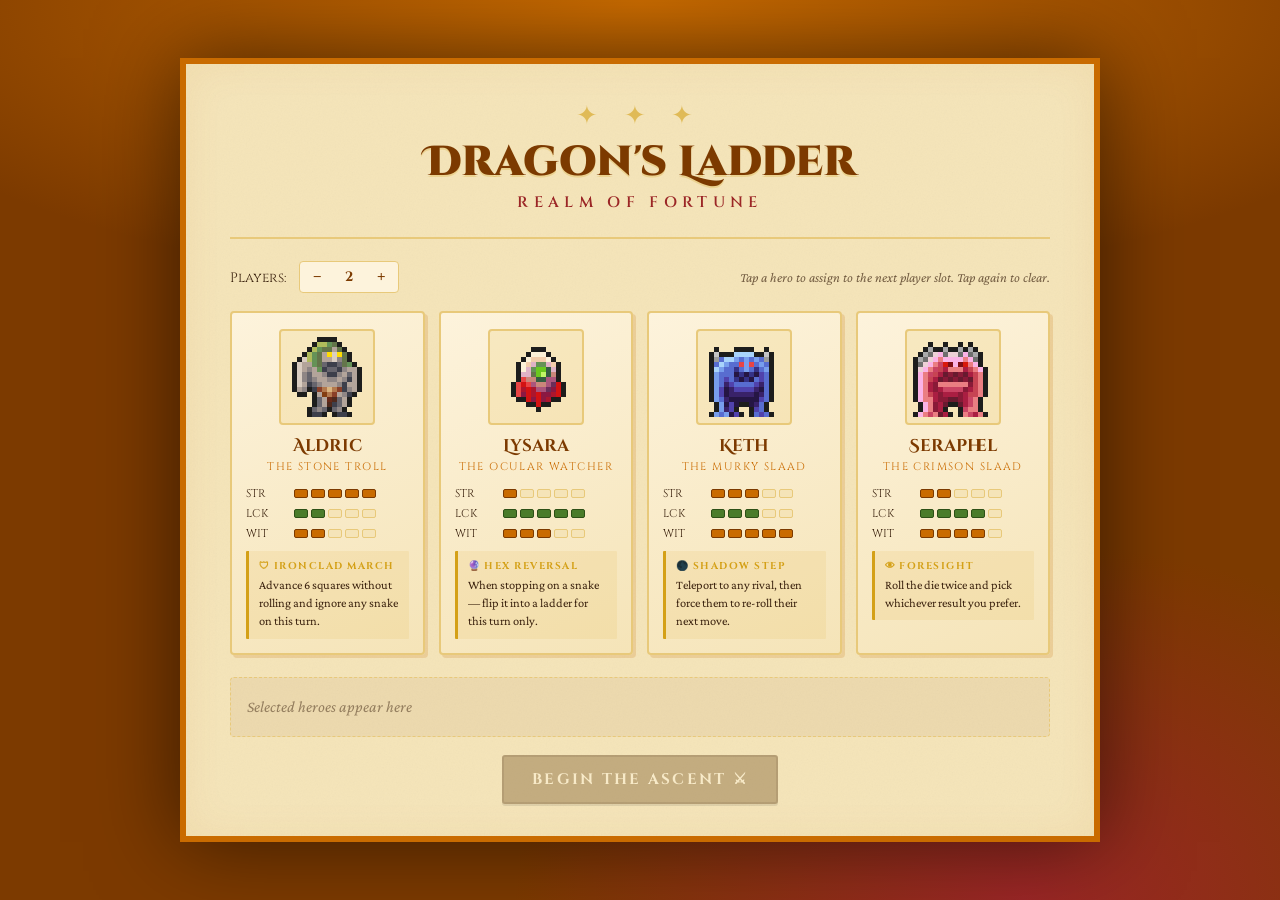
<file: index.html>
<!DOCTYPE html>
<html lang="en">
<head>
<meta charset="UTF-8">
<meta name="viewport" content="width=device-width, initial-scale=1.0">
<title>Dragon's Ladder — Realm of Fortune</title>
<link href="https://fonts.googleapis.com/css2?family=Cinzel+Decorative:wght@700;900&family=Cinzel:wght@400;600;700&family=Crimson+Pro:ital,wght@0,400;0,600;1,400&display=swap" rel="stylesheet">
<link rel="stylesheet" href="game.css">
</head>
<body>

<!-- ============ CHARACTER SELECT ============ -->
<div id="screen-select" class="screen active">
  <div class="select-frame">
    <div class="select-header">
      <span class="ornament">✦ ✦ ✦</span>
      <h1>Dragon's Ladder</h1>
      <h2>Realm of Fortune</h2>
    </div>

    <div class="select-meta">
      <label>Players:
        <span class="count-ctrl">
          <button data-count="-">−</button>
          <span id="player-count">2</span>
          <button data-count="+">+</button>
        </span>
      </label>
      <span class="hint">Tap a hero to assign to the next player slot. Tap again to clear.</span>
    </div>

    <div class="char-grid" id="char-grid"></div>

    <div class="select-roster" id="select-roster"></div>

    <button id="start-game" class="btn-primary" disabled>Begin the Ascent ⚔</button>
  </div>
</div>

<!-- ============ GAME ============ -->
<div id="screen-game" class="screen">

  <div class="game-layout">

    <!-- BOARD -->
    <div class="board-wrap">
      <div class="board-frame">
        <div class="board" id="board"></div>
        <svg class="board-overlay" id="overlay" viewBox="0 0 1000 1000" preserveAspectRatio="none"></svg>
        <div class="tokens" id="tokens"></div>
      </div>
      <div class="board-legend-row">
        <div class="lg"><span class="dot" style="background:#C8A14A;"></span>Plains</div>
        <div class="lg"><span class="dot" style="background:#4A7C2A;"></span>Forest</div>
        <div class="lg"><span class="dot" style="background:#9B2626;"></span>Peak</div>
        <div class="lg"><span class="dot" style="background:#5C4A9C;"></span>Sky</div>
        <div class="lg lg-sym"><span class="sym">⚡</span>Fortune</div>
        <div class="lg lg-sym"><span class="sym">💀</span>Curse</div>
        <div class="lg lg-sym"><span class="sym">🎲</span>Gamble</div>
        <div class="lg lg-sym"><span class="sym">⚔</span>Duel</div>
      </div>
    </div>

    <!-- SIDEBAR -->
    <aside class="side">

      <div class="active-player" id="active-player"></div>

      <button class="btn-info" id="info-btn" title="Rules & Reference">
        <span class="info-icon">ⓘ</span> Rules &amp; Reference
      </button>

      <div class="dice-block">
        <div class="dice" id="dice">
          <div class="dice-face" id="dice-face">?</div>
        </div>
        <button class="btn-primary" id="roll-btn">Roll D6</button>
        <button class="btn-ghost" id="reroll-btn" disabled>Re-roll (WIT)</button>
      </div>

      <div class="ability-block" id="ability-block"></div>

      <div class="roster" id="roster"></div>

      <div class="log-wrap">
        <h4>Chronicle</h4>
        <div class="log" id="log"></div>
      </div>
    </aside>
  </div>
</div>

<!-- ============ EVENT MODAL ============ -->
<div class="modal-shade" id="modal-shade">
  <div class="modal" id="modal">
    <div class="modal-banner" id="modal-banner">EVENT</div>
    <h3 id="modal-title">Event</h3>
    <p id="modal-body">…</p>
    <div class="modal-extra" id="modal-extra"></div>
    <div class="modal-buttons" id="modal-buttons"></div>
  </div>
</div>

<!-- ============ VICTORY ============ -->
<div class="modal-shade" id="victory-shade">
  <canvas id="confetti"></canvas>
  <div class="modal victory">
    <div class="victory-rays"></div>
    <div class="victory-crown">👑</div>
    <div class="victory-portrait">
      <img id="victory-sprite" alt="">
      <div class="victory-pedestal"></div>
    </div>
    <div class="victory-label">CHAMPION OF THE SKY TEMPLE</div>
    <h3 id="victory-name">Victor</h3>
    <p id="victory-title" class="victory-title">…</p>
    <p id="victory-sub" class="victory-sub">claims the dragon's blessing.</p>

    <div class="victory-stats" id="victory-stats"></div>

    <div class="victory-buttons">
      <button class="btn-primary" id="new-game-btn">⚔ New Game</button>
      <button class="btn-ghost" id="rematch-btn">↻ Rematch (same heroes)</button>
    </div>
  </div>
</div>

<!-- ============ INFO MODAL ============ -->
<div class="modal-shade" id="info-shade">
  <div class="modal info-modal">
    <button class="modal-close" id="info-close">✕</button>
    <div class="info-tabs">
      <button class="tab-btn active" data-tab="rules">📜 Rules</button>
      <button class="tab-btn" data-tab="heroes">⚔ Heroes</button>
      <button class="tab-btn" data-tab="events">⚡ Events</button>
      <button class="tab-btn" data-tab="board">🗺 Board</button>
    </div>
    <div class="info-body" id="info-body"></div>
  </div>
</div>

<!-- ============ CELL INFO MODAL ============ -->
<div class="modal-shade" id="cell-shade">
  <div class="modal cell-modal">
    <button class="modal-close" id="cell-close">✕</button>
    <div id="cell-body"></div>
  </div>
</div>

<!-- ============ CHARACTER SHEET MODAL ============ -->
<div class="modal-shade" id="sheet-shade">
  <div class="modal sheet-modal">
    <button class="modal-close" id="sheet-close">✕</button>
    <div id="sheet-body"></div>
  </div>
</div>

<script src="game.js"></script>
</body>
</html>
</file>
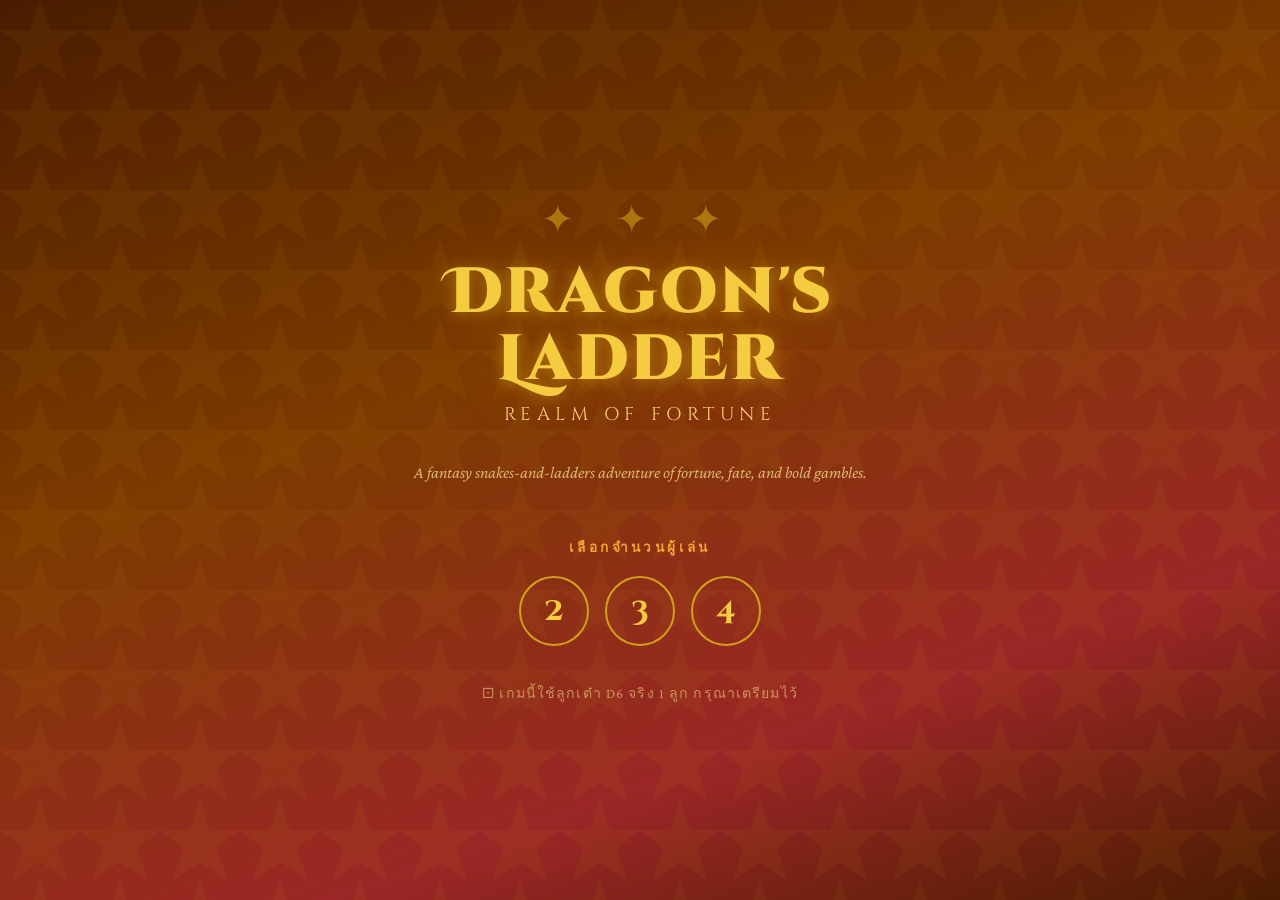
<file: dragon-ladder/index.html>
<!DOCTYPE html>
<html lang="th">
<head>
<meta charset="UTF-8">
<meta name="viewport" content="width=device-width, initial-scale=1.0">
<title>Dragon's Ladder — Realm of Fortune</title>
<link href="https://fonts.googleapis.com/css2?family=Cinzel+Decorative:wght@400;700;900&family=Cinzel:wght@400;600;700&family=Crimson+Pro:ital,wght@0,300;0,400;0,600;1,300;1,400&display=swap" rel="stylesheet">
<link rel="stylesheet" href="styles.css">
</head>
<body>

<!-- ═════ SCREEN 1: TITLE / PLAYER COUNT ═════ -->
<section id="screen-title" class="screen active">
  <div class="title-bg"></div>
  <div class="title-content">
    <span class="ornament">✦ ✦ ✦</span>
    <h1>Dragon's Ladder</h1>
    <h2>Realm of Fortune</h2>
    <p class="tagline">
      A fantasy snakes-and-ladders adventure of fortune, fate, and bold gambles.
    </p>

    <div class="player-count">
      <h3>เลือกจำนวนผู้เล่น</h3>
      <div class="count-buttons">
        <button class="count-btn" data-count="2">2</button>
        <button class="count-btn" data-count="3">3</button>
        <button class="count-btn" data-count="4">4</button>
      </div>
    </div>

    <p class="hint">⚀ เกมนี้ใช้ลูกเต๋า D6 จริง 1 ลูก กรุณาเตรียมไว้</p>
  </div>
</section>

<!-- ═════ SCREEN 2: CHARACTER SELECT ═════ -->
<section id="screen-select" class="screen">
  <div class="select-header">
    <h2>เลือกตัวละคร</h2>
    <p>ผู้เล่น <span id="select-player-num">1</span> / <span id="select-player-total">2</span></p>
  </div>

  <div id="char-grid" class="char-select-grid">
    <!-- populated by JS -->
  </div>

  <div class="select-footer">
    <button id="confirm-char" class="btn-primary" disabled>ยืนยันตัวละคร</button>
  </div>
</section>

<!-- ═════ SCREEN 3: BOARD / GAME ═════ -->
<section id="screen-game" class="screen">
  <div class="game-layout">

    <aside class="players-panel" id="players-panel">
      <!-- player cards rendered here -->
    </aside>

    <div class="board-wrap">
      <div class="board-frame">
        <div id="board" class="board"></div>
      </div>

      <div class="turn-bar">
        <div class="turn-info">
          <span class="turn-label">เทิร์นของ</span>
          <span class="turn-name" id="turn-name">—</span>
        </div>
        <div class="dice-input">
          <label>ทอด D6 จริง แล้วป้อนผล:</label>
          <div class="dice-buttons">
            <button class="dice-btn" data-roll="1">1</button>
            <button class="dice-btn" data-roll="2">2</button>
            <button class="dice-btn" data-roll="3">3</button>
            <button class="dice-btn" data-roll="4">4</button>
            <button class="dice-btn" data-roll="5">5</button>
            <button class="dice-btn" data-roll="6">6</button>
          </div>
        </div>
      </div>
    </div>

  </div>
</section>

<!-- ═════ MODAL: EVENT / DUEL / ABILITY ═════ -->
<div id="modal-overlay" class="modal-overlay">
  <div class="modal" id="modal">
    <div class="modal-header">
      <span class="modal-icon" id="modal-icon">⚡</span>
      <h3 id="modal-title">Event</h3>
    </div>
    <div class="modal-body" id="modal-body">
      <!-- content -->
    </div>
    <div class="modal-actions" id="modal-actions">
      <!-- buttons -->
    </div>
  </div>
</div>

<!-- ═════ LOG ═════ -->
<div id="log-toggle" class="log-toggle">📜</div>
<div id="log-panel" class="log-panel">
  <div class="log-header">
    <h4>บันทึกเหตุการณ์</h4>
    <button id="log-close">✕</button>
  </div>
  <div id="log-body" class="log-body"></div>
</div>

<!-- ═════ VICTORY ═════ -->
<section id="screen-victory" class="screen">
  <div class="victory-content">
    <span class="ornament">✦ ✦ ✦</span>
    <h1 id="victory-name">ผู้เล่น 1</h1>
    <h2>คือผู้ครองอาณาจักร!</h2>
    <p class="tagline">Realm of Fortune หมอบกราบบุคคลผู้กล้าหาญ</p>
    <button class="btn-primary" id="play-again">เล่นใหม่</button>
  </div>
</section>

<script src="data.js"></script>
<script src="game.js"></script>
</body>
</html>
</file>
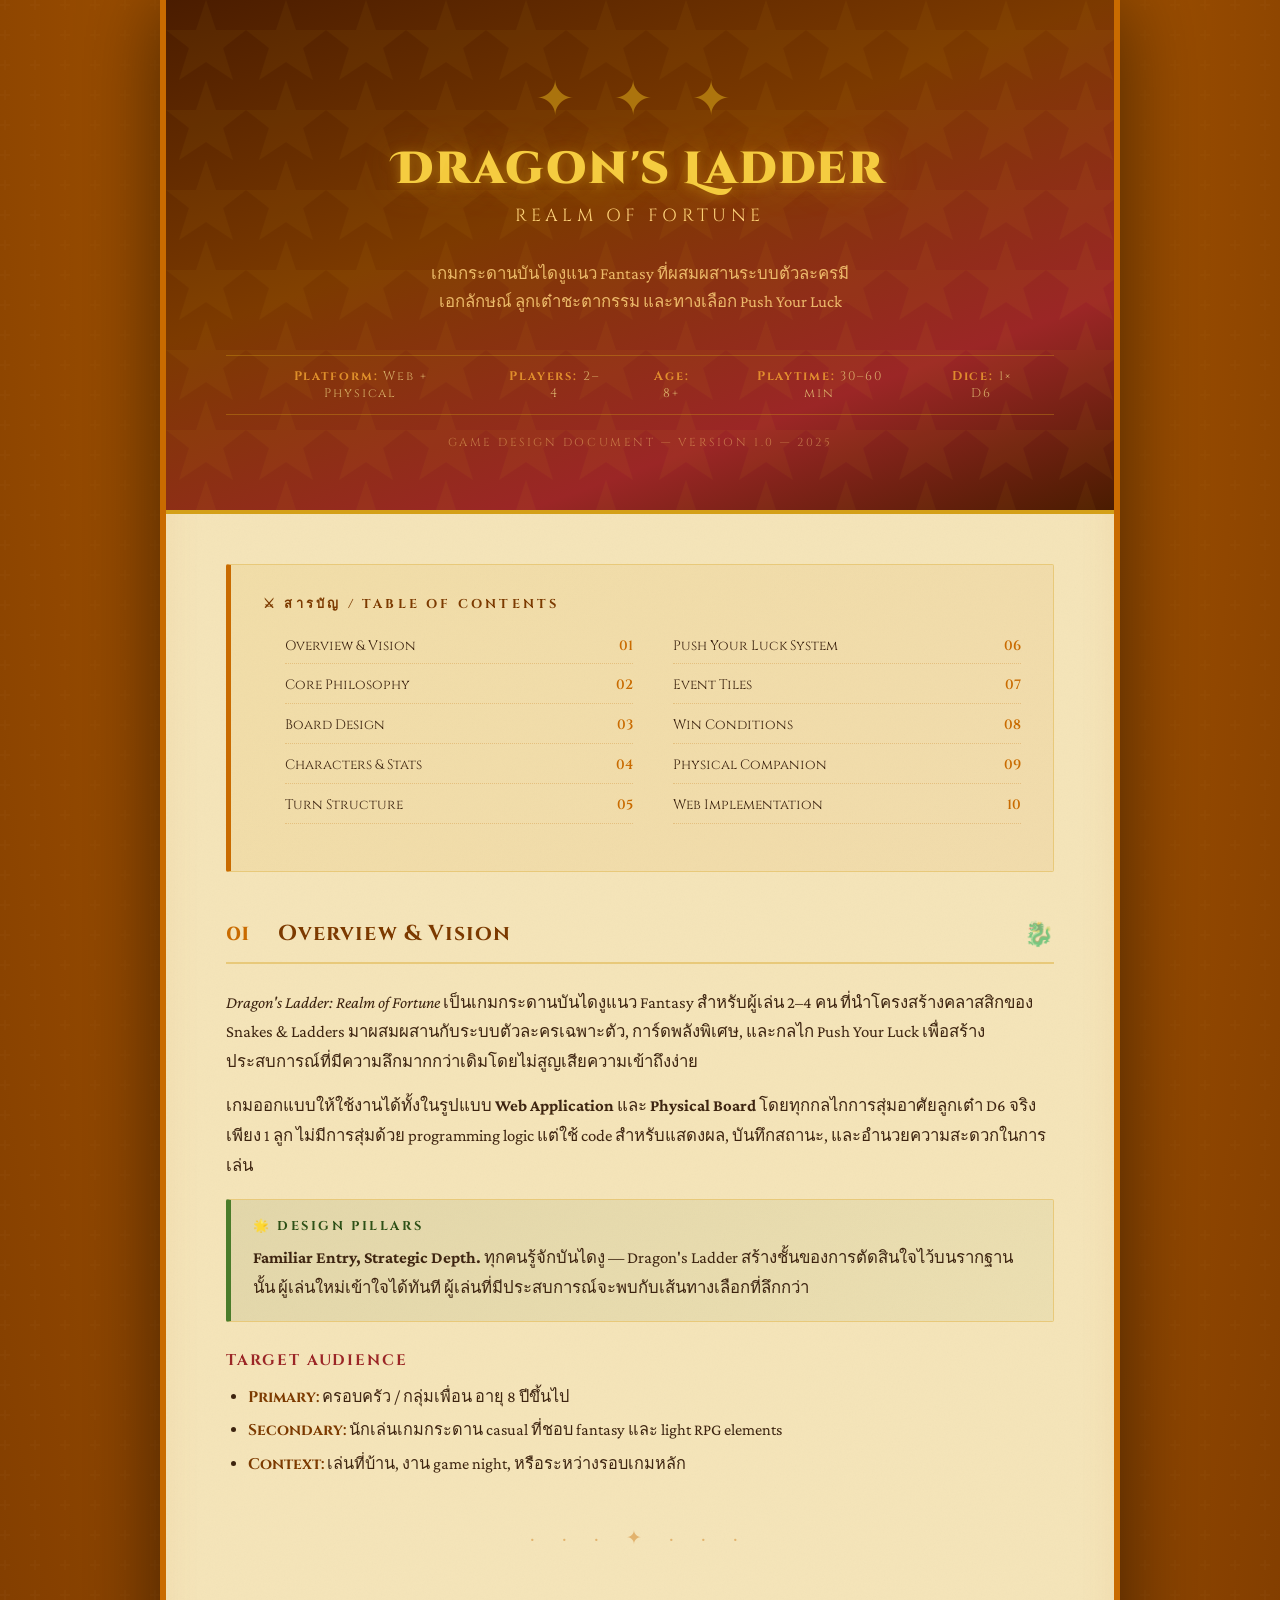
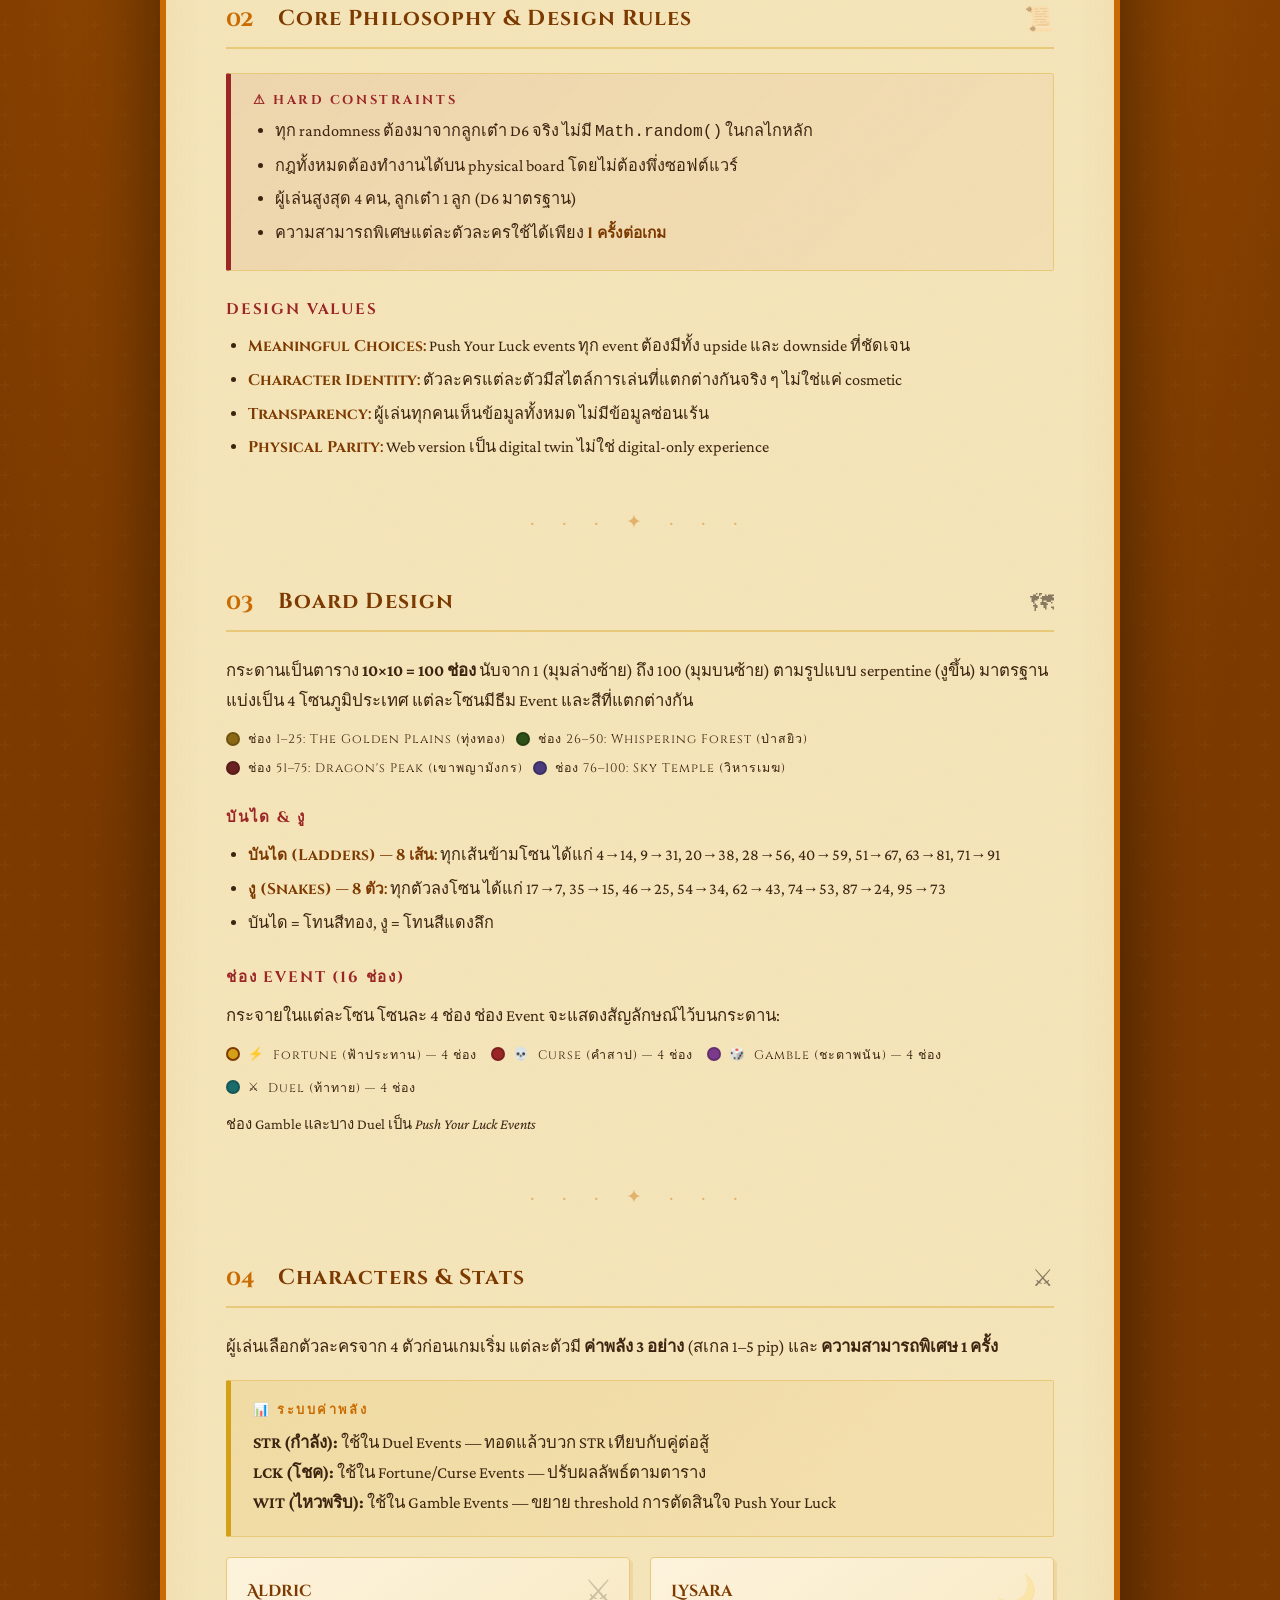
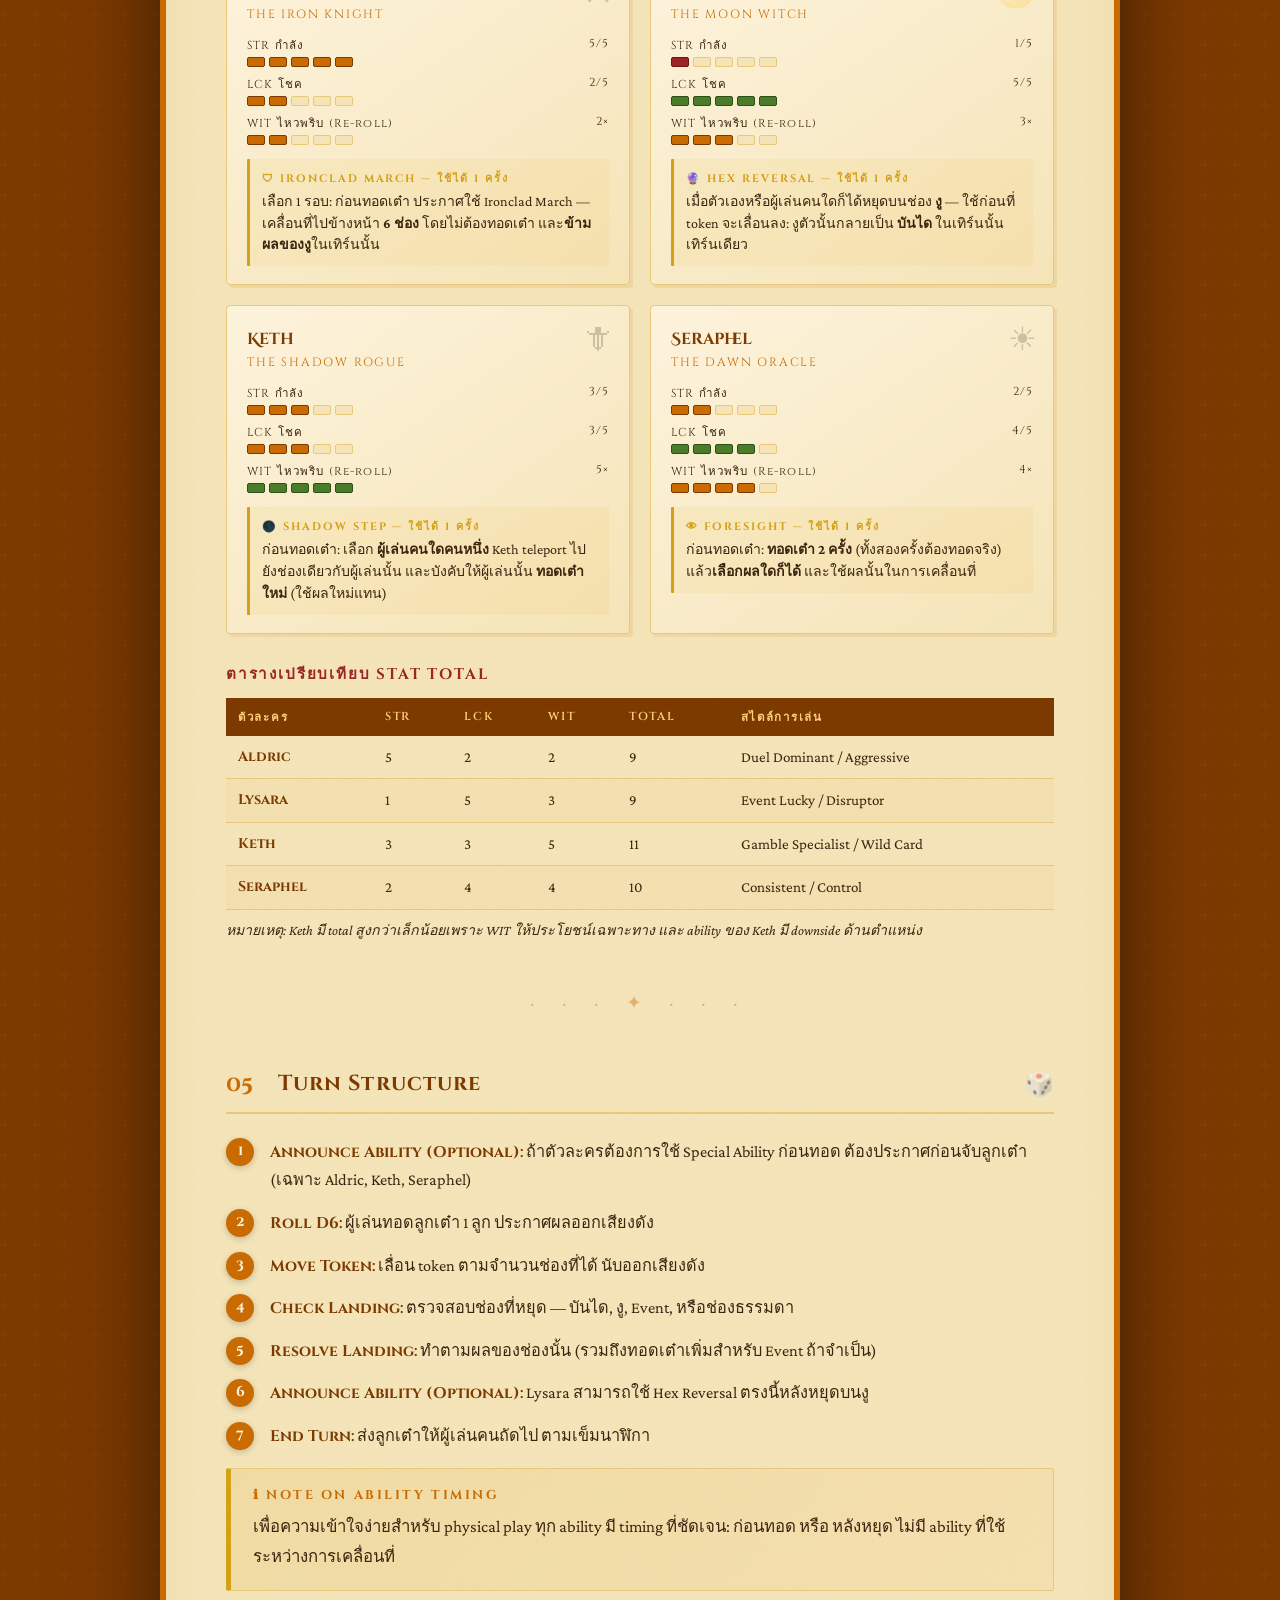
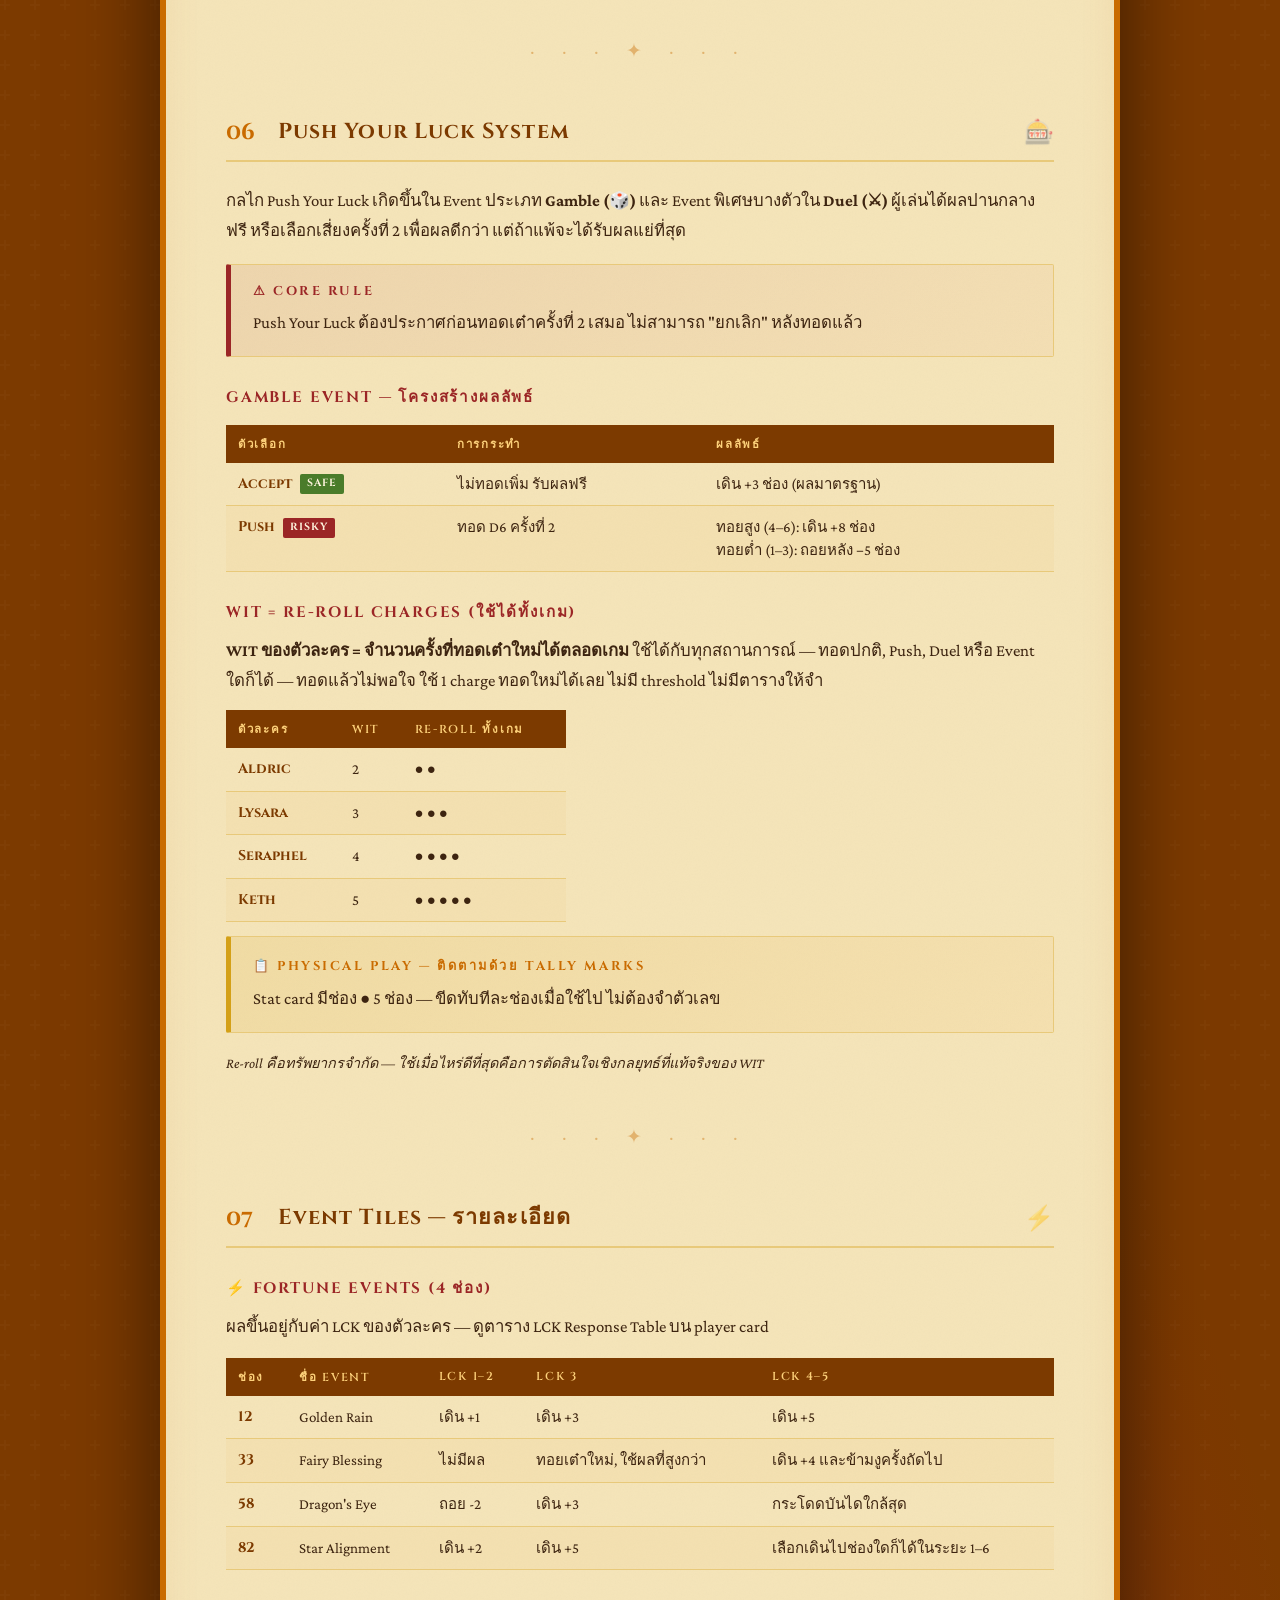
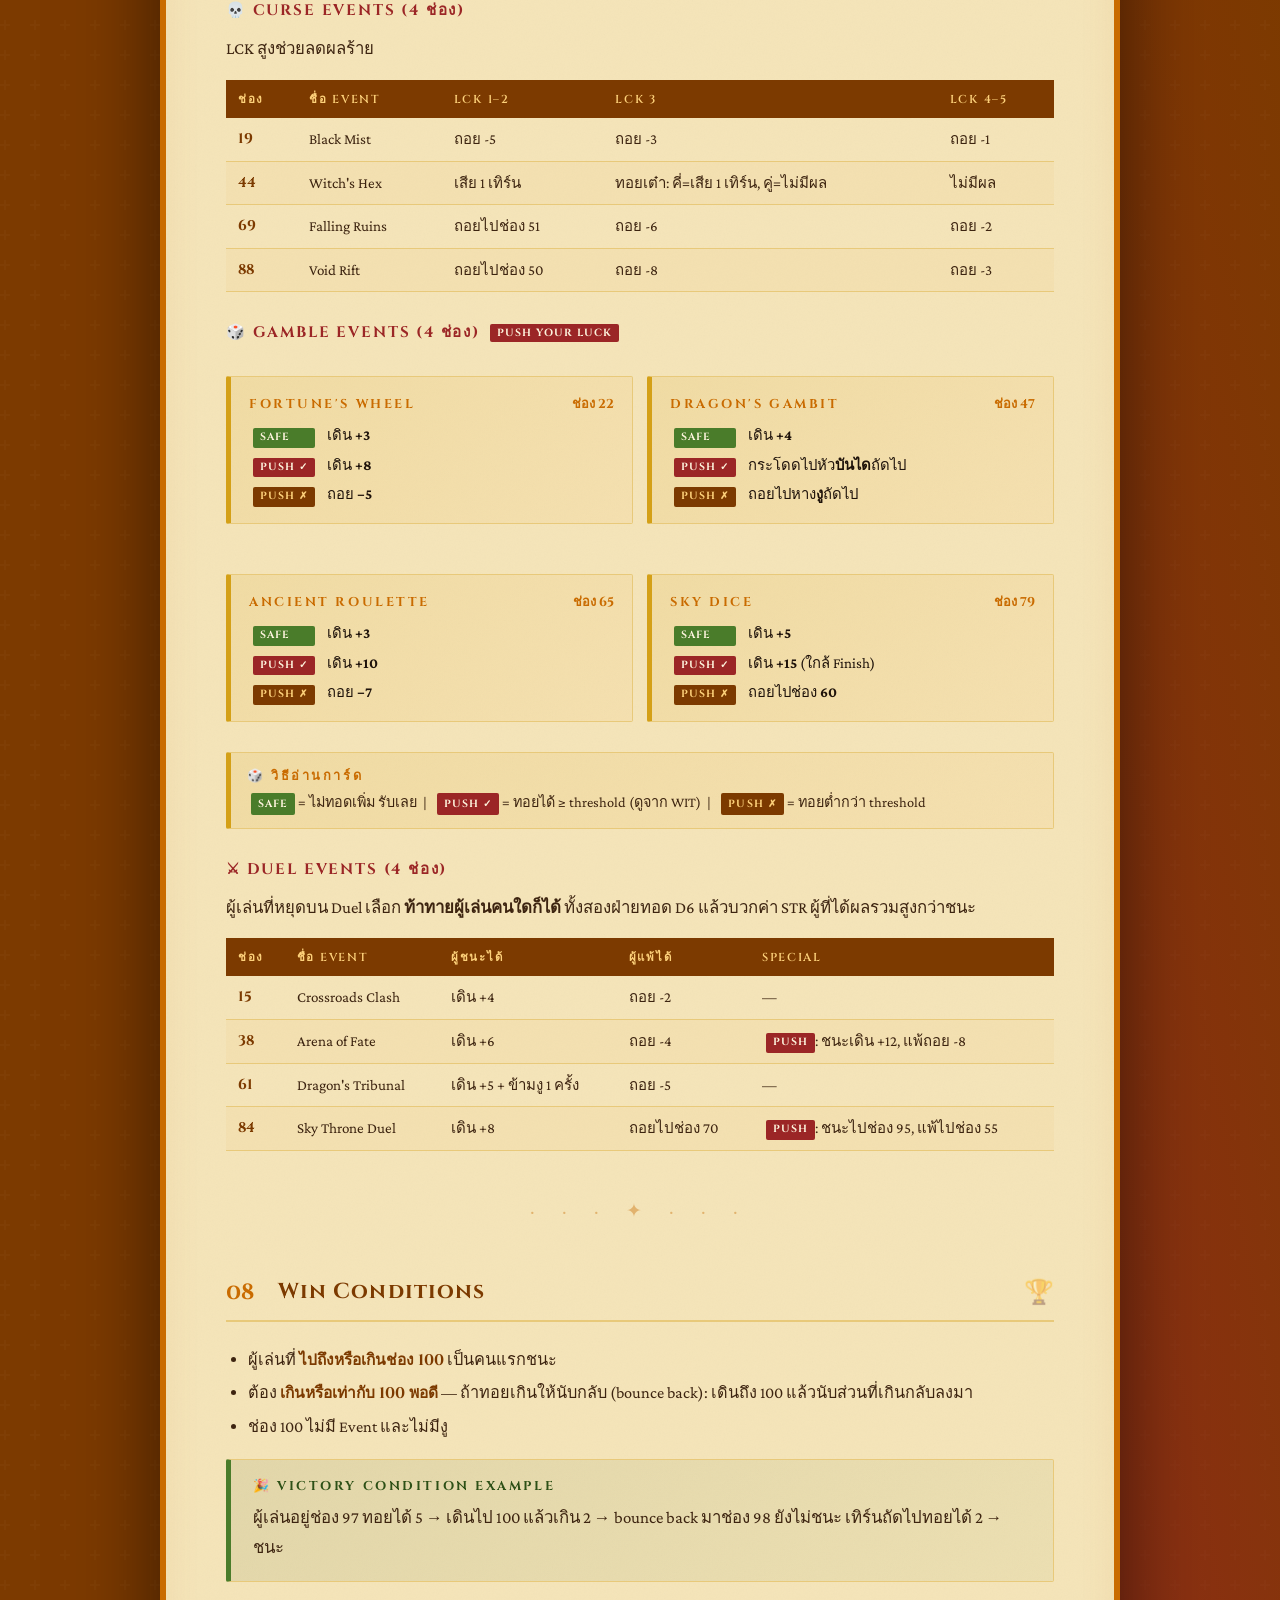
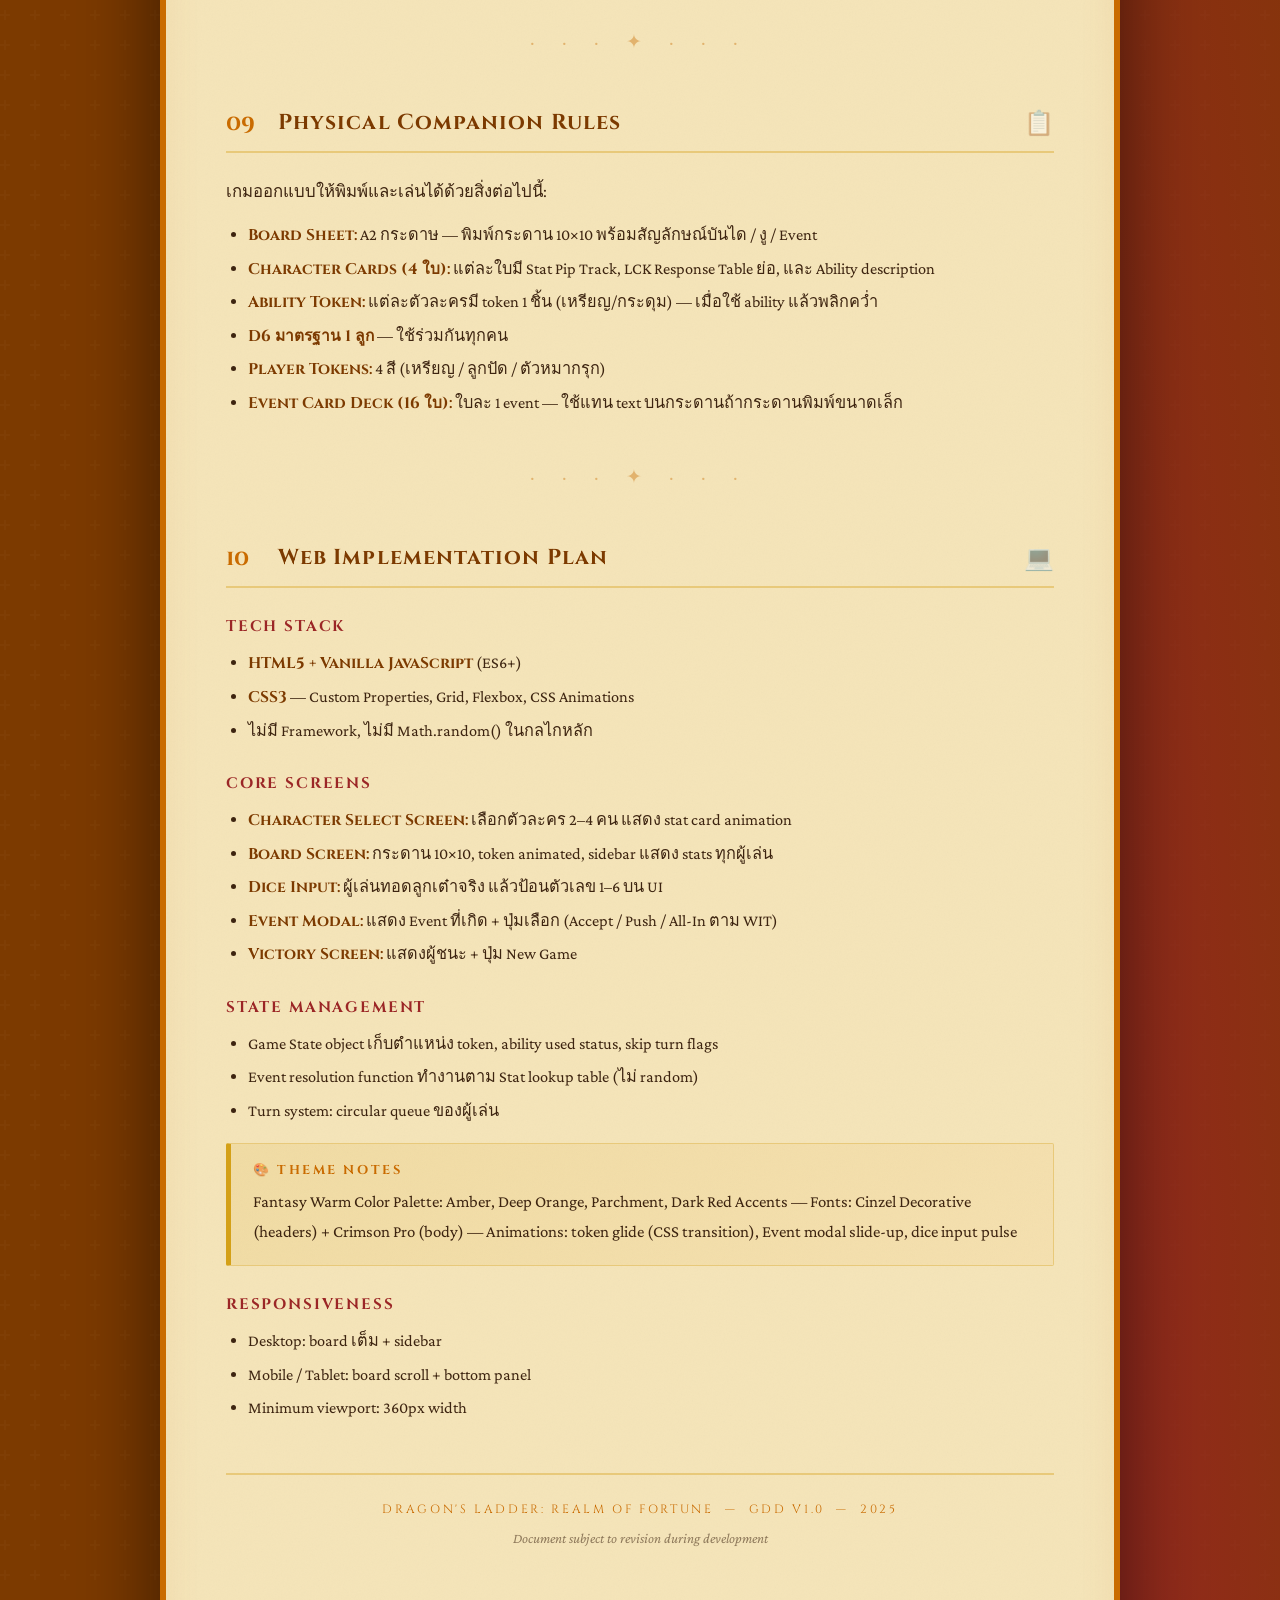
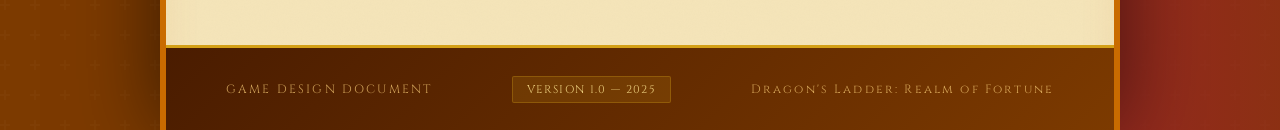
<file: GDD_DragonLadder.html>
<!DOCTYPE html>
<html lang="th">
<head>
<meta charset="UTF-8">
<meta name="viewport" content="width=device-width, initial-scale=1.0">
<title>GDD — Dragon's Ladder: Realm of Fortune</title>
<link href="https://fonts.googleapis.com/css2?family=Cinzel+Decorative:wght@400;700;900&family=Cinzel:wght@400;600;700&family=Crimson+Pro:ital,wght@0,300;0,400;0,600;1,300;1,400&display=swap" rel="stylesheet">
<style>
  :root {
    --amber-deep:    #7C3A00;
    --amber:         #C96B00;
    --amber-light:   #F4A532;
    --amber-pale:    #FDD17A;
    --cream:         #FDF3DC;
    --parchment:     #F5E4B8;
    --parchment-dark:#E8C97A;
    --warm-red:      #9B2626;
    --warm-red-light:#D44F2E;
    --forest:        #2D5016;
    --forest-light:  #4A7C2A;
    --ink:           #1E120A;
    --ink-soft:      #3D2410;
    --gold:          #D4A017;
    --gold-bright:   #F5CC40;
    --shadow:        rgba(30,18,10,0.18);
  }

  *, *::before, *::after { box-sizing: border-box; margin: 0; padding: 0; }

  body {
    font-family: 'Crimson Pro', Georgia, serif;
    background-color: var(--amber-deep);
    background-image:
      radial-gradient(ellipse 120% 60% at 50% 0%, #C96B00 0%, transparent 55%),
      radial-gradient(ellipse 80% 80% at 80% 100%, #9B2626 0%, transparent 50%),
      url("data:image/svg+xml,%3Csvg width='60' height='60' viewBox='0 0 60 60' xmlns='http://www.w3.org/2000/svg'%3E%3Cg fill='none' fill-rule='evenodd'%3E%3Cg fill='%23ffffff' fill-opacity='0.02'%3E%3Cpath d='M36 34v-4h-2v4h-4v2h4v4h2v-4h4v-2h-4zm0-30V0h-2v4h-4v2h4v4h2V6h4V4h-4zM6 34v-4H4v4H0v2h4v4h2v-4h4v-2H6zM6 4V0H4v4H0v2h4v4h2V6h4V4H6z'/%3E%3C/g%3E%3C/g%3E%3C/svg%3E");
    min-height: 100vh;
    padding: 0;
    color: var(--ink);
  }

  /* ── PAGE WRAPPER ── */
  .page {
    max-width: 960px;
    margin: 0 auto;
    background: var(--parchment);
    background-image:
      url("data:image/svg+xml,%3Csvg xmlns='http://www.w3.org/2000/svg' width='300' height='300'%3E%3Cfilter id='noise'%3E%3CfeTurbulence type='fractalNoise' baseFrequency='0.65' numOctaves='3' stitchTiles='stitch'/%3E%3CfeColorMatrix type='saturate' values='0'/%3E%3C/filter%3E%3Crect width='300' height='300' filter='url(%23noise)' opacity='0.04'/%3E%3C/svg%3E");
    border-left: 6px solid var(--amber);
    border-right: 6px solid var(--amber);
    box-shadow: 0 0 80px rgba(0,0,0,0.55), inset 0 0 40px rgba(200,120,0,0.07);
    position: relative;
  }

  /* ── COVER ── */
  .cover {
    background: linear-gradient(160deg, #4A1C00 0%, #7C3A00 40%, #9B2626 75%, #4A1C00 100%);
    padding: 70px 60px 60px;
    text-align: center;
    border-bottom: 4px solid var(--gold);
    position: relative;
    overflow: hidden;
  }
  .cover::before {
    content: '';
    position: absolute; inset: 0;
    background-image: url("data:image/svg+xml,%3Csvg width='80' height='80' viewBox='0 0 80 80' xmlns='http://www.w3.org/2000/svg'%3E%3Cg fill='%23D4A017' fill-opacity='0.06'%3E%3Cpath d='M40 0L50 30H80L57 48L67 80L40 62L13 80L23 48L0 30H30L40 0Z'/%3E%3C/g%3E%3C/svg%3E");
    pointer-events: none;
  }
  .cover-ornament {
    font-size: 3rem;
    letter-spacing: 0.3em;
    color: var(--gold);
    opacity: 0.6;
    margin-bottom: 18px;
    display: block;
  }
  .cover h1 {
    font-family: 'Cinzel Decorative', serif;
    font-size: 2.8rem;
    font-weight: 900;
    color: var(--gold-bright);
    text-shadow: 0 2px 12px rgba(212,160,23,0.5), 0 0 40px rgba(244,165,50,0.3);
    line-height: 1.15;
    letter-spacing: 0.04em;
    margin-bottom: 8px;
  }
  .cover h2 {
    font-family: 'Cinzel', serif;
    font-size: 1.1rem;
    font-weight: 400;
    color: var(--amber-pale);
    letter-spacing: 0.25em;
    text-transform: uppercase;
    margin-bottom: 32px;
  }
  .cover-meta {
    display: inline-flex; gap: 40px;
    font-family: 'Cinzel', serif;
    font-size: 0.78rem;
    color: var(--parchment-dark);
    letter-spacing: 0.15em;
    border-top: 1px solid rgba(212,160,23,0.35);
    border-bottom: 1px solid rgba(212,160,23,0.35);
    padding: 12px 30px;
    margin-top: 10px;
  }
  .cover-meta span { opacity: 0.8; }
  .cover-meta strong { color: var(--amber-light); }

  /* ── BODY CONTENT ── */
  .content {
    padding: 0 60px 70px;
  }

  /* ── TOC ── */
  .toc {
    background: linear-gradient(135deg, rgba(212,160,23,0.1) 0%, rgba(196,107,0,0.07) 100%);
    border: 1px solid var(--parchment-dark);
    border-left: 5px solid var(--amber);
    margin: 50px 0 0;
    padding: 28px 32px;
    border-radius: 2px;
  }
  .toc h3 {
    font-family: 'Cinzel', serif;
    font-size: 0.8rem;
    letter-spacing: 0.25em;
    text-transform: uppercase;
    color: var(--amber-deep);
    margin-bottom: 16px;
  }
  .toc ol {
    list-style: none;
    columns: 2;
    column-gap: 40px;
  }
  .toc li {
    font-family: 'Cinzel', serif;
    font-size: 0.85rem;
    color: var(--ink-soft);
    padding: 5px 0;
    border-bottom: 1px dotted rgba(196,107,0,0.25);
    display: flex; justify-content: space-between;
  }
  .toc li span { color: var(--amber); font-weight: 600; }

  /* ── SECTION ── */
  section { margin-top: 56px; }
  section:first-of-type { margin-top: 48px; }

  .section-header {
    display: flex; align-items: center; gap: 16px;
    margin-bottom: 24px;
    border-bottom: 2px solid var(--parchment-dark);
    padding-bottom: 14px;
  }
  .section-num {
    font-family: 'Cinzel Decorative', serif;
    font-size: 1.4rem;
    font-weight: 700;
    color: var(--amber);
    line-height: 1;
    min-width: 36px;
  }
  .section-title {
    font-family: 'Cinzel', serif;
    font-size: 1.35rem;
    font-weight: 700;
    color: var(--amber-deep);
    letter-spacing: 0.05em;
    line-height: 1.2;
  }
  .section-icon {
    margin-left: auto;
    font-size: 1.5rem;
    opacity: 0.5;
  }

  h3.sub {
    font-family: 'Cinzel', serif;
    font-size: 0.95rem;
    font-weight: 700;
    color: var(--warm-red);
    letter-spacing: 0.12em;
    text-transform: uppercase;
    margin: 28px 0 12px;
  }

  p {
    font-size: 1.05rem;
    line-height: 1.78;
    color: var(--ink-soft);
    margin-bottom: 14px;
  }

  ul, ol {
    padding-left: 22px;
    margin-bottom: 14px;
  }
  li {
    font-size: 1.02rem;
    line-height: 1.75;
    color: var(--ink-soft);
    margin-bottom: 5px;
  }
  li strong {
    color: var(--amber-deep);
    font-family: 'Cinzel', serif;
    font-size: 0.95em;
  }

  /* ── CALLOUT BOX ── */
  .callout {
    background: linear-gradient(135deg, rgba(212,160,23,0.13) 0%, rgba(244,165,50,0.07) 100%);
    border: 1px solid var(--parchment-dark);
    border-left: 5px solid var(--gold);
    padding: 18px 22px;
    border-radius: 2px;
    margin: 18px 0;
  }
  .callout.red {
    background: linear-gradient(135deg, rgba(155,38,38,0.08) 0%, rgba(212,79,46,0.04) 100%);
    border-left-color: var(--warm-red);
  }
  .callout.green {
    background: linear-gradient(135deg, rgba(45,80,22,0.09) 0%, rgba(74,124,42,0.05) 100%);
    border-left-color: var(--forest-light);
  }
  .callout p { margin-bottom: 0; }
  .callout-title {
    font-family: 'Cinzel', serif;
    font-size: 0.8rem;
    letter-spacing: 0.2em;
    text-transform: uppercase;
    margin-bottom: 8px;
    color: var(--amber);
    font-weight: 700;
  }
  .callout.red .callout-title { color: var(--warm-red); }
  .callout.green .callout-title { color: var(--forest); }

  /* ── CHARACTER CARDS ── */
  .char-grid {
    display: grid;
    grid-template-columns: 1fr 1fr;
    gap: 20px;
    margin-top: 20px;
  }
  .char-card {
    background: linear-gradient(145deg, var(--cream) 0%, var(--parchment) 100%);
    border: 1.5px solid var(--parchment-dark);
    border-radius: 4px;
    padding: 22px 20px 18px;
    position: relative;
    box-shadow: 3px 3px 0 rgba(196,107,0,0.12);
  }
  .char-card::before {
    content: attr(data-icon);
    position: absolute; top: 14px; right: 16px;
    font-size: 2rem; opacity: 0.2;
  }
  .char-name {
    font-family: 'Cinzel Decorative', serif;
    font-size: 1rem;
    font-weight: 700;
    color: var(--amber-deep);
    margin-bottom: 4px;
  }
  .char-title {
    font-family: 'Cinzel', serif;
    font-size: 0.75rem;
    letter-spacing: 0.15em;
    color: var(--amber);
    text-transform: uppercase;
    margin-bottom: 14px;
  }
  .stat-bar { margin-bottom: 8px; }
  .stat-label {
    font-family: 'Cinzel', serif;
    font-size: 0.72rem;
    letter-spacing: 0.1em;
    color: var(--ink-soft);
    margin-bottom: 3px;
    display: flex; justify-content: space-between;
  }
  .stat-track {
    display: flex; gap: 4px;
  }
  .stat-pip {
    width: 18px; height: 10px;
    border-radius: 2px;
    border: 1.5px solid var(--parchment-dark);
    background: var(--parchment);
  }
  .stat-pip.filled { background: var(--amber); border-color: var(--amber-deep); }
  .stat-pip.filled.red { background: var(--warm-red); border-color: #7C1010; }
  .stat-pip.filled.green { background: var(--forest-light); border-color: var(--forest); }

  .char-ability {
    margin-top: 14px;
    padding: 10px 12px;
    background: rgba(212,160,23,0.08);
    border-left: 3px solid var(--gold);
    border-radius: 1px;
  }
  .ability-label {
    font-family: 'Cinzel', serif;
    font-size: 0.68rem;
    letter-spacing: 0.18em;
    text-transform: uppercase;
    color: var(--gold);
    font-weight: 700;
    margin-bottom: 4px;
  }
  .ability-text {
    font-size: 0.88rem;
    color: var(--ink-soft);
    line-height: 1.55;
  }

  /* ── EVENT TABLE ── */
  .event-table {
    width: 100%;
    border-collapse: collapse;
    margin-top: 16px;
    font-size: 0.94rem;
  }
  .event-table thead tr {
    background: var(--amber-deep);
  }
  .event-table thead th {
    font-family: 'Cinzel', serif;
    font-size: 0.72rem;
    letter-spacing: 0.15em;
    text-transform: uppercase;
    color: var(--amber-pale);
    padding: 10px 12px;
    text-align: left;
    font-weight: 600;
  }
  .event-table tbody tr {
    border-bottom: 1px solid var(--parchment-dark);
  }
  .event-table tbody tr:nth-child(even) {
    background: rgba(212,160,23,0.05);
  }
  .event-table tbody td {
    padding: 10px 12px;
    color: var(--ink-soft);
    vertical-align: top;
    line-height: 1.5;
  }
  .event-table td:first-child {
    font-family: 'Cinzel', serif;
    font-weight: 700;
    font-size: 0.88rem;
    color: var(--amber-deep);
    white-space: nowrap;
  }

  .badge {
    display: inline-block;
    font-family: 'Cinzel', serif;
    font-size: 0.65rem;
    letter-spacing: 0.1em;
    text-transform: uppercase;
    padding: 2px 7px;
    border-radius: 2px;
    font-weight: 700;
    vertical-align: middle;
    margin-left: 4px;
  }
  .badge.pyl { background: var(--warm-red); color: var(--cream); }
  .badge.good { background: var(--forest-light); color: var(--cream); }
  .badge.bad { background: var(--amber-deep); color: var(--amber-pale); }
  .badge.neut { background: #6B6040; color: var(--cream); }

  /* ── BOARD SECTION ── */
  .board-legend {
    display: flex; flex-wrap: wrap; gap: 10px;
    margin: 14px 0;
  }
  .legend-item {
    display: flex; align-items: center; gap: 8px;
    font-family: 'Cinzel', serif;
    font-size: 0.78rem;
    color: var(--ink-soft);
    letter-spacing: 0.08em;
  }
  .legend-dot {
    width: 14px; height: 14px;
    border-radius: 50%;
    border: 2px solid rgba(0,0,0,0.2);
    flex-shrink: 0;
  }

  /* ── FLOW ── */
  .flow-steps {
    counter-reset: flow;
    list-style: none;
    padding: 0;
  }
  .flow-steps li {
    counter-increment: flow;
    display: flex; gap: 16px;
    margin-bottom: 14px;
    position: relative;
  }
  .flow-steps li::before {
    content: counter(flow);
    font-family: 'Cinzel Decorative', serif;
    font-size: 0.85rem;
    font-weight: 700;
    color: var(--cream);
    background: var(--amber);
    border-radius: 50%;
    width: 28px; height: 28px;
    display: flex; align-items: center; justify-content: center;
    flex-shrink: 0;
    box-shadow: 0 2px 6px rgba(0,0,0,0.2);
  }

  /* ── DIVIDER ── */
  .ornament-divider {
    text-align: center;
    margin: 48px 0 0;
    color: var(--amber);
    font-size: 1.2rem;
    letter-spacing: 0.6em;
    opacity: 0.4;
  }

  /* ── FOOTER ── */
  .page-footer {
    background: linear-gradient(135deg, #4A1C00, #7C3A00);
    padding: 28px 60px;
    display: flex; justify-content: space-between; align-items: center;
    border-top: 3px solid var(--gold);
  }
  .page-footer p {
    font-family: 'Cinzel', serif;
    font-size: 0.75rem;
    letter-spacing: 0.18em;
    color: var(--amber-pale);
    margin: 0;
    opacity: 0.7;
  }
  .version-badge {
    font-family: 'Cinzel', serif;
    font-size: 0.7rem;
    letter-spacing: 0.12em;
    color: var(--parchment-dark);
    background: rgba(212,160,23,0.15);
    border: 1px solid rgba(212,160,23,0.3);
    padding: 5px 14px;
    border-radius: 2px;
  }

  @media (max-width: 700px) {
    .content { padding: 0 24px 50px; }
    .cover { padding: 50px 24px 40px; }
    .cover h1 { font-size: 1.8rem; }
    .char-grid { grid-template-columns: 1fr; }
    .toc ol { columns: 1; }
    .page-footer { flex-direction: column; gap: 10px; text-align: center; }
    .cover-meta { flex-direction: column; gap: 8px; }
  }
</style>
</head>
<body>
<div class="page">

  <!-- ═══════════════ COVER ═══════════════ -->
  <div class="cover">
    <span class="cover-ornament">✦ ✦ ✦</span>
    <h1>Dragon's Ladder</h1>
    <h2>Realm of Fortune</h2>
    <p style="font-family:'Crimson Pro',serif;font-size:1.05rem;color:var(--amber-pale);max-width:480px;margin:0 auto 28px;line-height:1.7;opacity:0.85;">
      เกมกระดานบันไดงูแนว Fantasy ที่ผสมผสานระบบตัวละครมีเอกลักษณ์ ลูกเต๋าชะตากรรม และทางเลือก Push Your Luck
    </p>
    <div class="cover-meta">
      <span><strong>Platform:</strong> Web + Physical</span>
      <span><strong>Players:</strong> 2–4</span>
      <span><strong>Age:</strong> 8+</span>
      <span><strong>Playtime:</strong> 30–60 min</span>
      <span><strong>Dice:</strong> 1× D6</span>
    </div>
    <div style="margin-top:20px;font-family:'Cinzel',serif;font-size:0.72rem;letter-spacing:0.22em;color:rgba(253,209,122,0.45);">
      GAME DESIGN DOCUMENT — VERSION 1.0 — 2025
    </div>
  </div>

  <!-- ═══════════════ CONTENT ═══════════════ -->
  <div class="content">

    <!-- TOC -->
    <div class="toc">
      <h3>⚔ สารบัญ / Table of Contents</h3>
      <ol>
        <li>Overview & Vision <span>01</span></li>
        <li>Core Philosophy <span>02</span></li>
        <li>Board Design <span>03</span></li>
        <li>Characters & Stats <span>04</span></li>
        <li>Turn Structure <span>05</span></li>
        <li>Push Your Luck System <span>06</span></li>
        <li>Event Tiles <span>07</span></li>
        <li>Win Conditions <span>08</span></li>
        <li>Physical Companion <span>09</span></li>
        <li>Web Implementation <span>10</span></li>
      </ol>
    </div>

    <!-- ─── 1. OVERVIEW ─── -->
    <section id="s1">
      <div class="section-header">
        <div class="section-num">01</div>
        <div class="section-title">Overview & Vision</div>
        <div class="section-icon">🐉</div>
      </div>
      <p>
        <em>Dragon's Ladder: Realm of Fortune</em> เป็นเกมกระดานบันไดงูแนว Fantasy สำหรับผู้เล่น 2–4 คน ที่นำโครงสร้างคลาสสิกของ Snakes & Ladders มาผสมผสานกับระบบตัวละครเฉพาะตัว, การ์ดพลังพิเศษ, และกลไก Push Your Luck เพื่อสร้างประสบการณ์ที่มีความลึกมากกว่าเดิมโดยไม่สูญเสียความเข้าถึงง่าย
      </p>
      <p>
        เกมออกแบบให้ใช้งานได้ทั้งในรูปแบบ <strong>Web Application</strong> และ <strong>Physical Board</strong> โดยทุกกลไกการสุ่มอาศัยลูกเต๋า D6 จริงเพียง 1 ลูก ไม่มีการสุ่มด้วย programming logic แต่ใช้ code สำหรับแสดงผล, บันทึกสถานะ, และอำนวยความสะดวกในการเล่น
      </p>
      <div class="callout green">
        <div class="callout-title">🌟 Design Pillars</div>
        <p><strong>Familiar Entry, Strategic Depth.</strong> ทุกคนรู้จักบันไดงู — Dragon's Ladder สร้างชั้นของการตัดสินใจไว้บนรากฐานนั้น ผู้เล่นใหม่เข้าใจได้ทันที ผู้เล่นที่มีประสบการณ์จะพบกับเส้นทางเลือกที่ลึกกว่า</p>
      </div>

      <h3 class="sub">Target Audience</h3>
      <ul>
        <li><strong>Primary:</strong> ครอบครัว / กลุ่มเพื่อน อายุ 8 ปีขึ้นไป</li>
        <li><strong>Secondary:</strong> นักเล่นเกมกระดาน casual ที่ชอบ fantasy และ light RPG elements</li>
        <li><strong>Context:</strong> เล่นที่บ้าน, งาน game night, หรือระหว่างรอบเกมหลัก</li>
      </ul>
    </section>

    <div class="ornament-divider">· · · ✦ · · ·</div>

    <!-- ─── 2. PHILOSOPHY ─── -->
    <section id="s2">
      <div class="section-header">
        <div class="section-num">02</div>
        <div class="section-title">Core Philosophy & Design Rules</div>
        <div class="section-icon">📜</div>
      </div>

      <div class="callout red">
        <div class="callout-title">⚠ Hard Constraints</div>
        <ul style="margin-bottom:0;">
          <li>ทุก randomness ต้องมาจากลูกเต๋า D6 จริง ไม่มี <code>Math.random()</code> ในกลไกหลัก</li>
          <li>กฎทั้งหมดต้องทำงานได้บน physical board โดยไม่ต้องพึ่งซอฟต์แวร์</li>
          <li>ผู้เล่นสูงสุด 4 คน, ลูกเต๋า 1 ลูก (D6 มาตรฐาน)</li>
          <li>ความสามารถพิเศษแต่ละตัวละครใช้ได้เพียง <strong>1 ครั้งต่อเกม</strong></li>
        </ul>
      </div>

      <h3 class="sub">Design Values</h3>
      <ul>
        <li><strong>Meaningful Choices:</strong> Push Your Luck events ทุก event ต้องมีทั้ง upside และ downside ที่ชัดเจน</li>
        <li><strong>Character Identity:</strong> ตัวละครแต่ละตัวมีสไตล์การเล่นที่แตกต่างกันจริง ๆ ไม่ใช่แค่ cosmetic</li>
        <li><strong>Transparency:</strong> ผู้เล่นทุกคนเห็นข้อมูลทั้งหมด ไม่มีข้อมูลซ่อนเร้น</li>
        <li><strong>Physical Parity:</strong> Web version เป็น digital twin ไม่ใช่ digital-only experience</li>
      </ul>
    </section>

    <div class="ornament-divider">· · · ✦ · · ·</div>

    <!-- ─── 3. BOARD ─── -->
    <section id="s3">
      <div class="section-header">
        <div class="section-num">03</div>
        <div class="section-title">Board Design</div>
        <div class="section-icon">🗺</div>
      </div>

      <p>
        กระดานเป็นตาราง <strong>10×10 = 100 ช่อง</strong> นับจาก 1 (มุมล่างซ้าย) ถึง 100 (มุมบนซ้าย) ตามรูปแบบ serpentine (งูขึ้น) มาตรฐาน แบ่งเป็น 4 โซนภูมิประเทศ แต่ละโซนมีธีม Event และสีที่แตกต่างกัน
      </p>

      <div class="board-legend">
        <div class="legend-item"><div class="legend-dot" style="background:#8B6914;"></div> ช่อง 1–25: The Golden Plains (ทุ่งทอง)</div>
        <div class="legend-item"><div class="legend-dot" style="background:#2D5016;"></div> ช่อง 26–50: Whispering Forest (ป่าสยิว)</div>
        <div class="legend-item"><div class="legend-dot" style="background:#6B2020;"></div> ช่อง 51–75: Dragon's Peak (เขาพญามังกร)</div>
        <div class="legend-item"><div class="legend-dot" style="background:#4A3B7C;"></div> ช่อง 76–100: Sky Temple (วิหารเมฆ)</div>
      </div>

      <h3 class="sub">บันได & งู</h3>
      <ul>
        <li><strong>บันได (Ladders) — 8 เส้น:</strong> ทุกเส้นข้ามโซน ได้แก่ 4→14, 9→31, 20→38, 28→56, 40→59, 51→67, 63→81, 71→91</li>
        <li><strong>งู (Snakes) — 8 ตัว:</strong> ทุกตัวลงโซน ได้แก่ 17→7, 35→15, 46→25, 54→34, 62→43, 74→53, 87→24, 95→73</li>
        <li>บันได = โทนสีทอง, งู = โทนสีแดงลึก</li>
      </ul>

      <h3 class="sub">ช่อง Event (16 ช่อง)</h3>
      <p>กระจายในแต่ละโซน โซนละ 4 ช่อง ช่อง Event จะแสดงสัญลักษณ์ไว้บนกระดาน:</p>
      <div class="board-legend" style="gap:14px;">
        <div class="legend-item"><div class="legend-dot" style="background:#D4A017;border-color:var(--amber-deep)"></div> ⚡ <span>Fortune (ฟ้าประทาน) — 4 ช่อง</span></div>
        <div class="legend-item"><div class="legend-dot" style="background:#9B2626;"></div> 💀 <span>Curse (คำสาป) — 4 ช่อง</span></div>
        <div class="legend-item"><div class="legend-dot" style="background:#7C3A8B;"></div> 🎲 <span>Gamble (ชะตาพนัน) — 4 ช่อง</span></div>
        <div class="legend-item"><div class="legend-dot" style="background:#1A6B6B;"></div> ⚔ <span>Duel (ท้าทาย) — 4 ช่อง</span></div>
      </div>
      <p style="font-size:0.92rem;color:var(--ink-soft);margin-top:10px;">
        ช่อง Gamble และบาง Duel เป็น <em>Push Your Luck Events</em>
      </p>
    </section>

    <div class="ornament-divider">· · · ✦ · · ·</div>

    <!-- ─── 4. CHARACTERS ─── -->
    <section id="s4">
      <div class="section-header">
        <div class="section-num">04</div>
        <div class="section-title">Characters & Stats</div>
        <div class="section-icon">⚔</div>
      </div>
      <p>ผู้เล่นเลือกตัวละครจาก 4 ตัวก่อนเกมเริ่ม แต่ละตัวมี <strong>ค่าพลัง 3 อย่าง</strong> (สเกล 1–5 pip) และ <strong>ความสามารถพิเศษ 1 ครั้ง</strong></p>

      <div class="callout">
        <div class="callout-title">📊 ระบบค่าพลัง</div>
        <p><strong>STR (กำลัง):</strong> ใช้ใน Duel Events — ทอดแล้วบวก STR เทียบกับคู่ต่อสู้<br>
        <strong>LCK (โชค):</strong> ใช้ใน Fortune/Curse Events — ปรับผลลัพธ์ตามตาราง<br>
        <strong>WIT (ไหวพริบ):</strong> ใช้ใน Gamble Events — ขยาย threshold การตัดสินใจ Push Your Luck</p>
      </div>

      <div class="char-grid">

        <!-- KNIGHT -->
        <div class="char-card" data-icon="⚔">
          <div class="char-name">Aldric</div>
          <div class="char-title">The Iron Knight</div>

          <div class="stat-bar">
            <div class="stat-label"><span>STR กำลัง</span><span>5/5</span></div>
            <div class="stat-track">
              <div class="stat-pip filled"></div><div class="stat-pip filled"></div>
              <div class="stat-pip filled"></div><div class="stat-pip filled"></div>
              <div class="stat-pip filled"></div>
            </div>
          </div>
          <div class="stat-bar">
            <div class="stat-label"><span>LCK โชค</span><span>2/5</span></div>
            <div class="stat-track">
              <div class="stat-pip filled"></div><div class="stat-pip filled"></div>
              <div class="stat-pip"></div><div class="stat-pip"></div>
              <div class="stat-pip"></div>
            </div>
          </div>
          <div class="stat-bar">
            <div class="stat-label"><span>WIT ไหวพริบ (Re-roll)</span><span>2×</span></div>
            <div class="stat-track">
              <div class="stat-pip filled"></div><div class="stat-pip filled"></div>
              <div class="stat-pip"></div><div class="stat-pip"></div>
              <div class="stat-pip"></div>
            </div>
          </div>

          <div class="char-ability">
            <div class="ability-label">🛡 Ironclad March — ใช้ได้ 1 ครั้ง</div>
            <div class="ability-text">เลือก 1 รอบ: ก่อนทอดเต๋า ประกาศใช้ Ironclad March — เคลื่อนที่ไปข้างหน้า <strong>6 ช่อง</strong> โดยไม่ต้องทอดเต๋า และ<strong>ข้ามผลของงู</strong>ในเทิร์นนั้น</div>
          </div>
        </div>

        <!-- WITCH -->
        <div class="char-card" data-icon="🌙">
          <div class="char-name">Lysara</div>
          <div class="char-title">The Moon Witch</div>

          <div class="stat-bar">
            <div class="stat-label"><span>STR กำลัง</span><span>1/5</span></div>
            <div class="stat-track">
              <div class="stat-pip filled red"></div>
              <div class="stat-pip"></div><div class="stat-pip"></div>
              <div class="stat-pip"></div><div class="stat-pip"></div>
            </div>
          </div>
          <div class="stat-bar">
            <div class="stat-label"><span>LCK โชค</span><span>5/5</span></div>
            <div class="stat-track">
              <div class="stat-pip filled green"></div><div class="stat-pip filled green"></div>
              <div class="stat-pip filled green"></div><div class="stat-pip filled green"></div>
              <div class="stat-pip filled green"></div>
            </div>
          </div>
          <div class="stat-bar">
            <div class="stat-label"><span>WIT ไหวพริบ (Re-roll)</span><span>3×</span></div>
            <div class="stat-track">
              <div class="stat-pip filled"></div><div class="stat-pip filled"></div>
              <div class="stat-pip filled"></div><div class="stat-pip"></div>
              <div class="stat-pip"></div>
            </div>
          </div>

          <div class="char-ability">
            <div class="ability-label">🔮 Hex Reversal — ใช้ได้ 1 ครั้ง</div>
            <div class="ability-text">เมื่อตัวเองหรือผู้เล่นคนใดก็ได้หยุดบนช่อง <strong>งู</strong> — ใช้ก่อนที่ token จะเลื่อนลง: งูตัวนั้นกลายเป็น <strong>บันได</strong> ในเทิร์นนั้นเทิร์นเดียว</div>
          </div>
        </div>

        <!-- ROGUE -->
        <div class="char-card" data-icon="🗡">
          <div class="char-name">Keth</div>
          <div class="char-title">The Shadow Rogue</div>

          <div class="stat-bar">
            <div class="stat-label"><span>STR กำลัง</span><span>3/5</span></div>
            <div class="stat-track">
              <div class="stat-pip filled"></div><div class="stat-pip filled"></div>
              <div class="stat-pip filled"></div><div class="stat-pip"></div>
              <div class="stat-pip"></div>
            </div>
          </div>
          <div class="stat-bar">
            <div class="stat-label"><span>LCK โชค</span><span>3/5</span></div>
            <div class="stat-track">
              <div class="stat-pip filled"></div><div class="stat-pip filled"></div>
              <div class="stat-pip filled"></div><div class="stat-pip"></div>
              <div class="stat-pip"></div>
            </div>
          </div>
          <div class="stat-bar">
            <div class="stat-label"><span>WIT ไหวพริบ (Re-roll)</span><span>5×</span></div>
            <div class="stat-track">
              <div class="stat-pip filled green"></div><div class="stat-pip filled green"></div>
              <div class="stat-pip filled green"></div><div class="stat-pip filled green"></div>
              <div class="stat-pip filled green"></div>
            </div>
          </div>

          <div class="char-ability">
            <div class="ability-label">🌑 Shadow Step — ใช้ได้ 1 ครั้ง</div>
            <div class="ability-text">ก่อนทอดเต๋า: เลือก <strong>ผู้เล่นคนใดคนหนึ่ง</strong> Keth teleport ไปยังช่องเดียวกับผู้เล่นนั้น และบังคับให้ผู้เล่นนั้น <strong>ทอดเต๋าใหม่</strong> (ใช้ผลใหม่แทน)</div>
          </div>
        </div>

        <!-- ORACLE -->
        <div class="char-card" data-icon="☀">
          <div class="char-name">Seraphel</div>
          <div class="char-title">The Dawn Oracle</div>

          <div class="stat-bar">
            <div class="stat-label"><span>STR กำลัง</span><span>2/5</span></div>
            <div class="stat-track">
              <div class="stat-pip filled"></div><div class="stat-pip filled"></div>
              <div class="stat-pip"></div><div class="stat-pip"></div>
              <div class="stat-pip"></div>
            </div>
          </div>
          <div class="stat-bar">
            <div class="stat-label"><span>LCK โชค</span><span>4/5</span></div>
            <div class="stat-track">
              <div class="stat-pip filled green"></div><div class="stat-pip filled green"></div>
              <div class="stat-pip filled green"></div><div class="stat-pip filled green"></div>
              <div class="stat-pip"></div>
            </div>
          </div>
          <div class="stat-bar">
            <div class="stat-label"><span>WIT ไหวพริบ (Re-roll)</span><span>4×</span></div>
            <div class="stat-track">
              <div class="stat-pip filled"></div><div class="stat-pip filled"></div>
              <div class="stat-pip filled"></div><div class="stat-pip filled"></div>
              <div class="stat-pip"></div>
            </div>
          </div>

          <div class="char-ability">
            <div class="ability-label">👁 Foresight — ใช้ได้ 1 ครั้ง</div>
            <div class="ability-text">ก่อนทอดเต๋า: <strong>ทอดเต๋า 2 ครั้ง</strong> (ทั้งสองครั้งต้องทอดจริง) แล้ว<strong>เลือกผลใดก็ได้</strong> และใช้ผลนั้นในการเคลื่อนที่</div>
          </div>
        </div>

      </div>

      <h3 class="sub">ตารางเปรียบเทียบ Stat Total</h3>
      <table class="event-table" style="margin-top:12px;">
        <thead>
          <tr><th>ตัวละคร</th><th>STR</th><th>LCK</th><th>WIT</th><th>Total</th><th>สไตล์การเล่น</th></tr>
        </thead>
        <tbody>
          <tr><td>Aldric</td><td>5</td><td>2</td><td>2</td><td>9</td><td>Duel Dominant / Aggressive</td></tr>
          <tr><td>Lysara</td><td>1</td><td>5</td><td>3</td><td>9</td><td>Event Lucky / Disruptor</td></tr>
          <tr><td>Keth</td><td>3</td><td>3</td><td>5</td><td>11</td><td>Gamble Specialist / Wild Card</td></tr>
          <tr><td>Seraphel</td><td>2</td><td>4</td><td>4</td><td>10</td><td>Consistent / Control</td></tr>
        </tbody>
      </table>
      <p style="font-size:0.88rem;margin-top:8px;"><em>หมายเหตุ: Keth มี total สูงกว่าเล็กน้อยเพราะ WIT ให้ประโยชน์เฉพาะทาง และ ability ของ Keth มี downside ด้านตำแหน่ง</em></p>
    </section>

    <div class="ornament-divider">· · · ✦ · · ·</div>

    <!-- ─── 5. TURN STRUCTURE ─── -->
    <section id="s5">
      <div class="section-header">
        <div class="section-num">05</div>
        <div class="section-title">Turn Structure</div>
        <div class="section-icon">🎲</div>
      </div>

      <ul class="flow-steps">
        <li><div><strong>Announce Ability (Optional):</strong> ถ้าตัวละครต้องการใช้ Special Ability ก่อนทอด ต้องประกาศก่อนจับลูกเต๋า (เฉพาะ Aldric, Keth, Seraphel)</div></li>
        <li><div><strong>Roll D6:</strong> ผู้เล่นทอดลูกเต๋า 1 ลูก ประกาศผลออกเสียงดัง</div></li>
        <li><div><strong>Move Token:</strong> เลื่อน token ตามจำนวนช่องที่ได้ นับออกเสียงดัง</div></li>
        <li><div><strong>Check Landing:</strong> ตรวจสอบช่องที่หยุด — บันได, งู, Event, หรือช่องธรรมดา</div></li>
        <li><div><strong>Resolve Landing:</strong> ทำตามผลของช่องนั้น (รวมถึงทอดเต๋าเพิ่มสำหรับ Event ถ้าจำเป็น)</div></li>
        <li><div><strong>Announce Ability (Optional):</strong> Lysara สามารถใช้ Hex Reversal ตรงนี้หลังหยุดบนงู</div></li>
        <li><div><strong>End Turn:</strong> ส่งลูกเต๋าให้ผู้เล่นคนถัดไป ตามเข็มนาฬิกา</div></li>
      </ul>

      <div class="callout">
        <div class="callout-title">ℹ Note on Ability Timing</div>
        <p>เพื่อความเข้าใจง่ายสำหรับ physical play ทุก ability มี timing ที่ชัดเจน: ก่อนทอด หรือ หลังหยุด ไม่มี ability ที่ใช้ระหว่างการเคลื่อนที่</p>
      </div>
    </section>

    <div class="ornament-divider">· · · ✦ · · ·</div>

    <!-- ─── 6. PUSH YOUR LUCK ─── -->
    <section id="s6">
      <div class="section-header">
        <div class="section-num">06</div>
        <div class="section-title">Push Your Luck System</div>
        <div class="section-icon">🎰</div>
      </div>

      <p>
        กลไก Push Your Luck เกิดขึ้นใน Event ประเภท <strong>Gamble (🎲)</strong> และ Event พิเศษบางตัวใน <strong>Duel (⚔)</strong> ผู้เล่นได้ผลปานกลางฟรี หรือเลือกเสี่ยงครั้งที่ 2 เพื่อผลดีกว่า แต่ถ้าแพ้จะได้รับผลแย่ที่สุด
      </p>

      <div class="callout red">
        <div class="callout-title">⚠ Core Rule</div>
        <p>Push Your Luck ต้องประกาศก่อนทอดเต๋าครั้งที่ 2 เสมอ ไม่สามารถ "ยกเลิก" หลังทอดแล้ว</p>
      </div>

      <h3 class="sub">Gamble Event — โครงสร้างผลลัพธ์</h3>
      <table class="event-table">
        <thead>
          <tr><th>ตัวเลือก</th><th>การกระทำ</th><th>ผลลัพธ์</th></tr>
        </thead>
        <tbody>
          <tr>
            <td>Accept <span class="badge good">Safe</span></td>
            <td>ไม่ทอดเพิ่ม รับผลฟรี</td>
            <td>เดิน +3 ช่อง (ผลมาตรฐาน)</td>
          </tr>
          <tr>
            <td>Push <span class="badge pyl">Risky</span></td>
            <td>ทอด D6 ครั้งที่ 2</td>
            <td>ทอยสูง (4–6): เดิน +8 ช่อง<br>ทอยต่ำ (1–3): ถอยหลัง −5 ช่อง</td>
          </tr>
        </tbody>
      </table>

      <h3 class="sub">WIT = Re-roll Charges (ใช้ได้ทั้งเกม)</h3>
      <p><strong>WIT ของตัวละคร = จำนวนครั้งที่ทอดเต๋าใหม่ได้ตลอดเกม</strong> ใช้ได้กับทุกสถานการณ์ — ทอดปกติ, Push, Duel หรือ Event ใดก็ได้ — ทอดแล้วไม่พอใจ ใช้ 1 charge ทอดใหม่ได้เลย ไม่มี threshold ไม่มีตารางให้จำ</p>

      <table class="event-table" style="width:auto;min-width:340px;margin-top:12px;">
        <thead>
          <tr><th>ตัวละคร</th><th>WIT</th><th>Re-roll ทั้งเกม</th></tr>
        </thead>
        <tbody>
          <tr><td>Aldric</td><td>2</td><td>● ●</td></tr>
          <tr><td>Lysara</td><td>3</td><td>● ● ●</td></tr>
          <tr><td>Seraphel</td><td>4</td><td>● ● ● ●</td></tr>
          <tr><td>Keth</td><td>5</td><td>● ● ● ● ●</td></tr>
        </tbody>
      </table>

      <div class="callout" style="margin-top:14px;">
        <div class="callout-title">📋 Physical Play — ติดตามด้วย Tally Marks</div>
        <p>Stat card มีช่อง ● 5 ช่อง — ขีดทับทีละช่องเมื่อใช้ไป ไม่ต้องจำตัวเลข</p>
      </div>

      <p style="font-size:0.9rem;margin-top:10px;"><em>Re-roll คือทรัพยากรจำกัด — ใช้เมื่อไหร่ดีที่สุดคือการตัดสินใจเชิงกลยุทธ์ที่แท้จริงของ WIT</em></p>
    </section>

    <div class="ornament-divider">· · · ✦ · · ·</div>

    <!-- ─── 7. EVENTS ─── -->
    <section id="s7">
      <div class="section-header">
        <div class="section-num">07</div>
        <div class="section-title">Event Tiles — รายละเอียด</div>
        <div class="section-icon">⚡</div>
      </div>

      <h3 class="sub">⚡ Fortune Events (4 ช่อง)</h3>
      <p>ผลขึ้นอยู่กับค่า LCK ของตัวละคร — ดูตาราง LCK Response Table บน player card</p>
      <table class="event-table">
        <thead><tr><th>ช่อง</th><th>ชื่อ Event</th><th>LCK 1–2</th><th>LCK 3</th><th>LCK 4–5</th></tr></thead>
        <tbody>
          <tr><td>12</td><td>Golden Rain</td><td>เดิน +1</td><td>เดิน +3</td><td>เดิน +5</td></tr>
          <tr><td>33</td><td>Fairy Blessing</td><td>ไม่มีผล</td><td>ทอยเต๋าใหม่, ใช้ผลที่สูงกว่า</td><td>เดิน +4 และข้ามงูครั้งถัดไป</td></tr>
          <tr><td>58</td><td>Dragon's Eye</td><td>ถอย -2</td><td>เดิน +3</td><td>กระโดดบันไดใกล้สุด</td></tr>
          <tr><td>82</td><td>Star Alignment</td><td>เดิน +2</td><td>เดิน +5</td><td>เลือกเดินไปช่องใดก็ได้ในระยะ 1–6</td></tr>
        </tbody>
      </table>

      <h3 class="sub">💀 Curse Events (4 ช่อง)</h3>
      <p>LCK สูงช่วยลดผลร้าย</p>
      <table class="event-table">
        <thead><tr><th>ช่อง</th><th>ชื่อ Event</th><th>LCK 1–2</th><th>LCK 3</th><th>LCK 4–5</th></tr></thead>
        <tbody>
          <tr><td>19</td><td>Black Mist</td><td>ถอย -5</td><td>ถอย -3</td><td>ถอย -1</td></tr>
          <tr><td>44</td><td>Witch's Hex</td><td>เสีย 1 เทิร์น</td><td>ทอยเต๋า: คี่=เสีย 1 เทิร์น, คู่=ไม่มีผล</td><td>ไม่มีผล</td></tr>
          <tr><td>69</td><td>Falling Ruins</td><td>ถอยไปช่อง 51</td><td>ถอย -6</td><td>ถอย -2</td></tr>
          <tr><td>88</td><td>Void Rift</td><td>ถอยไปช่อง 50</td><td>ถอย -8</td><td>ถอย -3</td></tr>
        </tbody>
      </table>

      <h3 class="sub">🎲 Gamble Events (4 ช่อง) <span class="badge pyl">Push Your Luck</span></h3>

      <div style="display:grid;grid-template-columns:1fr 1fr;gap:14px;margin-top:14px;">

        <div class="callout" style="padding:16px 18px;">
          <div style="display:flex;justify-content:space-between;align-items:baseline;margin-bottom:10px;">
            <div class="callout-title" style="margin:0;">Fortune's Wheel</div>
            <span style="font-family:'Cinzel',serif;font-size:0.8rem;color:var(--amber);font-weight:700;">ช่อง 22</span>
          </div>
          <div style="display:grid;grid-template-columns:auto 1fr;gap:6px 12px;font-size:0.93rem;line-height:1.5;align-items:baseline;">
            <span class="badge good">Safe</span><span>เดิน <strong>+3</strong></span>
            <span class="badge pyl">Push ✓</span><span>เดิน <strong>+8</strong></span>
            <span class="badge bad">Push ✗</span><span>ถอย <strong>−5</strong></span>
          </div>
        </div>

        <div class="callout" style="padding:16px 18px;">
          <div style="display:flex;justify-content:space-between;align-items:baseline;margin-bottom:10px;">
            <div class="callout-title" style="margin:0;">Dragon's Gambit</div>
            <span style="font-family:'Cinzel',serif;font-size:0.8rem;color:var(--amber);font-weight:700;">ช่อง 47</span>
          </div>
          <div style="display:grid;grid-template-columns:auto 1fr;gap:6px 12px;font-size:0.93rem;line-height:1.5;align-items:baseline;">
            <span class="badge good">Safe</span><span>เดิน <strong>+4</strong></span>
            <span class="badge pyl">Push ✓</span><span>กระโดดไปหัว<strong>บันได</strong>ถัดไป</span>
            <span class="badge bad">Push ✗</span><span>ถอยไปหาง<strong>งู</strong>ถัดไป</span>
          </div>
        </div>

        <div class="callout" style="padding:16px 18px;">
          <div style="display:flex;justify-content:space-between;align-items:baseline;margin-bottom:10px;">
            <div class="callout-title" style="margin:0;">Ancient Roulette</div>
            <span style="font-family:'Cinzel',serif;font-size:0.8rem;color:var(--amber);font-weight:700;">ช่อง 65</span>
          </div>
          <div style="display:grid;grid-template-columns:auto 1fr;gap:6px 12px;font-size:0.93rem;line-height:1.5;align-items:baseline;">
            <span class="badge good">Safe</span><span>เดิน <strong>+3</strong></span>
            <span class="badge pyl">Push ✓</span><span>เดิน <strong>+10</strong></span>
            <span class="badge bad">Push ✗</span><span>ถอย <strong>−7</strong></span>
          </div>
        </div>

        <div class="callout" style="padding:16px 18px;">
          <div style="display:flex;justify-content:space-between;align-items:baseline;margin-bottom:10px;">
            <div class="callout-title" style="margin:0;">Sky Dice</div>
            <span style="font-family:'Cinzel',serif;font-size:0.8rem;color:var(--amber);font-weight:700;">ช่อง 79</span>
          </div>
          <div style="display:grid;grid-template-columns:auto 1fr;gap:6px 12px;font-size:0.93rem;line-height:1.5;align-items:baseline;">
            <span class="badge good">Safe</span><span>เดิน <strong>+5</strong></span>
            <span class="badge pyl">Push ✓</span><span>เดิน <strong>+15</strong> (ใกล้ Finish)</span>
            <span class="badge bad">Push ✗</span><span>ถอยไปช่อง <strong>60</strong></span>
          </div>
        </div>

      </div>

      <div class="callout" style="margin-top:12px;padding:12px 16px;">
        <div class="callout-title" style="margin-bottom:4px;">🎲 วิธีอ่านการ์ด</div>
        <p style="font-size:0.9rem;margin:0;"><span class="badge good">Safe</span> = ไม่ทอดเพิ่ม รับเลย &nbsp;|&nbsp; <span class="badge pyl">Push ✓</span> = ทอยได้ ≥ threshold (ดูจาก WIT) &nbsp;|&nbsp; <span class="badge bad">Push ✗</span> = ทอยต่ำกว่า threshold</p>
      </div>

      <h3 class="sub">⚔ Duel Events (4 ช่อง)</h3>
      <p>ผู้เล่นที่หยุดบน Duel เลือก <strong>ท้าทายผู้เล่นคนใดก็ได้</strong> ทั้งสองฝ่ายทอด D6 แล้วบวกค่า STR ผู้ที่ได้ผลรวมสูงกว่าชนะ</p>
      <table class="event-table">
        <thead><tr><th>ช่อง</th><th>ชื่อ Event</th><th>ผู้ชนะได้</th><th>ผู้แพ้ได้</th><th>Special</th></tr></thead>
        <tbody>
          <tr><td>15</td><td>Crossroads Clash</td><td>เดิน +4</td><td>ถอย -2</td><td>—</td></tr>
          <tr><td>38</td><td>Arena of Fate</td><td>เดิน +6</td><td>ถอย -4</td><td><span class="badge pyl">Push</span>: ชนะเดิน +12, แพ้ถอย -8</td></tr>
          <tr><td>61</td><td>Dragon's Tribunal</td><td>เดิน +5 + ข้ามงู 1 ครั้ง</td><td>ถอย -5</td><td>—</td></tr>
          <tr><td>84</td><td>Sky Throne Duel</td><td>เดิน +8</td><td>ถอยไปช่อง 70</td><td><span class="badge pyl">Push</span>: ชนะไปช่อง 95, แพ้ไปช่อง 55</td></tr>
        </tbody>
      </table>
    </section>

    <div class="ornament-divider">· · · ✦ · · ·</div>

    <!-- ─── 8. WIN CONDITIONS ─── -->
    <section id="s8">
      <div class="section-header">
        <div class="section-num">08</div>
        <div class="section-title">Win Conditions</div>
        <div class="section-icon">🏆</div>
      </div>
      <ul>
        <li>ผู้เล่นที่ <strong>ไปถึงหรือเกินช่อง 100</strong> เป็นคนแรกชนะ</li>
        <li>ต้อง <strong>เกินหรือเท่ากับ 100 พอดี</strong> — ถ้าทอยเกินให้นับกลับ (bounce back): เดินถึง 100 แล้วนับส่วนที่เกินกลับลงมา</li>
        <li>ช่อง 100 ไม่มี Event และไม่มีงู</li>
      </ul>
      <div class="callout green">
        <div class="callout-title">🎉 Victory Condition Example</div>
        <p>ผู้เล่นอยู่ช่อง 97 ทอยได้ 5 → เดินไป 100 แล้วเกิน 2 → bounce back มาช่อง 98 ยังไม่ชนะ เทิร์นถัดไปทอยได้ 2 → ชนะ</p>
      </div>
    </section>

    <div class="ornament-divider">· · · ✦ · · ·</div>

    <!-- ─── 9. PHYSICAL ─── -->
    <section id="s9">
      <div class="section-header">
        <div class="section-num">09</div>
        <div class="section-title">Physical Companion Rules</div>
        <div class="section-icon">📋</div>
      </div>
      <p>เกมออกแบบให้พิมพ์และเล่นได้ด้วยสิ่งต่อไปนี้:</p>
      <ul>
        <li><strong>Board Sheet:</strong> A2 กระดาษ — พิมพ์กระดาน 10×10 พร้อมสัญลักษณ์บันได / งู / Event</li>
        <li><strong>Character Cards (4 ใบ):</strong> แต่ละใบมี Stat Pip Track, LCK Response Table ย่อ, และ Ability description</li>
        <li><strong>Ability Token:</strong> แต่ละตัวละครมี token 1 ชิ้น (เหรียญ/กระดุม) — เมื่อใช้ ability แล้วพลิกคว่ำ</li>
        <li><strong>D6 มาตรฐาน 1 ลูก</strong> — ใช้ร่วมกันทุกคน</li>
        <li><strong>Player Tokens:</strong> 4 สี (เหรียญ / ลูกปัด / ตัวหมากรุก)</li>
        <li><strong>Event Card Deck (16 ใบ):</strong> ใบละ 1 event — ใช้แทน text บนกระดานถ้ากระดานพิมพ์ขนาดเล็ก</li>
      </ul>
    </section>

    <div class="ornament-divider">· · · ✦ · · ·</div>

    <!-- ─── 10. WEB ─── -->
    <section id="s10">
      <div class="section-header">
        <div class="section-num">10</div>
        <div class="section-title">Web Implementation Plan</div>
        <div class="section-icon">💻</div>
      </div>

      <h3 class="sub">Tech Stack</h3>
      <ul>
        <li><strong>HTML5 + Vanilla JavaScript</strong> (ES6+)</li>
        <li><strong>CSS3</strong> — Custom Properties, Grid, Flexbox, CSS Animations</li>
        <li>ไม่มี Framework, ไม่มี Math.random() ในกลไกหลัก</li>
      </ul>

      <h3 class="sub">Core Screens</h3>
      <ul>
        <li><strong>Character Select Screen:</strong> เลือกตัวละคร 2–4 คน แสดง stat card animation</li>
        <li><strong>Board Screen:</strong> กระดาน 10×10, token animated, sidebar แสดง stats ทุกผู้เล่น</li>
        <li><strong>Dice Input:</strong> ผู้เล่นทอดลูกเต๋าจริง แล้วป้อนตัวเลข 1–6 บน UI</li>
        <li><strong>Event Modal:</strong> แสดง Event ที่เกิด + ปุ่มเลือก (Accept / Push / All-In ตาม WIT)</li>
        <li><strong>Victory Screen:</strong> แสดงผู้ชนะ + ปุ่ม New Game</li>
      </ul>

      <h3 class="sub">State Management</h3>
      <ul>
        <li>Game State object เก็บตำแหน่ง token, ability used status, skip turn flags</li>
        <li>Event resolution function ทำงานตาม Stat lookup table (ไม่ random)</li>
        <li>Turn system: circular queue ของผู้เล่น</li>
      </ul>

      <div class="callout">
        <div class="callout-title">🎨 Theme Notes</div>
        <p>Fantasy Warm Color Palette: Amber, Deep Orange, Parchment, Dark Red Accents — Fonts: Cinzel Decorative (headers) + Crimson Pro (body) — Animations: token glide (CSS transition), Event modal slide-up, dice input pulse</p>
      </div>

      <h3 class="sub">Responsiveness</h3>
      <ul>
        <li>Desktop: board เต็ม + sidebar</li>
        <li>Mobile / Tablet: board scroll + bottom panel</li>
        <li>Minimum viewport: 360px width</li>
      </ul>
    </section>

    <div style="margin-top:50px;padding:24px 0;border-top:2px solid var(--parchment-dark);text-align:center;">
      <p style="font-family:'Cinzel',serif;font-size:0.75rem;letter-spacing:0.22em;color:var(--amber);text-transform:uppercase;margin:0;">
        Dragon's Ladder: Realm of Fortune &nbsp;—&nbsp; GDD v1.0 &nbsp;—&nbsp; 2025
      </p>
      <p style="font-size:0.88rem;color:var(--ink-soft);opacity:0.55;margin:6px 0 0;font-style:italic;">
        Document subject to revision during development
      </p>
    </div>

  </div><!-- /content -->

  <!-- FOOTER -->
  <div class="page-footer">
    <p>GAME DESIGN DOCUMENT</p>
    <div class="version-badge">VERSION 1.0 — 2025</div>
    <p>Dragon's Ladder: Realm of Fortune</p>
  </div>

</div><!-- /page -->
</body>
</html>
</file>
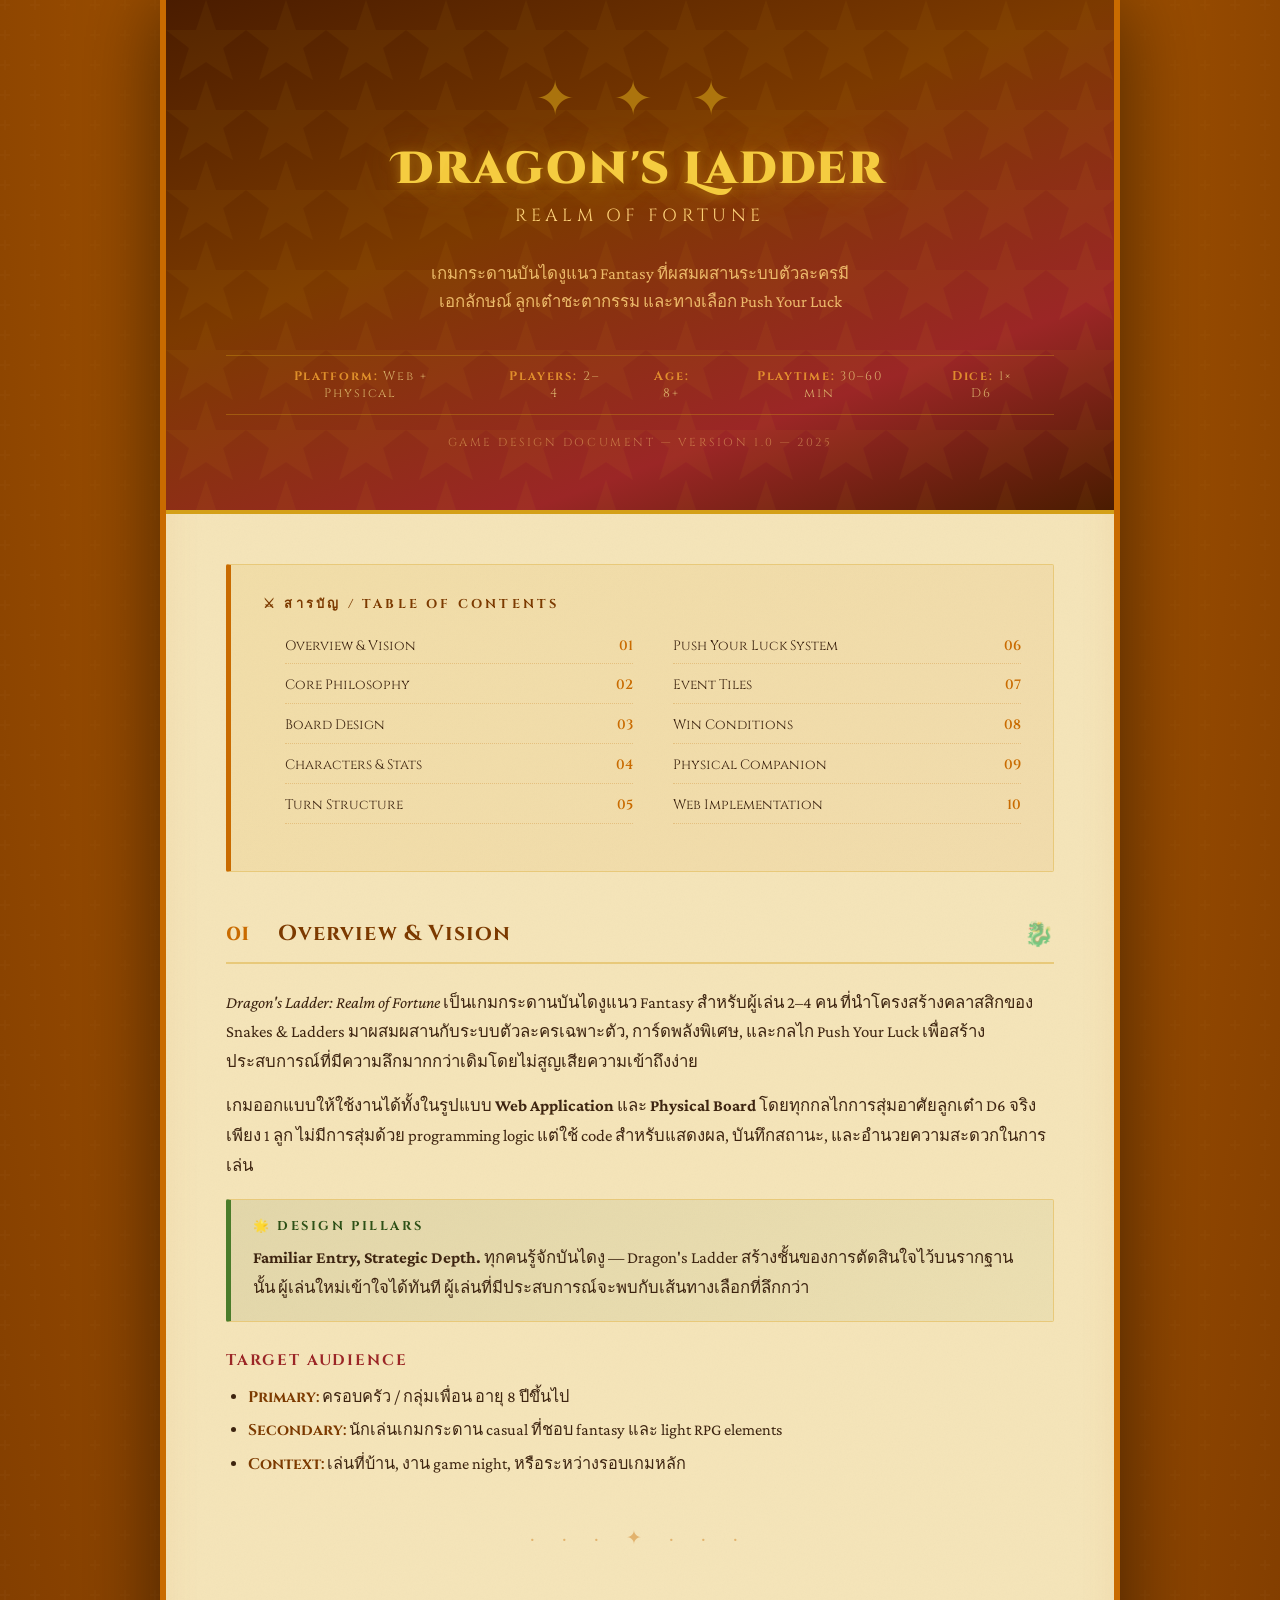
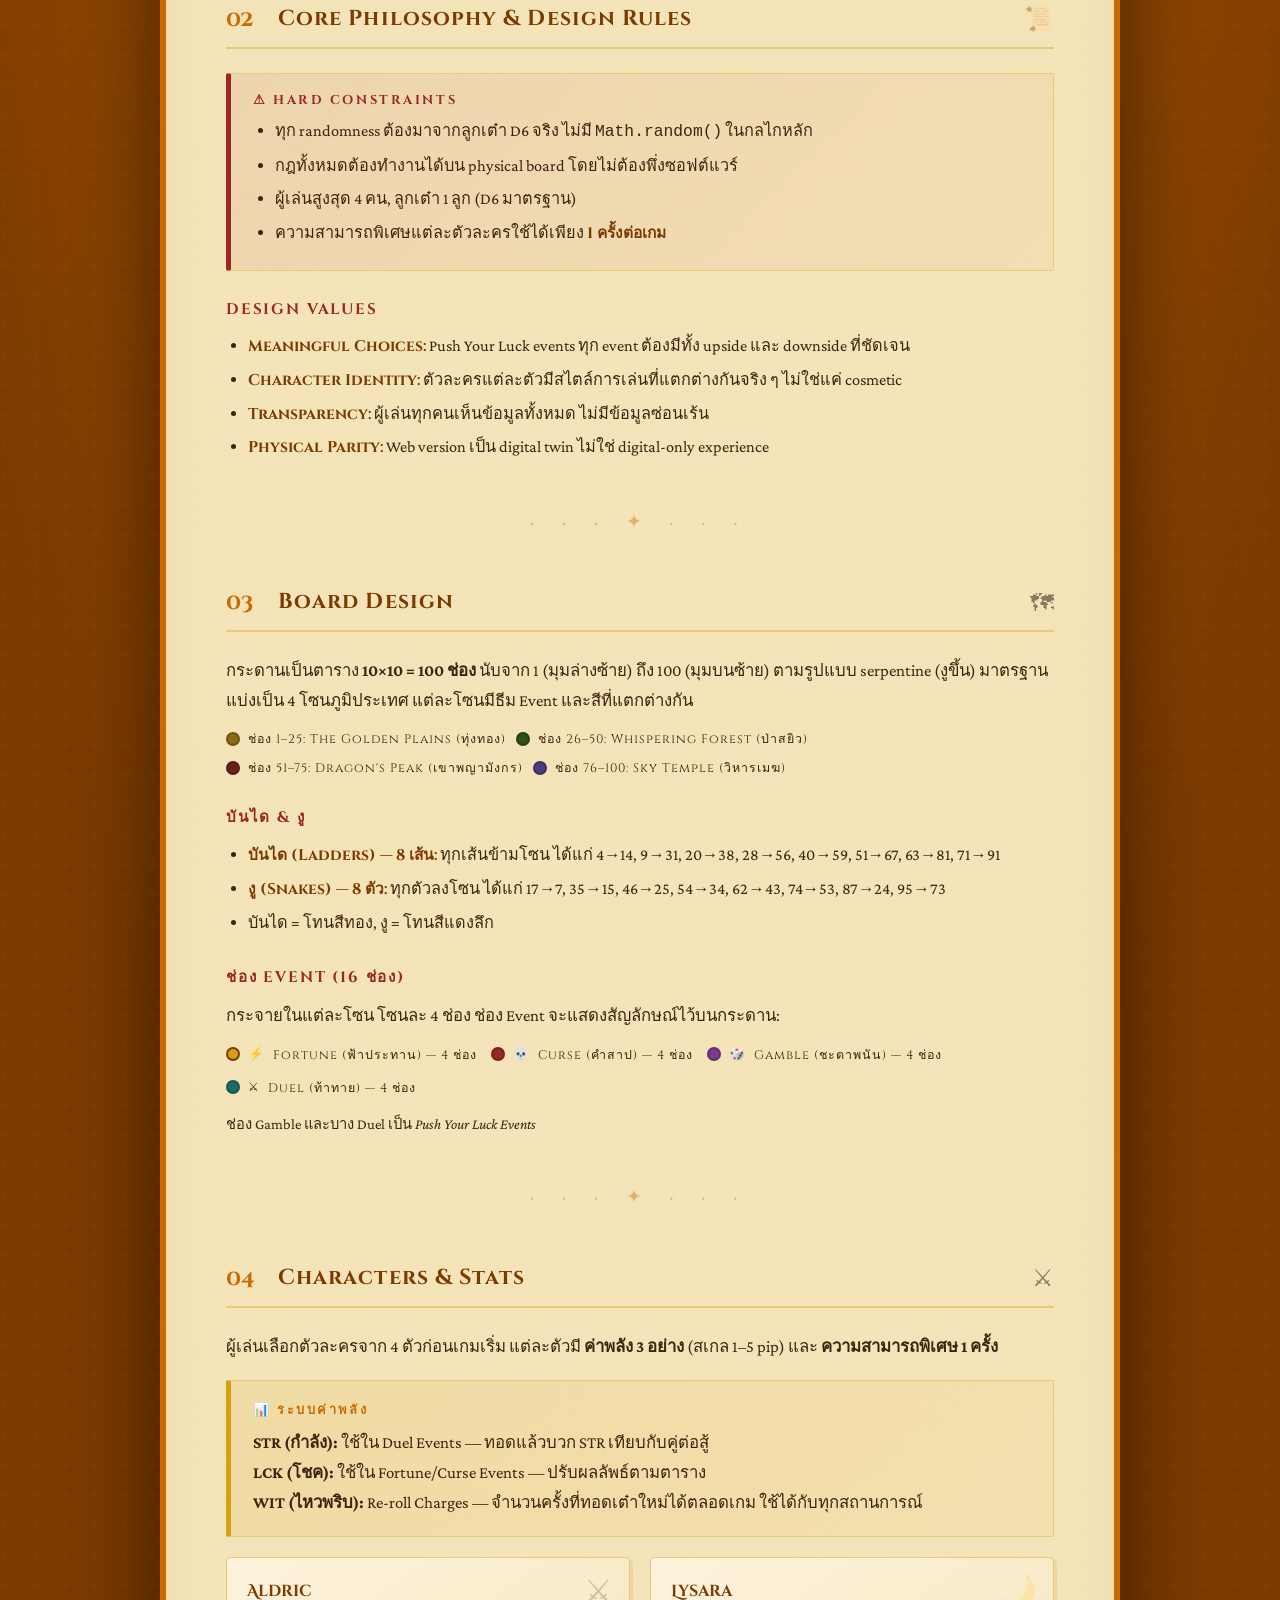
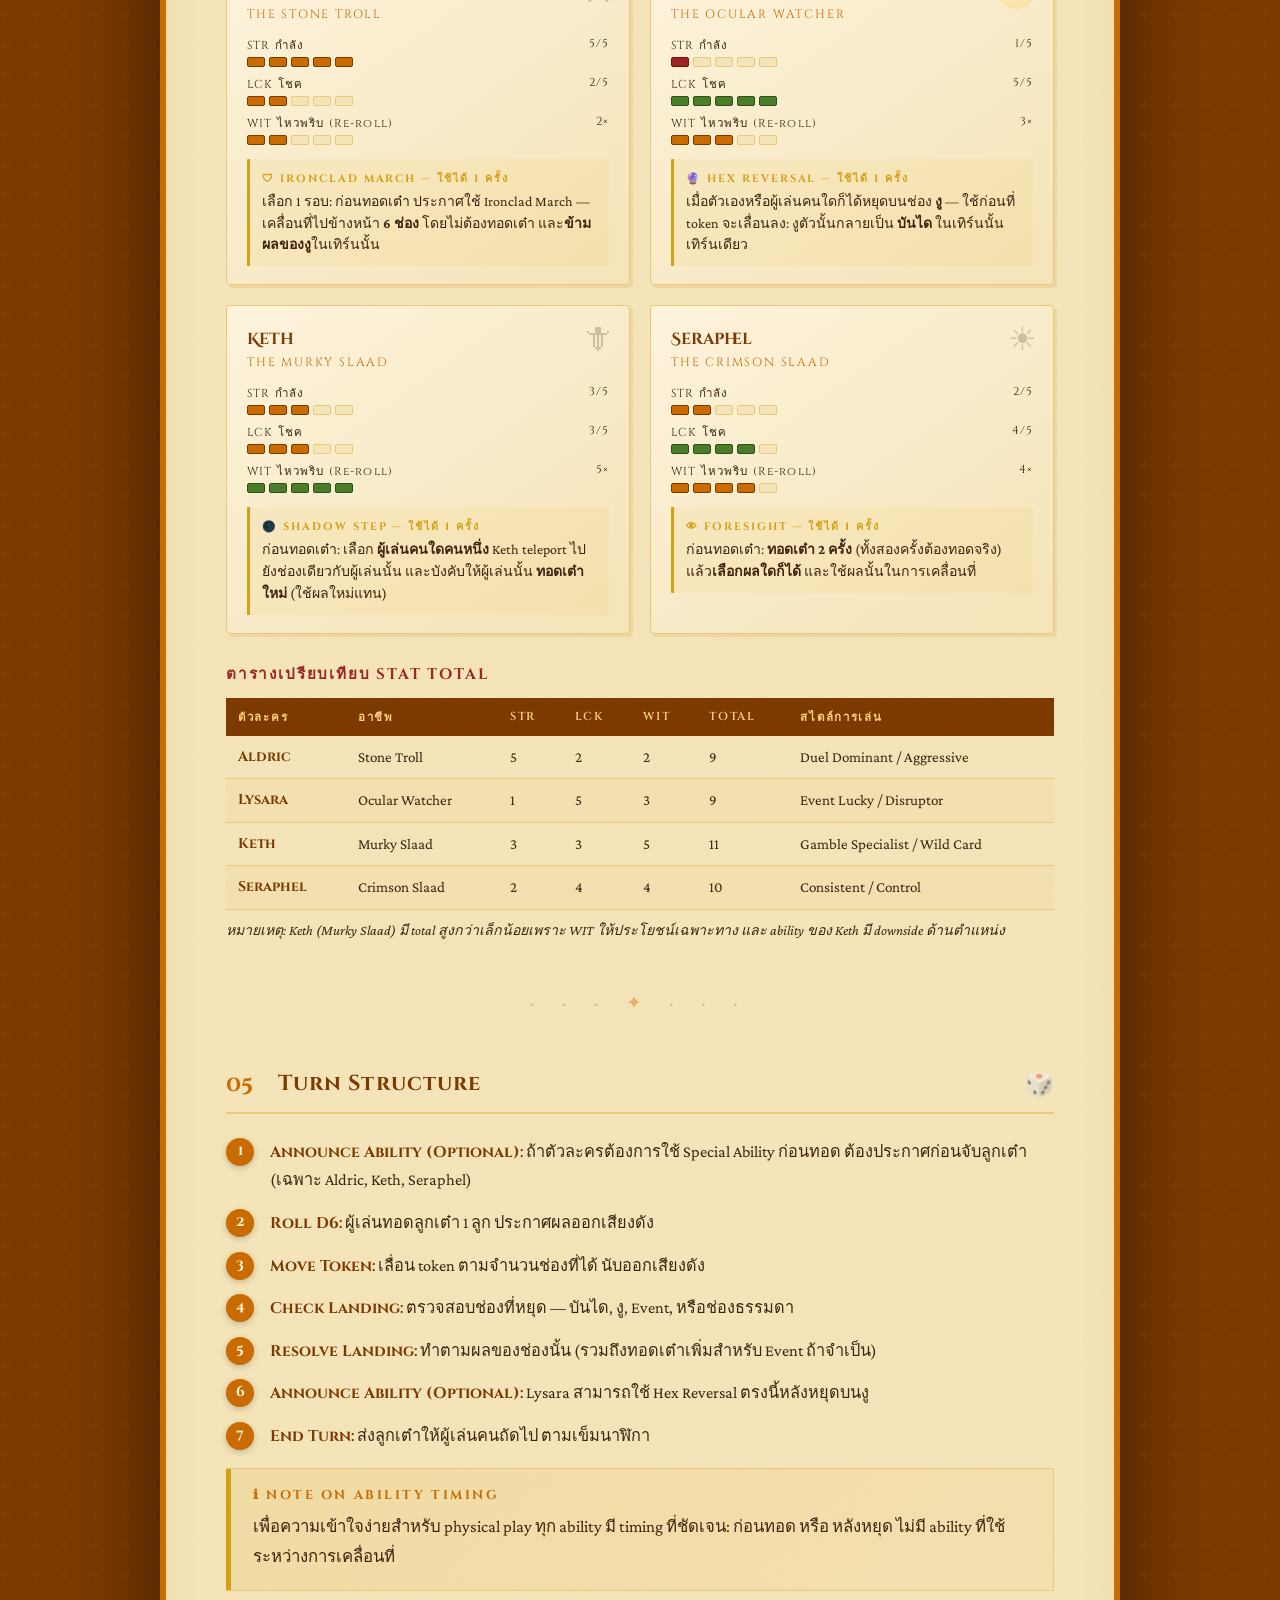
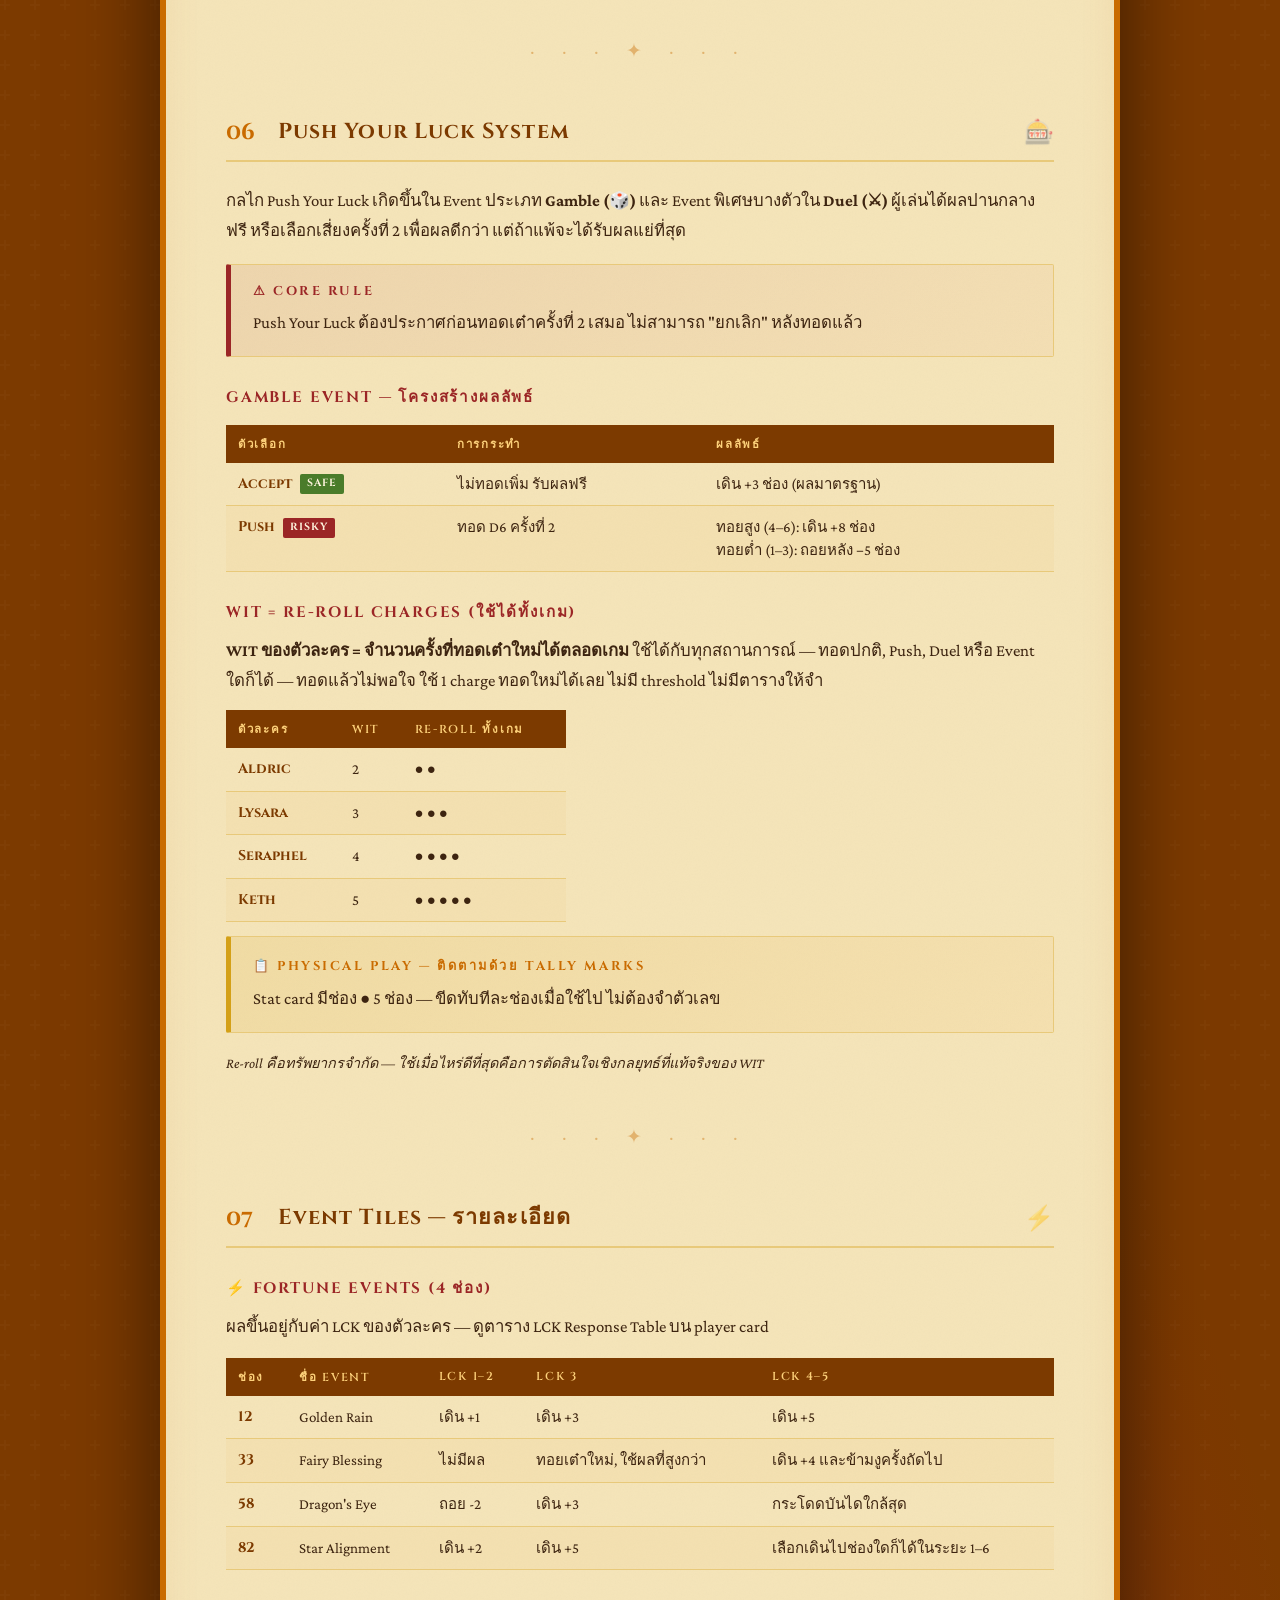
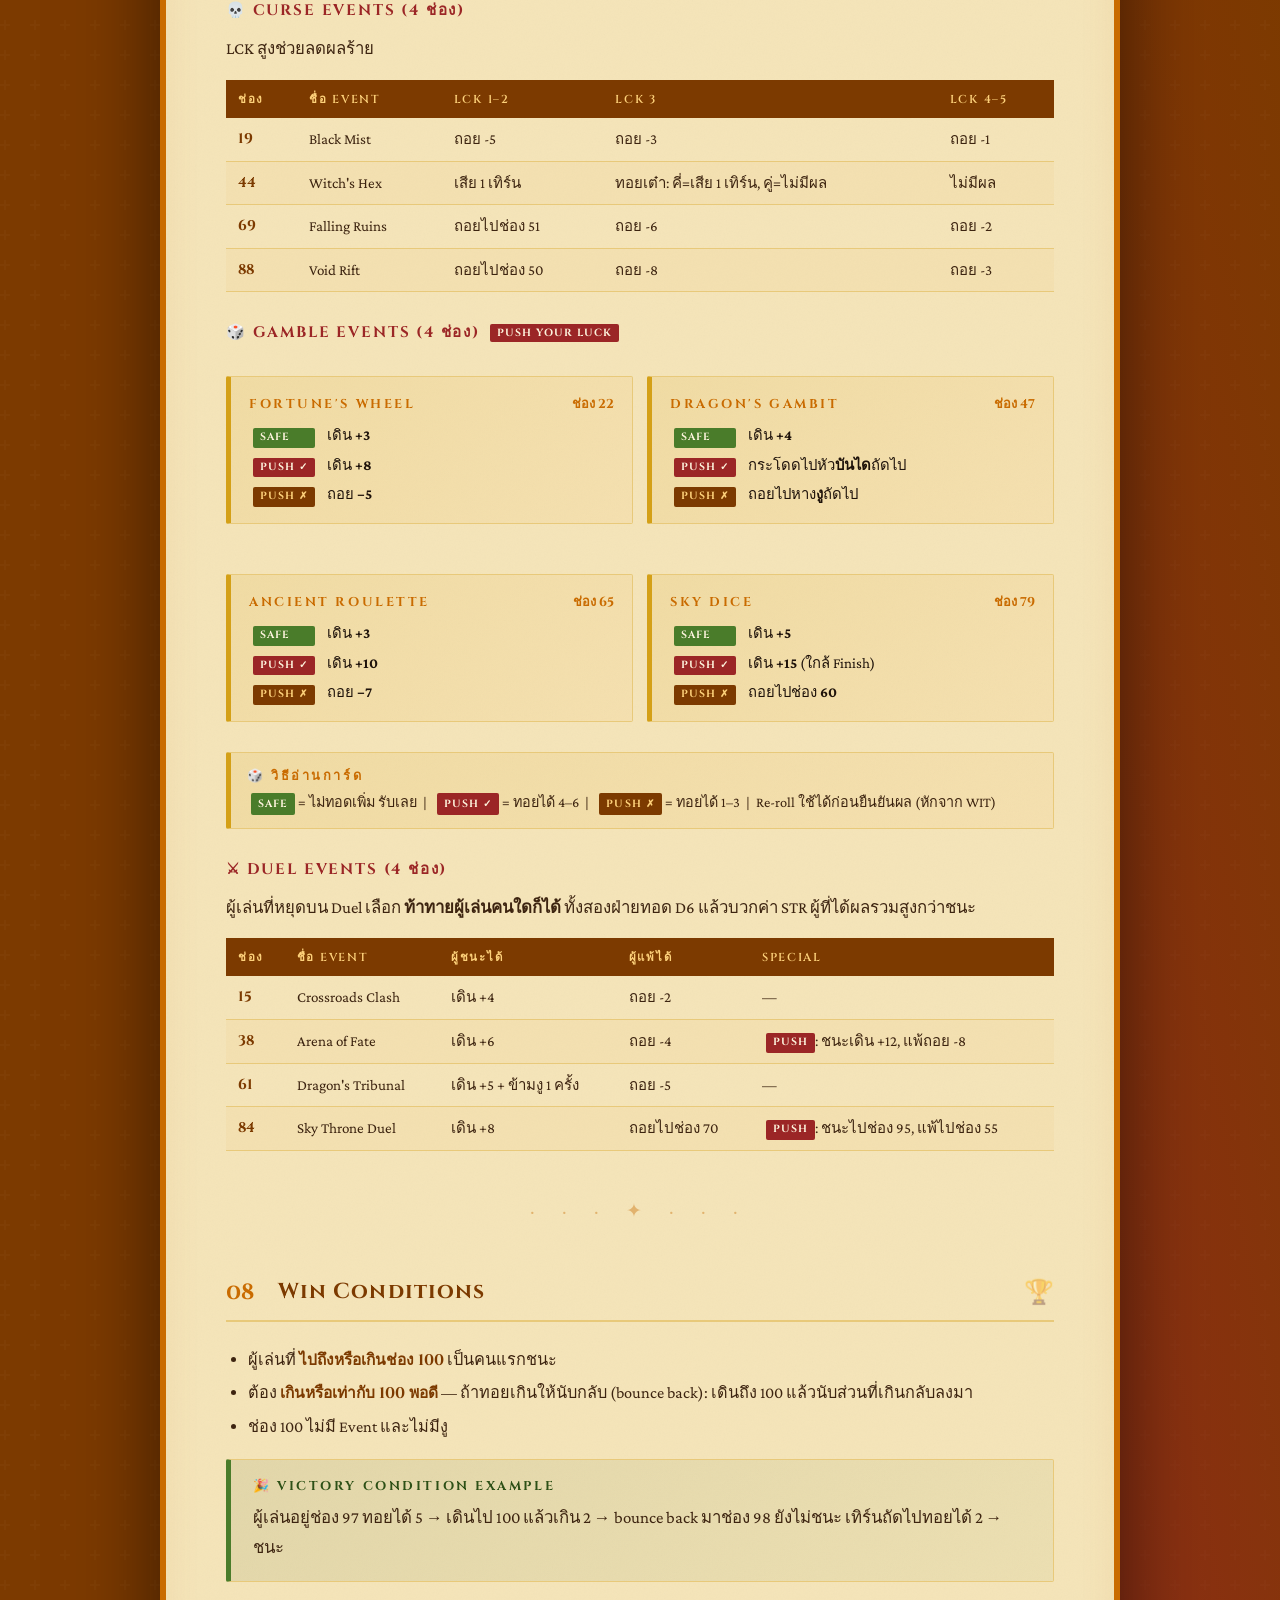
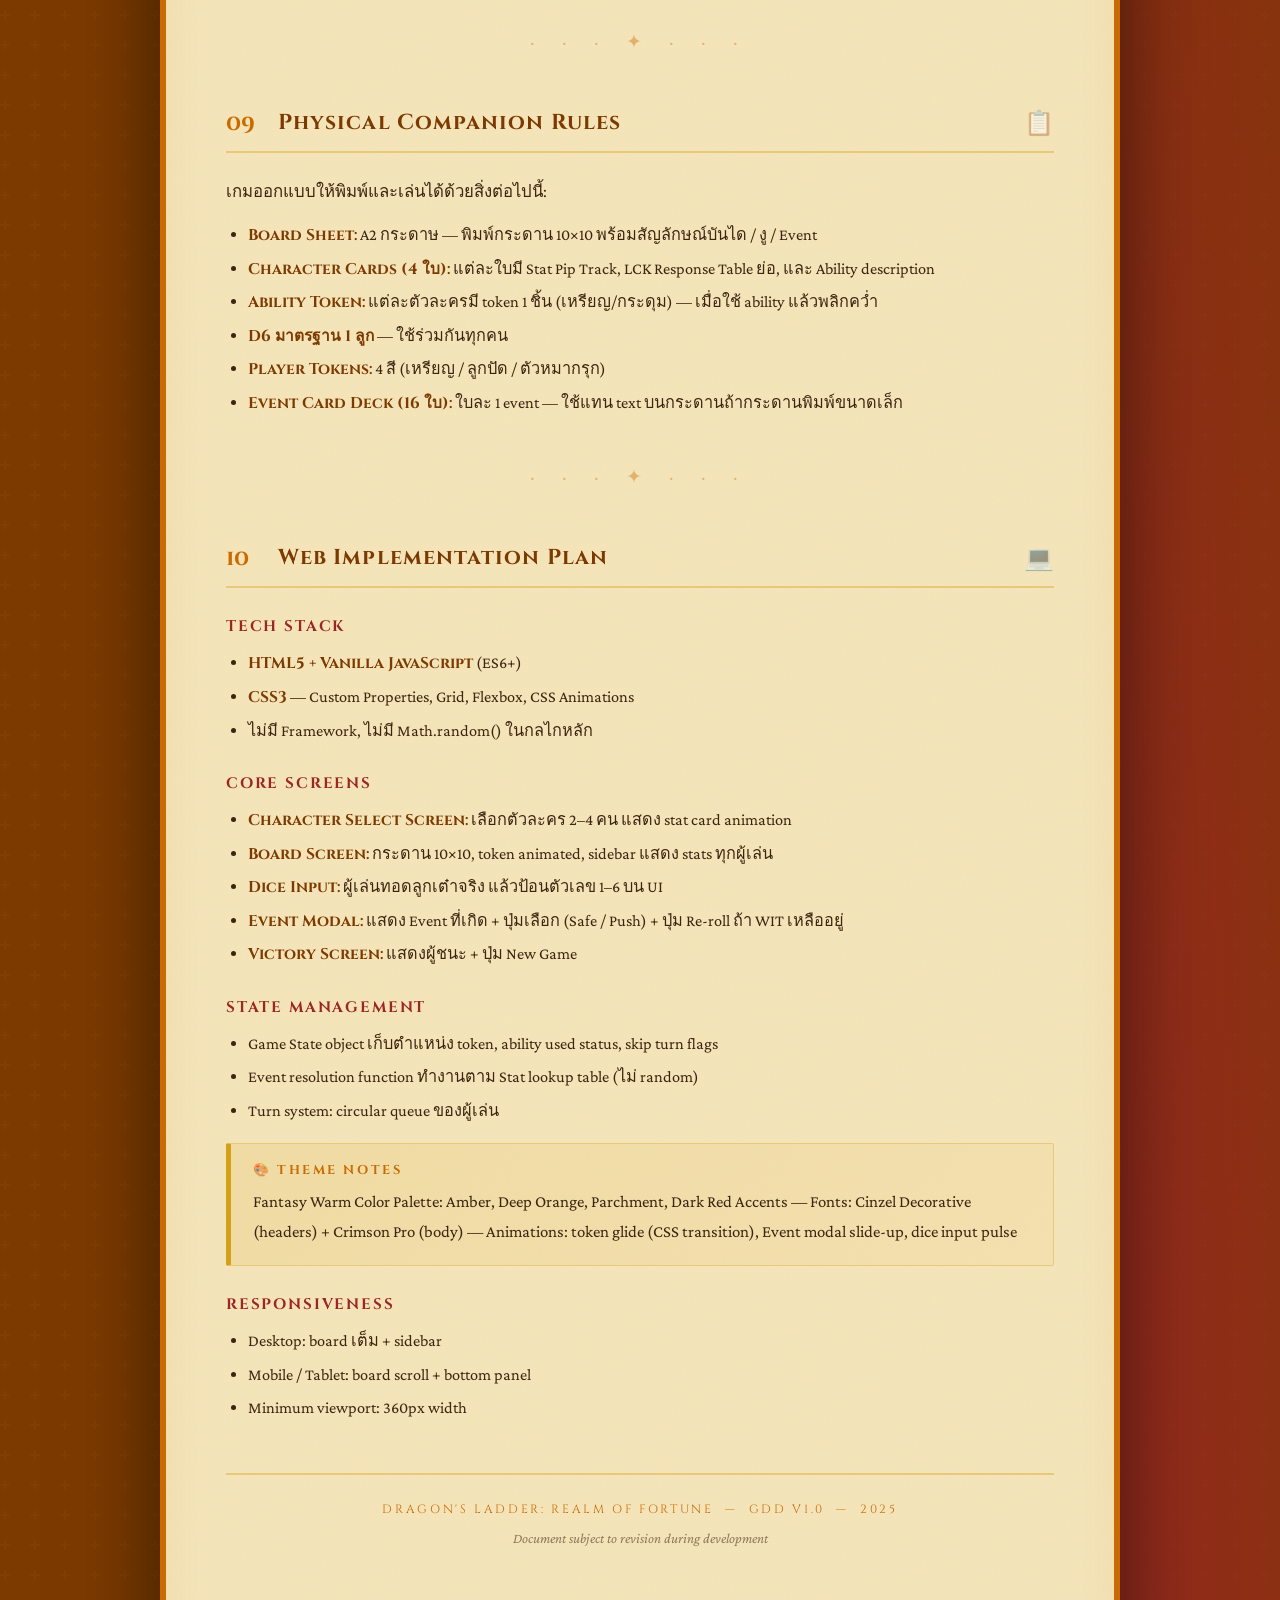
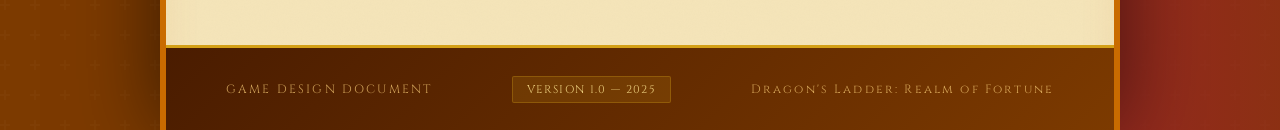
<file: uploads/GDD_DragonLadder.html>
<!DOCTYPE html>
<html lang="th">
<head>
<meta charset="UTF-8">
<meta name="viewport" content="width=device-width, initial-scale=1.0">
<title>GDD — Dragon's Ladder: Realm of Fortune</title>
<link href="https://fonts.googleapis.com/css2?family=Cinzel+Decorative:wght@400;700;900&family=Cinzel:wght@400;600;700&family=Crimson+Pro:ital,wght@0,300;0,400;0,600;1,300;1,400&display=swap" rel="stylesheet">
<style>
  :root {
    --amber-deep:    #7C3A00;
    --amber:         #C96B00;
    --amber-light:   #F4A532;
    --amber-pale:    #FDD17A;
    --cream:         #FDF3DC;
    --parchment:     #F5E4B8;
    --parchment-dark:#E8C97A;
    --warm-red:      #9B2626;
    --warm-red-light:#D44F2E;
    --forest:        #2D5016;
    --forest-light:  #4A7C2A;
    --ink:           #1E120A;
    --ink-soft:      #3D2410;
    --gold:          #D4A017;
    --gold-bright:   #F5CC40;
    --shadow:        rgba(30,18,10,0.18);
  }

  *, *::before, *::after { box-sizing: border-box; margin: 0; padding: 0; }

  body {
    font-family: 'Crimson Pro', Georgia, serif;
    background-color: var(--amber-deep);
    background-image:
      radial-gradient(ellipse 120% 60% at 50% 0%, #C96B00 0%, transparent 55%),
      radial-gradient(ellipse 80% 80% at 80% 100%, #9B2626 0%, transparent 50%),
      url("data:image/svg+xml,%3Csvg width='60' height='60' viewBox='0 0 60 60' xmlns='http://www.w3.org/2000/svg'%3E%3Cg fill='none' fill-rule='evenodd'%3E%3Cg fill='%23ffffff' fill-opacity='0.02'%3E%3Cpath d='M36 34v-4h-2v4h-4v2h4v4h2v-4h4v-2h-4zm0-30V0h-2v4h-4v2h4v4h2V6h4V4h-4zM6 34v-4H4v4H0v2h4v4h2v-4h4v-2H6zM6 4V0H4v4H0v2h4v4h2V6h4V4H6z'/%3E%3C/g%3E%3C/g%3E%3C/svg%3E");
    min-height: 100vh;
    padding: 0;
    color: var(--ink);
  }

  /* ── PAGE WRAPPER ── */
  .page {
    max-width: 960px;
    margin: 0 auto;
    background: var(--parchment);
    background-image:
      url("data:image/svg+xml,%3Csvg xmlns='http://www.w3.org/2000/svg' width='300' height='300'%3E%3Cfilter id='noise'%3E%3CfeTurbulence type='fractalNoise' baseFrequency='0.65' numOctaves='3' stitchTiles='stitch'/%3E%3CfeColorMatrix type='saturate' values='0'/%3E%3C/filter%3E%3Crect width='300' height='300' filter='url(%23noise)' opacity='0.04'/%3E%3C/svg%3E");
    border-left: 6px solid var(--amber);
    border-right: 6px solid var(--amber);
    box-shadow: 0 0 80px rgba(0,0,0,0.55), inset 0 0 40px rgba(200,120,0,0.07);
    position: relative;
  }

  /* ── COVER ── */
  .cover {
    background: linear-gradient(160deg, #4A1C00 0%, #7C3A00 40%, #9B2626 75%, #4A1C00 100%);
    padding: 70px 60px 60px;
    text-align: center;
    border-bottom: 4px solid var(--gold);
    position: relative;
    overflow: hidden;
  }
  .cover::before {
    content: '';
    position: absolute; inset: 0;
    background-image: url("data:image/svg+xml,%3Csvg width='80' height='80' viewBox='0 0 80 80' xmlns='http://www.w3.org/2000/svg'%3E%3Cg fill='%23D4A017' fill-opacity='0.06'%3E%3Cpath d='M40 0L50 30H80L57 48L67 80L40 62L13 80L23 48L0 30H30L40 0Z'/%3E%3C/g%3E%3C/svg%3E");
    pointer-events: none;
  }
  .cover-ornament {
    font-size: 3rem;
    letter-spacing: 0.3em;
    color: var(--gold);
    opacity: 0.6;
    margin-bottom: 18px;
    display: block;
  }
  .cover h1 {
    font-family: 'Cinzel Decorative', serif;
    font-size: 2.8rem;
    font-weight: 900;
    color: var(--gold-bright);
    text-shadow: 0 2px 12px rgba(212,160,23,0.5), 0 0 40px rgba(244,165,50,0.3);
    line-height: 1.15;
    letter-spacing: 0.04em;
    margin-bottom: 8px;
  }
  .cover h2 {
    font-family: 'Cinzel', serif;
    font-size: 1.1rem;
    font-weight: 400;
    color: var(--amber-pale);
    letter-spacing: 0.25em;
    text-transform: uppercase;
    margin-bottom: 32px;
  }
  .cover-meta {
    display: inline-flex; gap: 40px;
    font-family: 'Cinzel', serif;
    font-size: 0.78rem;
    color: var(--parchment-dark);
    letter-spacing: 0.15em;
    border-top: 1px solid rgba(212,160,23,0.35);
    border-bottom: 1px solid rgba(212,160,23,0.35);
    padding: 12px 30px;
    margin-top: 10px;
  }
  .cover-meta span { opacity: 0.8; }
  .cover-meta strong { color: var(--amber-light); }

  /* ── BODY CONTENT ── */
  .content {
    padding: 0 60px 70px;
  }

  /* ── TOC ── */
  .toc {
    background: linear-gradient(135deg, rgba(212,160,23,0.1) 0%, rgba(196,107,0,0.07) 100%);
    border: 1px solid var(--parchment-dark);
    border-left: 5px solid var(--amber);
    margin: 50px 0 0;
    padding: 28px 32px;
    border-radius: 2px;
  }
  .toc h3 {
    font-family: 'Cinzel', serif;
    font-size: 0.8rem;
    letter-spacing: 0.25em;
    text-transform: uppercase;
    color: var(--amber-deep);
    margin-bottom: 16px;
  }
  .toc ol {
    list-style: none;
    columns: 2;
    column-gap: 40px;
  }
  .toc li {
    font-family: 'Cinzel', serif;
    font-size: 0.85rem;
    color: var(--ink-soft);
    padding: 5px 0;
    border-bottom: 1px dotted rgba(196,107,0,0.25);
    display: flex; justify-content: space-between;
  }
  .toc li span { color: var(--amber); font-weight: 600; }

  /* ── SECTION ── */
  section { margin-top: 56px; }
  section:first-of-type { margin-top: 48px; }

  .section-header {
    display: flex; align-items: center; gap: 16px;
    margin-bottom: 24px;
    border-bottom: 2px solid var(--parchment-dark);
    padding-bottom: 14px;
  }
  .section-num {
    font-family: 'Cinzel Decorative', serif;
    font-size: 1.4rem;
    font-weight: 700;
    color: var(--amber);
    line-height: 1;
    min-width: 36px;
  }
  .section-title {
    font-family: 'Cinzel', serif;
    font-size: 1.35rem;
    font-weight: 700;
    color: var(--amber-deep);
    letter-spacing: 0.05em;
    line-height: 1.2;
  }
  .section-icon {
    margin-left: auto;
    font-size: 1.5rem;
    opacity: 0.5;
  }

  h3.sub {
    font-family: 'Cinzel', serif;
    font-size: 0.95rem;
    font-weight: 700;
    color: var(--warm-red);
    letter-spacing: 0.12em;
    text-transform: uppercase;
    margin: 28px 0 12px;
  }

  p {
    font-size: 1.05rem;
    line-height: 1.78;
    color: var(--ink-soft);
    margin-bottom: 14px;
  }

  ul, ol {
    padding-left: 22px;
    margin-bottom: 14px;
  }
  li {
    font-size: 1.02rem;
    line-height: 1.75;
    color: var(--ink-soft);
    margin-bottom: 5px;
  }
  li strong {
    color: var(--amber-deep);
    font-family: 'Cinzel', serif;
    font-size: 0.95em;
  }

  /* ── CALLOUT BOX ── */
  .callout {
    background: linear-gradient(135deg, rgba(212,160,23,0.13) 0%, rgba(244,165,50,0.07) 100%);
    border: 1px solid var(--parchment-dark);
    border-left: 5px solid var(--gold);
    padding: 18px 22px;
    border-radius: 2px;
    margin: 18px 0;
  }
  .callout.red {
    background: linear-gradient(135deg, rgba(155,38,38,0.08) 0%, rgba(212,79,46,0.04) 100%);
    border-left-color: var(--warm-red);
  }
  .callout.green {
    background: linear-gradient(135deg, rgba(45,80,22,0.09) 0%, rgba(74,124,42,0.05) 100%);
    border-left-color: var(--forest-light);
  }
  .callout p { margin-bottom: 0; }
  .callout-title {
    font-family: 'Cinzel', serif;
    font-size: 0.8rem;
    letter-spacing: 0.2em;
    text-transform: uppercase;
    margin-bottom: 8px;
    color: var(--amber);
    font-weight: 700;
  }
  .callout.red .callout-title { color: var(--warm-red); }
  .callout.green .callout-title { color: var(--forest); }

  /* ── CHARACTER CARDS ── */
  .char-grid {
    display: grid;
    grid-template-columns: 1fr 1fr;
    gap: 20px;
    margin-top: 20px;
  }
  .char-card {
    background: linear-gradient(145deg, var(--cream) 0%, var(--parchment) 100%);
    border: 1.5px solid var(--parchment-dark);
    border-radius: 4px;
    padding: 22px 20px 18px;
    position: relative;
    box-shadow: 3px 3px 0 rgba(196,107,0,0.12);
  }
  .char-card::before {
    content: attr(data-icon);
    position: absolute; top: 14px; right: 16px;
    font-size: 2rem; opacity: 0.2;
  }
  .char-name {
    font-family: 'Cinzel Decorative', serif;
    font-size: 1rem;
    font-weight: 700;
    color: var(--amber-deep);
    margin-bottom: 4px;
  }
  .char-title {
    font-family: 'Cinzel', serif;
    font-size: 0.75rem;
    letter-spacing: 0.15em;
    color: var(--amber);
    text-transform: uppercase;
    margin-bottom: 14px;
  }
  .stat-bar { margin-bottom: 8px; }
  .stat-label {
    font-family: 'Cinzel', serif;
    font-size: 0.72rem;
    letter-spacing: 0.1em;
    color: var(--ink-soft);
    margin-bottom: 3px;
    display: flex; justify-content: space-between;
  }
  .stat-track {
    display: flex; gap: 4px;
  }
  .stat-pip {
    width: 18px; height: 10px;
    border-radius: 2px;
    border: 1.5px solid var(--parchment-dark);
    background: var(--parchment);
  }
  .stat-pip.filled { background: var(--amber); border-color: var(--amber-deep); }
  .stat-pip.filled.red { background: var(--warm-red); border-color: #7C1010; }
  .stat-pip.filled.green { background: var(--forest-light); border-color: var(--forest); }

  .char-ability {
    margin-top: 14px;
    padding: 10px 12px;
    background: rgba(212,160,23,0.08);
    border-left: 3px solid var(--gold);
    border-radius: 1px;
  }
  .ability-label {
    font-family: 'Cinzel', serif;
    font-size: 0.68rem;
    letter-spacing: 0.18em;
    text-transform: uppercase;
    color: var(--gold);
    font-weight: 700;
    margin-bottom: 4px;
  }
  .ability-text {
    font-size: 0.88rem;
    color: var(--ink-soft);
    line-height: 1.55;
  }

  /* ── EVENT TABLE ── */
  .event-table {
    width: 100%;
    border-collapse: collapse;
    margin-top: 16px;
    font-size: 0.94rem;
  }
  .event-table thead tr {
    background: var(--amber-deep);
  }
  .event-table thead th {
    font-family: 'Cinzel', serif;
    font-size: 0.72rem;
    letter-spacing: 0.15em;
    text-transform: uppercase;
    color: var(--amber-pale);
    padding: 10px 12px;
    text-align: left;
    font-weight: 600;
  }
  .event-table tbody tr {
    border-bottom: 1px solid var(--parchment-dark);
  }
  .event-table tbody tr:nth-child(even) {
    background: rgba(212,160,23,0.05);
  }
  .event-table tbody td {
    padding: 10px 12px;
    color: var(--ink-soft);
    vertical-align: top;
    line-height: 1.5;
  }
  .event-table td:first-child {
    font-family: 'Cinzel', serif;
    font-weight: 700;
    font-size: 0.88rem;
    color: var(--amber-deep);
    white-space: nowrap;
  }

  .badge {
    display: inline-block;
    font-family: 'Cinzel', serif;
    font-size: 0.65rem;
    letter-spacing: 0.1em;
    text-transform: uppercase;
    padding: 2px 7px;
    border-radius: 2px;
    font-weight: 700;
    vertical-align: middle;
    margin-left: 4px;
  }
  .badge.pyl { background: var(--warm-red); color: var(--cream); }
  .badge.good { background: var(--forest-light); color: var(--cream); }
  .badge.bad { background: var(--amber-deep); color: var(--amber-pale); }
  .badge.neut { background: #6B6040; color: var(--cream); }

  /* ── BOARD SECTION ── */
  .board-legend {
    display: flex; flex-wrap: wrap; gap: 10px;
    margin: 14px 0;
  }
  .legend-item {
    display: flex; align-items: center; gap: 8px;
    font-family: 'Cinzel', serif;
    font-size: 0.78rem;
    color: var(--ink-soft);
    letter-spacing: 0.08em;
  }
  .legend-dot {
    width: 14px; height: 14px;
    border-radius: 50%;
    border: 2px solid rgba(0,0,0,0.2);
    flex-shrink: 0;
  }

  /* ── FLOW ── */
  .flow-steps {
    counter-reset: flow;
    list-style: none;
    padding: 0;
  }
  .flow-steps li {
    counter-increment: flow;
    display: flex; gap: 16px;
    margin-bottom: 14px;
    position: relative;
  }
  .flow-steps li::before {
    content: counter(flow);
    font-family: 'Cinzel Decorative', serif;
    font-size: 0.85rem;
    font-weight: 700;
    color: var(--cream);
    background: var(--amber);
    border-radius: 50%;
    width: 28px; height: 28px;
    display: flex; align-items: center; justify-content: center;
    flex-shrink: 0;
    box-shadow: 0 2px 6px rgba(0,0,0,0.2);
  }

  /* ── DIVIDER ── */
  .ornament-divider {
    text-align: center;
    margin: 48px 0 0;
    color: var(--amber);
    font-size: 1.2rem;
    letter-spacing: 0.6em;
    opacity: 0.4;
  }

  /* ── FOOTER ── */
  .page-footer {
    background: linear-gradient(135deg, #4A1C00, #7C3A00);
    padding: 28px 60px;
    display: flex; justify-content: space-between; align-items: center;
    border-top: 3px solid var(--gold);
  }
  .page-footer p {
    font-family: 'Cinzel', serif;
    font-size: 0.75rem;
    letter-spacing: 0.18em;
    color: var(--amber-pale);
    margin: 0;
    opacity: 0.7;
  }
  .version-badge {
    font-family: 'Cinzel', serif;
    font-size: 0.7rem;
    letter-spacing: 0.12em;
    color: var(--parchment-dark);
    background: rgba(212,160,23,0.15);
    border: 1px solid rgba(212,160,23,0.3);
    padding: 5px 14px;
    border-radius: 2px;
  }

  @media (max-width: 700px) {
    .content { padding: 0 24px 50px; }
    .cover { padding: 50px 24px 40px; }
    .cover h1 { font-size: 1.8rem; }
    .char-grid { grid-template-columns: 1fr; }
    .toc ol { columns: 1; }
    .page-footer { flex-direction: column; gap: 10px; text-align: center; }
    .cover-meta { flex-direction: column; gap: 8px; }
  }
</style>
</head>
<body>
<div class="page">

  <!-- ═══════════════ COVER ═══════════════ -->
  <div class="cover">
    <span class="cover-ornament">✦ ✦ ✦</span>
    <h1>Dragon's Ladder</h1>
    <h2>Realm of Fortune</h2>
    <p style="font-family:'Crimson Pro',serif;font-size:1.05rem;color:var(--amber-pale);max-width:480px;margin:0 auto 28px;line-height:1.7;opacity:0.85;">
      เกมกระดานบันไดงูแนว Fantasy ที่ผสมผสานระบบตัวละครมีเอกลักษณ์ ลูกเต๋าชะตากรรม และทางเลือก Push Your Luck
    </p>
    <div class="cover-meta">
      <span><strong>Platform:</strong> Web + Physical</span>
      <span><strong>Players:</strong> 2–4</span>
      <span><strong>Age:</strong> 8+</span>
      <span><strong>Playtime:</strong> 30–60 min</span>
      <span><strong>Dice:</strong> 1× D6</span>
    </div>
    <div style="margin-top:20px;font-family:'Cinzel',serif;font-size:0.72rem;letter-spacing:0.22em;color:rgba(253,209,122,0.45);">
      GAME DESIGN DOCUMENT — VERSION 1.0 — 2025
    </div>
  </div>

  <!-- ═══════════════ CONTENT ═══════════════ -->
  <div class="content">

    <!-- TOC -->
    <div class="toc">
      <h3>⚔ สารบัญ / Table of Contents</h3>
      <ol>
        <li>Overview & Vision <span>01</span></li>
        <li>Core Philosophy <span>02</span></li>
        <li>Board Design <span>03</span></li>
        <li>Characters & Stats <span>04</span></li>
        <li>Turn Structure <span>05</span></li>
        <li>Push Your Luck System <span>06</span></li>
        <li>Event Tiles <span>07</span></li>
        <li>Win Conditions <span>08</span></li>
        <li>Physical Companion <span>09</span></li>
        <li>Web Implementation <span>10</span></li>
      </ol>
    </div>

    <!-- ─── 1. OVERVIEW ─── -->
    <section id="s1">
      <div class="section-header">
        <div class="section-num">01</div>
        <div class="section-title">Overview & Vision</div>
        <div class="section-icon">🐉</div>
      </div>
      <p>
        <em>Dragon's Ladder: Realm of Fortune</em> เป็นเกมกระดานบันไดงูแนว Fantasy สำหรับผู้เล่น 2–4 คน ที่นำโครงสร้างคลาสสิกของ Snakes & Ladders มาผสมผสานกับระบบตัวละครเฉพาะตัว, การ์ดพลังพิเศษ, และกลไก Push Your Luck เพื่อสร้างประสบการณ์ที่มีความลึกมากกว่าเดิมโดยไม่สูญเสียความเข้าถึงง่าย
      </p>
      <p>
        เกมออกแบบให้ใช้งานได้ทั้งในรูปแบบ <strong>Web Application</strong> และ <strong>Physical Board</strong> โดยทุกกลไกการสุ่มอาศัยลูกเต๋า D6 จริงเพียง 1 ลูก ไม่มีการสุ่มด้วย programming logic แต่ใช้ code สำหรับแสดงผล, บันทึกสถานะ, และอำนวยความสะดวกในการเล่น
      </p>
      <div class="callout green">
        <div class="callout-title">🌟 Design Pillars</div>
        <p><strong>Familiar Entry, Strategic Depth.</strong> ทุกคนรู้จักบันไดงู — Dragon's Ladder สร้างชั้นของการตัดสินใจไว้บนรากฐานนั้น ผู้เล่นใหม่เข้าใจได้ทันที ผู้เล่นที่มีประสบการณ์จะพบกับเส้นทางเลือกที่ลึกกว่า</p>
      </div>

      <h3 class="sub">Target Audience</h3>
      <ul>
        <li><strong>Primary:</strong> ครอบครัว / กลุ่มเพื่อน อายุ 8 ปีขึ้นไป</li>
        <li><strong>Secondary:</strong> นักเล่นเกมกระดาน casual ที่ชอบ fantasy และ light RPG elements</li>
        <li><strong>Context:</strong> เล่นที่บ้าน, งาน game night, หรือระหว่างรอบเกมหลัก</li>
      </ul>
    </section>

    <div class="ornament-divider">· · · ✦ · · ·</div>

    <!-- ─── 2. PHILOSOPHY ─── -->
    <section id="s2">
      <div class="section-header">
        <div class="section-num">02</div>
        <div class="section-title">Core Philosophy & Design Rules</div>
        <div class="section-icon">📜</div>
      </div>

      <div class="callout red">
        <div class="callout-title">⚠ Hard Constraints</div>
        <ul style="margin-bottom:0;">
          <li>ทุก randomness ต้องมาจากลูกเต๋า D6 จริง ไม่มี <code>Math.random()</code> ในกลไกหลัก</li>
          <li>กฎทั้งหมดต้องทำงานได้บน physical board โดยไม่ต้องพึ่งซอฟต์แวร์</li>
          <li>ผู้เล่นสูงสุด 4 คน, ลูกเต๋า 1 ลูก (D6 มาตรฐาน)</li>
          <li>ความสามารถพิเศษแต่ละตัวละครใช้ได้เพียง <strong>1 ครั้งต่อเกม</strong></li>
        </ul>
      </div>

      <h3 class="sub">Design Values</h3>
      <ul>
        <li><strong>Meaningful Choices:</strong> Push Your Luck events ทุก event ต้องมีทั้ง upside และ downside ที่ชัดเจน</li>
        <li><strong>Character Identity:</strong> ตัวละครแต่ละตัวมีสไตล์การเล่นที่แตกต่างกันจริง ๆ ไม่ใช่แค่ cosmetic</li>
        <li><strong>Transparency:</strong> ผู้เล่นทุกคนเห็นข้อมูลทั้งหมด ไม่มีข้อมูลซ่อนเร้น</li>
        <li><strong>Physical Parity:</strong> Web version เป็น digital twin ไม่ใช่ digital-only experience</li>
      </ul>
    </section>

    <div class="ornament-divider">· · · ✦ · · ·</div>

    <!-- ─── 3. BOARD ─── -->
    <section id="s3">
      <div class="section-header">
        <div class="section-num">03</div>
        <div class="section-title">Board Design</div>
        <div class="section-icon">🗺</div>
      </div>

      <p>
        กระดานเป็นตาราง <strong>10×10 = 100 ช่อง</strong> นับจาก 1 (มุมล่างซ้าย) ถึง 100 (มุมบนซ้าย) ตามรูปแบบ serpentine (งูขึ้น) มาตรฐาน แบ่งเป็น 4 โซนภูมิประเทศ แต่ละโซนมีธีม Event และสีที่แตกต่างกัน
      </p>

      <div class="board-legend">
        <div class="legend-item"><div class="legend-dot" style="background:#8B6914;"></div> ช่อง 1–25: The Golden Plains (ทุ่งทอง)</div>
        <div class="legend-item"><div class="legend-dot" style="background:#2D5016;"></div> ช่อง 26–50: Whispering Forest (ป่าสยิว)</div>
        <div class="legend-item"><div class="legend-dot" style="background:#6B2020;"></div> ช่อง 51–75: Dragon's Peak (เขาพญามังกร)</div>
        <div class="legend-item"><div class="legend-dot" style="background:#4A3B7C;"></div> ช่อง 76–100: Sky Temple (วิหารเมฆ)</div>
      </div>

      <h3 class="sub">บันได & งู</h3>
      <ul>
        <li><strong>บันได (Ladders) — 8 เส้น:</strong> ทุกเส้นข้ามโซน ได้แก่ 4→14, 9→31, 20→38, 28→56, 40→59, 51→67, 63→81, 71→91</li>
        <li><strong>งู (Snakes) — 8 ตัว:</strong> ทุกตัวลงโซน ได้แก่ 17→7, 35→15, 46→25, 54→34, 62→43, 74→53, 87→24, 95→73</li>
        <li>บันได = โทนสีทอง, งู = โทนสีแดงลึก</li>
      </ul>

      <h3 class="sub">ช่อง Event (16 ช่อง)</h3>
      <p>กระจายในแต่ละโซน โซนละ 4 ช่อง ช่อง Event จะแสดงสัญลักษณ์ไว้บนกระดาน:</p>
      <div class="board-legend" style="gap:14px;">
        <div class="legend-item"><div class="legend-dot" style="background:#D4A017;border-color:var(--amber-deep)"></div> ⚡ <span>Fortune (ฟ้าประทาน) — 4 ช่อง</span></div>
        <div class="legend-item"><div class="legend-dot" style="background:#9B2626;"></div> 💀 <span>Curse (คำสาป) — 4 ช่อง</span></div>
        <div class="legend-item"><div class="legend-dot" style="background:#7C3A8B;"></div> 🎲 <span>Gamble (ชะตาพนัน) — 4 ช่อง</span></div>
        <div class="legend-item"><div class="legend-dot" style="background:#1A6B6B;"></div> ⚔ <span>Duel (ท้าทาย) — 4 ช่อง</span></div>
      </div>
      <p style="font-size:0.92rem;color:var(--ink-soft);margin-top:10px;">
        ช่อง Gamble และบาง Duel เป็น <em>Push Your Luck Events</em>
      </p>
    </section>

    <div class="ornament-divider">· · · ✦ · · ·</div>

    <!-- ─── 4. CHARACTERS ─── -->
    <section id="s4">
      <div class="section-header">
        <div class="section-num">04</div>
        <div class="section-title">Characters & Stats</div>
        <div class="section-icon">⚔</div>
      </div>
      <p>ผู้เล่นเลือกตัวละครจาก 4 ตัวก่อนเกมเริ่ม แต่ละตัวมี <strong>ค่าพลัง 3 อย่าง</strong> (สเกล 1–5 pip) และ <strong>ความสามารถพิเศษ 1 ครั้ง</strong></p>

      <div class="callout">
        <div class="callout-title">📊 ระบบค่าพลัง</div>
        <p><strong>STR (กำลัง):</strong> ใช้ใน Duel Events — ทอดแล้วบวก STR เทียบกับคู่ต่อสู้<br>
        <strong>LCK (โชค):</strong> ใช้ใน Fortune/Curse Events — ปรับผลลัพธ์ตามตาราง<br>
        <strong>WIT (ไหวพริบ):</strong> Re-roll Charges — จำนวนครั้งที่ทอดเต๋าใหม่ได้ตลอดเกม ใช้ได้กับทุกสถานการณ์</p>
      </div>

      <div class="char-grid">

        <!-- KNIGHT -->
        <div class="char-card" data-icon="⚔">
          <div class="char-name">Aldric</div>
          <div class="char-title">The Stone Troll</div>

          <div class="stat-bar">
            <div class="stat-label"><span>STR กำลัง</span><span>5/5</span></div>
            <div class="stat-track">
              <div class="stat-pip filled"></div><div class="stat-pip filled"></div>
              <div class="stat-pip filled"></div><div class="stat-pip filled"></div>
              <div class="stat-pip filled"></div>
            </div>
          </div>
          <div class="stat-bar">
            <div class="stat-label"><span>LCK โชค</span><span>2/5</span></div>
            <div class="stat-track">
              <div class="stat-pip filled"></div><div class="stat-pip filled"></div>
              <div class="stat-pip"></div><div class="stat-pip"></div>
              <div class="stat-pip"></div>
            </div>
          </div>
          <div class="stat-bar">
            <div class="stat-label"><span>WIT ไหวพริบ (Re-roll)</span><span>2×</span></div>
            <div class="stat-track">
              <div class="stat-pip filled"></div><div class="stat-pip filled"></div>
              <div class="stat-pip"></div><div class="stat-pip"></div>
              <div class="stat-pip"></div>
            </div>
          </div>

          <div class="char-ability">
            <div class="ability-label">🛡 Ironclad March — ใช้ได้ 1 ครั้ง</div>
            <div class="ability-text">เลือก 1 รอบ: ก่อนทอดเต๋า ประกาศใช้ Ironclad March — เคลื่อนที่ไปข้างหน้า <strong>6 ช่อง</strong> โดยไม่ต้องทอดเต๋า และ<strong>ข้ามผลของงู</strong>ในเทิร์นนั้น</div>
          </div>
        </div>

        <!-- WITCH -->
        <div class="char-card" data-icon="🌙">
          <div class="char-name">Lysara</div>
          <div class="char-title">The Ocular Watcher</div>

          <div class="stat-bar">
            <div class="stat-label"><span>STR กำลัง</span><span>1/5</span></div>
            <div class="stat-track">
              <div class="stat-pip filled red"></div>
              <div class="stat-pip"></div><div class="stat-pip"></div>
              <div class="stat-pip"></div><div class="stat-pip"></div>
            </div>
          </div>
          <div class="stat-bar">
            <div class="stat-label"><span>LCK โชค</span><span>5/5</span></div>
            <div class="stat-track">
              <div class="stat-pip filled green"></div><div class="stat-pip filled green"></div>
              <div class="stat-pip filled green"></div><div class="stat-pip filled green"></div>
              <div class="stat-pip filled green"></div>
            </div>
          </div>
          <div class="stat-bar">
            <div class="stat-label"><span>WIT ไหวพริบ (Re-roll)</span><span>3×</span></div>
            <div class="stat-track">
              <div class="stat-pip filled"></div><div class="stat-pip filled"></div>
              <div class="stat-pip filled"></div><div class="stat-pip"></div>
              <div class="stat-pip"></div>
            </div>
          </div>

          <div class="char-ability">
            <div class="ability-label">🔮 Hex Reversal — ใช้ได้ 1 ครั้ง</div>
            <div class="ability-text">เมื่อตัวเองหรือผู้เล่นคนใดก็ได้หยุดบนช่อง <strong>งู</strong> — ใช้ก่อนที่ token จะเลื่อนลง: งูตัวนั้นกลายเป็น <strong>บันได</strong> ในเทิร์นนั้นเทิร์นเดียว</div>
          </div>
        </div>

        <!-- ROGUE -->
        <div class="char-card" data-icon="🗡">
          <div class="char-name">Keth</div>
          <div class="char-title">The Murky Slaad</div>

          <div class="stat-bar">
            <div class="stat-label"><span>STR กำลัง</span><span>3/5</span></div>
            <div class="stat-track">
              <div class="stat-pip filled"></div><div class="stat-pip filled"></div>
              <div class="stat-pip filled"></div><div class="stat-pip"></div>
              <div class="stat-pip"></div>
            </div>
          </div>
          <div class="stat-bar">
            <div class="stat-label"><span>LCK โชค</span><span>3/5</span></div>
            <div class="stat-track">
              <div class="stat-pip filled"></div><div class="stat-pip filled"></div>
              <div class="stat-pip filled"></div><div class="stat-pip"></div>
              <div class="stat-pip"></div>
            </div>
          </div>
          <div class="stat-bar">
            <div class="stat-label"><span>WIT ไหวพริบ (Re-roll)</span><span>5×</span></div>
            <div class="stat-track">
              <div class="stat-pip filled green"></div><div class="stat-pip filled green"></div>
              <div class="stat-pip filled green"></div><div class="stat-pip filled green"></div>
              <div class="stat-pip filled green"></div>
            </div>
          </div>

          <div class="char-ability">
            <div class="ability-label">🌑 Shadow Step — ใช้ได้ 1 ครั้ง</div>
            <div class="ability-text">ก่อนทอดเต๋า: เลือก <strong>ผู้เล่นคนใดคนหนึ่ง</strong> Keth teleport ไปยังช่องเดียวกับผู้เล่นนั้น และบังคับให้ผู้เล่นนั้น <strong>ทอดเต๋าใหม่</strong> (ใช้ผลใหม่แทน)</div>
          </div>
        </div>

        <!-- ORACLE -->
        <div class="char-card" data-icon="☀">
          <div class="char-name">Seraphel</div>
          <div class="char-title">The Crimson Slaad</div>

          <div class="stat-bar">
            <div class="stat-label"><span>STR กำลัง</span><span>2/5</span></div>
            <div class="stat-track">
              <div class="stat-pip filled"></div><div class="stat-pip filled"></div>
              <div class="stat-pip"></div><div class="stat-pip"></div>
              <div class="stat-pip"></div>
            </div>
          </div>
          <div class="stat-bar">
            <div class="stat-label"><span>LCK โชค</span><span>4/5</span></div>
            <div class="stat-track">
              <div class="stat-pip filled green"></div><div class="stat-pip filled green"></div>
              <div class="stat-pip filled green"></div><div class="stat-pip filled green"></div>
              <div class="stat-pip"></div>
            </div>
          </div>
          <div class="stat-bar">
            <div class="stat-label"><span>WIT ไหวพริบ (Re-roll)</span><span>4×</span></div>
            <div class="stat-track">
              <div class="stat-pip filled"></div><div class="stat-pip filled"></div>
              <div class="stat-pip filled"></div><div class="stat-pip filled"></div>
              <div class="stat-pip"></div>
            </div>
          </div>

          <div class="char-ability">
            <div class="ability-label">👁 Foresight — ใช้ได้ 1 ครั้ง</div>
            <div class="ability-text">ก่อนทอดเต๋า: <strong>ทอดเต๋า 2 ครั้ง</strong> (ทั้งสองครั้งต้องทอดจริง) แล้ว<strong>เลือกผลใดก็ได้</strong> และใช้ผลนั้นในการเคลื่อนที่</div>
          </div>
        </div>

      </div>

      <h3 class="sub">ตารางเปรียบเทียบ Stat Total</h3>
      <table class="event-table" style="margin-top:12px;">
        <thead>
          <tr><th>ตัวละคร</th><th>อาชีพ</th><th>STR</th><th>LCK</th><th>WIT</th><th>Total</th><th>สไตล์การเล่น</th></tr>
        </thead>
        <tbody>
          <tr><td>Aldric</td><td>Stone Troll</td><td>5</td><td>2</td><td>2</td><td>9</td><td>Duel Dominant / Aggressive</td></tr>
          <tr><td>Lysara</td><td>Ocular Watcher</td><td>1</td><td>5</td><td>3</td><td>9</td><td>Event Lucky / Disruptor</td></tr>
          <tr><td>Keth</td><td>Murky Slaad</td><td>3</td><td>3</td><td>5</td><td>11</td><td>Gamble Specialist / Wild Card</td></tr>
          <tr><td>Seraphel</td><td>Crimson Slaad</td><td>2</td><td>4</td><td>4</td><td>10</td><td>Consistent / Control</td></tr>
        </tbody>
      </table>
      <p style="font-size:0.88rem;margin-top:8px;"><em>หมายเหตุ: Keth (Murky Slaad) มี total สูงกว่าเล็กน้อยเพราะ WIT ให้ประโยชน์เฉพาะทาง และ ability ของ Keth มี downside ด้านตำแหน่ง</em></p>
    </section>

    <div class="ornament-divider">· · · ✦ · · ·</div>

    <!-- ─── 5. TURN STRUCTURE ─── -->
    <section id="s5">
      <div class="section-header">
        <div class="section-num">05</div>
        <div class="section-title">Turn Structure</div>
        <div class="section-icon">🎲</div>
      </div>

      <ul class="flow-steps">
        <li><div><strong>Announce Ability (Optional):</strong> ถ้าตัวละครต้องการใช้ Special Ability ก่อนทอด ต้องประกาศก่อนจับลูกเต๋า (เฉพาะ Aldric, Keth, Seraphel)</div></li>
        <li><div><strong>Roll D6:</strong> ผู้เล่นทอดลูกเต๋า 1 ลูก ประกาศผลออกเสียงดัง</div></li>
        <li><div><strong>Move Token:</strong> เลื่อน token ตามจำนวนช่องที่ได้ นับออกเสียงดัง</div></li>
        <li><div><strong>Check Landing:</strong> ตรวจสอบช่องที่หยุด — บันได, งู, Event, หรือช่องธรรมดา</div></li>
        <li><div><strong>Resolve Landing:</strong> ทำตามผลของช่องนั้น (รวมถึงทอดเต๋าเพิ่มสำหรับ Event ถ้าจำเป็น)</div></li>
        <li><div><strong>Announce Ability (Optional):</strong> Lysara สามารถใช้ Hex Reversal ตรงนี้หลังหยุดบนงู</div></li>
        <li><div><strong>End Turn:</strong> ส่งลูกเต๋าให้ผู้เล่นคนถัดไป ตามเข็มนาฬิกา</div></li>
      </ul>

      <div class="callout">
        <div class="callout-title">ℹ Note on Ability Timing</div>
        <p>เพื่อความเข้าใจง่ายสำหรับ physical play ทุก ability มี timing ที่ชัดเจน: ก่อนทอด หรือ หลังหยุด ไม่มี ability ที่ใช้ระหว่างการเคลื่อนที่</p>
      </div>
    </section>

    <div class="ornament-divider">· · · ✦ · · ·</div>

    <!-- ─── 6. PUSH YOUR LUCK ─── -->
    <section id="s6">
      <div class="section-header">
        <div class="section-num">06</div>
        <div class="section-title">Push Your Luck System</div>
        <div class="section-icon">🎰</div>
      </div>

      <p>
        กลไก Push Your Luck เกิดขึ้นใน Event ประเภท <strong>Gamble (🎲)</strong> และ Event พิเศษบางตัวใน <strong>Duel (⚔)</strong> ผู้เล่นได้ผลปานกลางฟรี หรือเลือกเสี่ยงครั้งที่ 2 เพื่อผลดีกว่า แต่ถ้าแพ้จะได้รับผลแย่ที่สุด
      </p>

      <div class="callout red">
        <div class="callout-title">⚠ Core Rule</div>
        <p>Push Your Luck ต้องประกาศก่อนทอดเต๋าครั้งที่ 2 เสมอ ไม่สามารถ "ยกเลิก" หลังทอดแล้ว</p>
      </div>

      <h3 class="sub">Gamble Event — โครงสร้างผลลัพธ์</h3>
      <table class="event-table">
        <thead>
          <tr><th>ตัวเลือก</th><th>การกระทำ</th><th>ผลลัพธ์</th></tr>
        </thead>
        <tbody>
          <tr>
            <td>Accept <span class="badge good">Safe</span></td>
            <td>ไม่ทอดเพิ่ม รับผลฟรี</td>
            <td>เดิน +3 ช่อง (ผลมาตรฐาน)</td>
          </tr>
          <tr>
            <td>Push <span class="badge pyl">Risky</span></td>
            <td>ทอด D6 ครั้งที่ 2</td>
            <td>ทอยสูง (4–6): เดิน +8 ช่อง<br>ทอยต่ำ (1–3): ถอยหลัง −5 ช่อง</td>
          </tr>
        </tbody>
      </table>

      <h3 class="sub">WIT = Re-roll Charges (ใช้ได้ทั้งเกม)</h3>
      <p><strong>WIT ของตัวละคร = จำนวนครั้งที่ทอดเต๋าใหม่ได้ตลอดเกม</strong> ใช้ได้กับทุกสถานการณ์ — ทอดปกติ, Push, Duel หรือ Event ใดก็ได้ — ทอดแล้วไม่พอใจ ใช้ 1 charge ทอดใหม่ได้เลย ไม่มี threshold ไม่มีตารางให้จำ</p>

      <table class="event-table" style="width:auto;min-width:340px;margin-top:12px;">
        <thead>
          <tr><th>ตัวละคร</th><th>WIT</th><th>Re-roll ทั้งเกม</th></tr>
        </thead>
        <tbody>
          <tr><td>Aldric</td><td>2</td><td>● ●</td></tr>
          <tr><td>Lysara</td><td>3</td><td>● ● ●</td></tr>
          <tr><td>Seraphel</td><td>4</td><td>● ● ● ●</td></tr>
          <tr><td>Keth</td><td>5</td><td>● ● ● ● ●</td></tr>
        </tbody>
      </table>

      <div class="callout" style="margin-top:14px;">
        <div class="callout-title">📋 Physical Play — ติดตามด้วย Tally Marks</div>
        <p>Stat card มีช่อง ● 5 ช่อง — ขีดทับทีละช่องเมื่อใช้ไป ไม่ต้องจำตัวเลข</p>
      </div>

      <p style="font-size:0.9rem;margin-top:10px;"><em>Re-roll คือทรัพยากรจำกัด — ใช้เมื่อไหร่ดีที่สุดคือการตัดสินใจเชิงกลยุทธ์ที่แท้จริงของ WIT</em></p>
    </section>

    <div class="ornament-divider">· · · ✦ · · ·</div>

    <!-- ─── 7. EVENTS ─── -->
    <section id="s7">
      <div class="section-header">
        <div class="section-num">07</div>
        <div class="section-title">Event Tiles — รายละเอียด</div>
        <div class="section-icon">⚡</div>
      </div>

      <h3 class="sub">⚡ Fortune Events (4 ช่อง)</h3>
      <p>ผลขึ้นอยู่กับค่า LCK ของตัวละคร — ดูตาราง LCK Response Table บน player card</p>
      <table class="event-table">
        <thead><tr><th>ช่อง</th><th>ชื่อ Event</th><th>LCK 1–2</th><th>LCK 3</th><th>LCK 4–5</th></tr></thead>
        <tbody>
          <tr><td>12</td><td>Golden Rain</td><td>เดิน +1</td><td>เดิน +3</td><td>เดิน +5</td></tr>
          <tr><td>33</td><td>Fairy Blessing</td><td>ไม่มีผล</td><td>ทอยเต๋าใหม่, ใช้ผลที่สูงกว่า</td><td>เดิน +4 และข้ามงูครั้งถัดไป</td></tr>
          <tr><td>58</td><td>Dragon's Eye</td><td>ถอย -2</td><td>เดิน +3</td><td>กระโดดบันไดใกล้สุด</td></tr>
          <tr><td>82</td><td>Star Alignment</td><td>เดิน +2</td><td>เดิน +5</td><td>เลือกเดินไปช่องใดก็ได้ในระยะ 1–6</td></tr>
        </tbody>
      </table>

      <h3 class="sub">💀 Curse Events (4 ช่อง)</h3>
      <p>LCK สูงช่วยลดผลร้าย</p>
      <table class="event-table">
        <thead><tr><th>ช่อง</th><th>ชื่อ Event</th><th>LCK 1–2</th><th>LCK 3</th><th>LCK 4–5</th></tr></thead>
        <tbody>
          <tr><td>19</td><td>Black Mist</td><td>ถอย -5</td><td>ถอย -3</td><td>ถอย -1</td></tr>
          <tr><td>44</td><td>Witch's Hex</td><td>เสีย 1 เทิร์น</td><td>ทอยเต๋า: คี่=เสีย 1 เทิร์น, คู่=ไม่มีผล</td><td>ไม่มีผล</td></tr>
          <tr><td>69</td><td>Falling Ruins</td><td>ถอยไปช่อง 51</td><td>ถอย -6</td><td>ถอย -2</td></tr>
          <tr><td>88</td><td>Void Rift</td><td>ถอยไปช่อง 50</td><td>ถอย -8</td><td>ถอย -3</td></tr>
        </tbody>
      </table>

      <h3 class="sub">🎲 Gamble Events (4 ช่อง) <span class="badge pyl">Push Your Luck</span></h3>

      <div style="display:grid;grid-template-columns:1fr 1fr;gap:14px;margin-top:14px;">

        <div class="callout" style="padding:16px 18px;">
          <div style="display:flex;justify-content:space-between;align-items:baseline;margin-bottom:10px;">
            <div class="callout-title" style="margin:0;">Fortune's Wheel</div>
            <span style="font-family:'Cinzel',serif;font-size:0.8rem;color:var(--amber);font-weight:700;">ช่อง 22</span>
          </div>
          <div style="display:grid;grid-template-columns:auto 1fr;gap:6px 12px;font-size:0.93rem;line-height:1.5;align-items:baseline;">
            <span class="badge good">Safe</span><span>เดิน <strong>+3</strong></span>
            <span class="badge pyl">Push ✓</span><span>เดิน <strong>+8</strong></span>
            <span class="badge bad">Push ✗</span><span>ถอย <strong>−5</strong></span>
          </div>
        </div>

        <div class="callout" style="padding:16px 18px;">
          <div style="display:flex;justify-content:space-between;align-items:baseline;margin-bottom:10px;">
            <div class="callout-title" style="margin:0;">Dragon's Gambit</div>
            <span style="font-family:'Cinzel',serif;font-size:0.8rem;color:var(--amber);font-weight:700;">ช่อง 47</span>
          </div>
          <div style="display:grid;grid-template-columns:auto 1fr;gap:6px 12px;font-size:0.93rem;line-height:1.5;align-items:baseline;">
            <span class="badge good">Safe</span><span>เดิน <strong>+4</strong></span>
            <span class="badge pyl">Push ✓</span><span>กระโดดไปหัว<strong>บันได</strong>ถัดไป</span>
            <span class="badge bad">Push ✗</span><span>ถอยไปหาง<strong>งู</strong>ถัดไป</span>
          </div>
        </div>

        <div class="callout" style="padding:16px 18px;">
          <div style="display:flex;justify-content:space-between;align-items:baseline;margin-bottom:10px;">
            <div class="callout-title" style="margin:0;">Ancient Roulette</div>
            <span style="font-family:'Cinzel',serif;font-size:0.8rem;color:var(--amber);font-weight:700;">ช่อง 65</span>
          </div>
          <div style="display:grid;grid-template-columns:auto 1fr;gap:6px 12px;font-size:0.93rem;line-height:1.5;align-items:baseline;">
            <span class="badge good">Safe</span><span>เดิน <strong>+3</strong></span>
            <span class="badge pyl">Push ✓</span><span>เดิน <strong>+10</strong></span>
            <span class="badge bad">Push ✗</span><span>ถอย <strong>−7</strong></span>
          </div>
        </div>

        <div class="callout" style="padding:16px 18px;">
          <div style="display:flex;justify-content:space-between;align-items:baseline;margin-bottom:10px;">
            <div class="callout-title" style="margin:0;">Sky Dice</div>
            <span style="font-family:'Cinzel',serif;font-size:0.8rem;color:var(--amber);font-weight:700;">ช่อง 79</span>
          </div>
          <div style="display:grid;grid-template-columns:auto 1fr;gap:6px 12px;font-size:0.93rem;line-height:1.5;align-items:baseline;">
            <span class="badge good">Safe</span><span>เดิน <strong>+5</strong></span>
            <span class="badge pyl">Push ✓</span><span>เดิน <strong>+15</strong> (ใกล้ Finish)</span>
            <span class="badge bad">Push ✗</span><span>ถอยไปช่อง <strong>60</strong></span>
          </div>
        </div>

      </div>

      <div class="callout" style="margin-top:12px;padding:12px 16px;">
        <div class="callout-title" style="margin-bottom:4px;">🎲 วิธีอ่านการ์ด</div>
        <p style="font-size:0.9rem;margin:0;"><span class="badge good">Safe</span> = ไม่ทอดเพิ่ม รับเลย &nbsp;|&nbsp; <span class="badge pyl">Push ✓</span> = ทอยได้ 4–6 &nbsp;|&nbsp; <span class="badge bad">Push ✗</span> = ทอยได้ 1–3 &nbsp;|&nbsp; Re-roll ใช้ได้ก่อนยืนยันผล (หักจาก WIT)</p>
      </div>

      <h3 class="sub">⚔ Duel Events (4 ช่อง)</h3>
      <p>ผู้เล่นที่หยุดบน Duel เลือก <strong>ท้าทายผู้เล่นคนใดก็ได้</strong> ทั้งสองฝ่ายทอด D6 แล้วบวกค่า STR ผู้ที่ได้ผลรวมสูงกว่าชนะ</p>
      <table class="event-table">
        <thead><tr><th>ช่อง</th><th>ชื่อ Event</th><th>ผู้ชนะได้</th><th>ผู้แพ้ได้</th><th>Special</th></tr></thead>
        <tbody>
          <tr><td>15</td><td>Crossroads Clash</td><td>เดิน +4</td><td>ถอย -2</td><td>—</td></tr>
          <tr><td>38</td><td>Arena of Fate</td><td>เดิน +6</td><td>ถอย -4</td><td><span class="badge pyl">Push</span>: ชนะเดิน +12, แพ้ถอย -8</td></tr>
          <tr><td>61</td><td>Dragon's Tribunal</td><td>เดิน +5 + ข้ามงู 1 ครั้ง</td><td>ถอย -5</td><td>—</td></tr>
          <tr><td>84</td><td>Sky Throne Duel</td><td>เดิน +8</td><td>ถอยไปช่อง 70</td><td><span class="badge pyl">Push</span>: ชนะไปช่อง 95, แพ้ไปช่อง 55</td></tr>
        </tbody>
      </table>
    </section>

    <div class="ornament-divider">· · · ✦ · · ·</div>

    <!-- ─── 8. WIN CONDITIONS ─── -->
    <section id="s8">
      <div class="section-header">
        <div class="section-num">08</div>
        <div class="section-title">Win Conditions</div>
        <div class="section-icon">🏆</div>
      </div>
      <ul>
        <li>ผู้เล่นที่ <strong>ไปถึงหรือเกินช่อง 100</strong> เป็นคนแรกชนะ</li>
        <li>ต้อง <strong>เกินหรือเท่ากับ 100 พอดี</strong> — ถ้าทอยเกินให้นับกลับ (bounce back): เดินถึง 100 แล้วนับส่วนที่เกินกลับลงมา</li>
        <li>ช่อง 100 ไม่มี Event และไม่มีงู</li>
      </ul>
      <div class="callout green">
        <div class="callout-title">🎉 Victory Condition Example</div>
        <p>ผู้เล่นอยู่ช่อง 97 ทอยได้ 5 → เดินไป 100 แล้วเกิน 2 → bounce back มาช่อง 98 ยังไม่ชนะ เทิร์นถัดไปทอยได้ 2 → ชนะ</p>
      </div>
    </section>

    <div class="ornament-divider">· · · ✦ · · ·</div>

    <!-- ─── 9. PHYSICAL ─── -->
    <section id="s9">
      <div class="section-header">
        <div class="section-num">09</div>
        <div class="section-title">Physical Companion Rules</div>
        <div class="section-icon">📋</div>
      </div>
      <p>เกมออกแบบให้พิมพ์และเล่นได้ด้วยสิ่งต่อไปนี้:</p>
      <ul>
        <li><strong>Board Sheet:</strong> A2 กระดาษ — พิมพ์กระดาน 10×10 พร้อมสัญลักษณ์บันได / งู / Event</li>
        <li><strong>Character Cards (4 ใบ):</strong> แต่ละใบมี Stat Pip Track, LCK Response Table ย่อ, และ Ability description</li>
        <li><strong>Ability Token:</strong> แต่ละตัวละครมี token 1 ชิ้น (เหรียญ/กระดุม) — เมื่อใช้ ability แล้วพลิกคว่ำ</li>
        <li><strong>D6 มาตรฐาน 1 ลูก</strong> — ใช้ร่วมกันทุกคน</li>
        <li><strong>Player Tokens:</strong> 4 สี (เหรียญ / ลูกปัด / ตัวหมากรุก)</li>
        <li><strong>Event Card Deck (16 ใบ):</strong> ใบละ 1 event — ใช้แทน text บนกระดานถ้ากระดานพิมพ์ขนาดเล็ก</li>
      </ul>
    </section>

    <div class="ornament-divider">· · · ✦ · · ·</div>

    <!-- ─── 10. WEB ─── -->
    <section id="s10">
      <div class="section-header">
        <div class="section-num">10</div>
        <div class="section-title">Web Implementation Plan</div>
        <div class="section-icon">💻</div>
      </div>

      <h3 class="sub">Tech Stack</h3>
      <ul>
        <li><strong>HTML5 + Vanilla JavaScript</strong> (ES6+)</li>
        <li><strong>CSS3</strong> — Custom Properties, Grid, Flexbox, CSS Animations</li>
        <li>ไม่มี Framework, ไม่มี Math.random() ในกลไกหลัก</li>
      </ul>

      <h3 class="sub">Core Screens</h3>
      <ul>
        <li><strong>Character Select Screen:</strong> เลือกตัวละคร 2–4 คน แสดง stat card animation</li>
        <li><strong>Board Screen:</strong> กระดาน 10×10, token animated, sidebar แสดง stats ทุกผู้เล่น</li>
        <li><strong>Dice Input:</strong> ผู้เล่นทอดลูกเต๋าจริง แล้วป้อนตัวเลข 1–6 บน UI</li>
        <li><strong>Event Modal:</strong> แสดง Event ที่เกิด + ปุ่มเลือก (Safe / Push) + ปุ่ม Re-roll ถ้า WIT เหลืออยู่</li>
        <li><strong>Victory Screen:</strong> แสดงผู้ชนะ + ปุ่ม New Game</li>
      </ul>

      <h3 class="sub">State Management</h3>
      <ul>
        <li>Game State object เก็บตำแหน่ง token, ability used status, skip turn flags</li>
        <li>Event resolution function ทำงานตาม Stat lookup table (ไม่ random)</li>
        <li>Turn system: circular queue ของผู้เล่น</li>
      </ul>

      <div class="callout">
        <div class="callout-title">🎨 Theme Notes</div>
        <p>Fantasy Warm Color Palette: Amber, Deep Orange, Parchment, Dark Red Accents — Fonts: Cinzel Decorative (headers) + Crimson Pro (body) — Animations: token glide (CSS transition), Event modal slide-up, dice input pulse</p>
      </div>

      <h3 class="sub">Responsiveness</h3>
      <ul>
        <li>Desktop: board เต็ม + sidebar</li>
        <li>Mobile / Tablet: board scroll + bottom panel</li>
        <li>Minimum viewport: 360px width</li>
      </ul>
    </section>

    <div style="margin-top:50px;padding:24px 0;border-top:2px solid var(--parchment-dark);text-align:center;">
      <p style="font-family:'Cinzel',serif;font-size:0.75rem;letter-spacing:0.22em;color:var(--amber);text-transform:uppercase;margin:0;">
        Dragon's Ladder: Realm of Fortune &nbsp;—&nbsp; GDD v1.0 &nbsp;—&nbsp; 2025
      </p>
      <p style="font-size:0.88rem;color:var(--ink-soft);opacity:0.55;margin:6px 0 0;font-style:italic;">
        Document subject to revision during development
      </p>
    </div>

  </div><!-- /content -->

  <!-- FOOTER -->
  <div class="page-footer">
    <p>GAME DESIGN DOCUMENT</p>
    <div class="version-badge">VERSION 1.0 — 2025</div>
    <p>Dragon's Ladder: Realm of Fortune</p>
  </div>

</div><!-- /page -->
</body>
</html>
</file>
<file: game.css>
/* ============ TOKENS ============ */
:root {
  --amber-deep:    #7C3A00;
  --amber:         #C96B00;
  --amber-light:   #F4A532;
  --amber-pale:    #FDD17A;
  --cream:         #FDF3DC;
  --parchment:     #F5E4B8;
  --parchment-dark:#E8C97A;
  --warm-red:      #9B2626;
  --warm-red-light:#D44F2E;
  --forest:        #2D5016;
  --forest-light:  #4A7C2A;
  --ink:           #1E120A;
  --ink-soft:      #3D2410;
  --gold:          #D4A017;
  --gold-bright:   #F5CC40;

  --zone-plains: #C8A14A;
  --zone-forest: #4A7C2A;
  --zone-peak:   #9B2626;
  --zone-sky:    #5C4A9C;
}

* { box-sizing: border-box; margin: 0; padding: 0; }

html, body {
  height: 100%;
  font-family: 'Crimson Pro', Georgia, serif;
  color: var(--ink);
  background-color: var(--amber-deep);
  background-image:
    radial-gradient(ellipse 120% 60% at 50% 0%, #C96B00 0%, transparent 55%),
    radial-gradient(ellipse 80% 80% at 80% 100%, #9B2626 0%, transparent 50%);
  overflow: hidden;
}

img, svg { display: block; }

button {
  font-family: 'Cinzel', serif;
  cursor: pointer;
  border: none;
  background: none;
  color: inherit;
}
button:disabled { cursor: not-allowed; opacity: 0.45; }

/* ============ SCREENS ============ */
.screen {
  position: fixed; inset: 0;
  display: none;
  overflow: auto;
}
.screen.active { display: block; }

/* ============ SELECT SCREEN ============ */
#screen-select {
  display: none;
  padding: 24px;
}
#screen-select.active {
  display: flex;
  align-items: flex-start;
  justify-content: center;
}

.select-frame {
  background: var(--parchment);
  background-image:
    url("data:image/svg+xml,%3Csvg xmlns='http://www.w3.org/2000/svg' width='300' height='300'%3E%3Cfilter id='n'%3E%3CfeTurbulence type='fractalNoise' baseFrequency='0.65' numOctaves='3' stitchTiles='stitch'/%3E%3CfeColorMatrix type='saturate' values='0'/%3E%3C/filter%3E%3Crect width='300' height='300' filter='url(%23n)' opacity='0.05'/%3E%3C/svg%3E");
  border: 6px solid var(--amber);
  box-shadow: 0 0 80px rgba(0,0,0,0.55), inset 0 0 40px rgba(200,120,0,0.07);
  padding: 36px 44px 32px;
  width: 100%;
  max-width: 920px;
  margin: auto;
}

.select-header {
  text-align: center;
  padding-bottom: 24px;
  border-bottom: 2px solid var(--parchment-dark);
}
.ornament {
  display: block;
  font-size: 1.6rem; letter-spacing: 0.4em;
  color: var(--gold); opacity: 0.6;
  margin-bottom: 10px;
}
.select-header h1 {
  font-family: 'Cinzel Decorative', serif;
  font-size: 2.6rem; font-weight: 900;
  color: var(--amber-deep);
  text-shadow: 0 2px 0 rgba(212,160,23,0.25);
  line-height: 1.1;
}
.select-header h2 {
  font-family: 'Cinzel', serif;
  font-size: 0.95rem; font-weight: 600;
  color: var(--warm-red);
  letter-spacing: 0.35em;
  text-transform: uppercase;
  margin-top: 6px;
}

.select-meta {
  display: flex; justify-content: space-between; align-items: center;
  margin: 22px 0 18px;
  font-family: 'Cinzel', serif;
  font-size: 0.85rem;
  color: var(--ink-soft);
  flex-wrap: wrap; gap: 12px;
}
.count-ctrl {
  display: inline-flex; align-items: center; gap: 8px;
  margin-left: 10px;
  background: var(--cream);
  border: 1.5px solid var(--parchment-dark);
  border-radius: 4px;
  padding: 2px 4px;
}
.count-ctrl button {
  width: 26px; height: 26px;
  font-size: 1.1rem;
  color: var(--amber-deep);
  font-weight: 700;
  border-radius: 3px;
}
.count-ctrl button:hover:not(:disabled) { background: var(--parchment-dark); }
.count-ctrl span {
  min-width: 22px; text-align: center;
  font-weight: 700; color: var(--amber-deep);
}
.hint { font-style: italic; opacity: 0.7; font-size: 0.85rem; font-family: 'Crimson Pro', serif; letter-spacing: 0; }

/* Character cards */
.char-grid {
  display: grid;
  grid-template-columns: repeat(4, 1fr);
  gap: 14px;
}
@media (max-width: 760px) { .char-grid { grid-template-columns: repeat(2, 1fr); } }

.char-card {
  background: linear-gradient(155deg, var(--cream), var(--parchment));
  border: 2px solid var(--parchment-dark);
  border-radius: 4px;
  padding: 16px 14px 14px;
  position: relative;
  cursor: pointer;
  transition: transform 0.15s, box-shadow 0.15s;
  box-shadow: 3px 3px 0 rgba(196,107,0,0.18);
  text-align: center;
}
.char-card:hover { transform: translateY(-2px); box-shadow: 5px 5px 0 rgba(196,107,0,0.25); }
.char-card.taken {
  filter: grayscale(0.4) brightness(0.95);
  opacity: 0.8;
}
.char-card .slot-pill {
  position: absolute; top: 6px; right: 6px;
  font-family: 'Cinzel', serif; font-size: 0.65rem; font-weight: 700;
  letter-spacing: 0.1em;
  background: var(--amber-deep); color: var(--amber-pale);
  padding: 3px 8px; border-radius: 2px;
  display: none;
}
.char-card.taken .slot-pill { display: inline-block; }

.char-portrait {
  width: 96px; height: 96px;
  margin: 0 auto 10px;
  background: rgba(212,160,23,0.12);
  border: 2px solid var(--parchment-dark);
  border-radius: 4px;
  display: flex; align-items: center; justify-content: center;
  image-rendering: pixelated;
}
.char-portrait img {
  width: 80px; height: 80px;
  image-rendering: pixelated;
  image-rendering: crisp-edges;
}

.char-name {
  font-family: 'Cinzel Decorative', serif;
  font-size: 1.05rem; font-weight: 700;
  color: var(--amber-deep);
}
.char-title {
  font-family: 'Cinzel', serif;
  font-size: 0.68rem; letter-spacing: 0.13em;
  text-transform: uppercase;
  color: var(--amber); margin: 2px 0 12px;
}

.stat-row {
  display: grid; grid-template-columns: 40px 1fr;
  align-items: center; gap: 8px;
  margin-bottom: 5px;
  font-family: 'Cinzel', serif; font-size: 0.7rem;
  color: var(--ink-soft);
}
.stat-row span { text-align: left; }
.pips { display: flex; gap: 3px; }
.pip {
  width: 14px; height: 9px; border-radius: 2px;
  background: var(--parchment); border: 1.3px solid var(--parchment-dark);
}
.pip.f { background: var(--amber); border-color: var(--amber-deep); }
.pip.f.r { background: var(--warm-red); border-color: #7C1010; }
.pip.f.g { background: var(--forest-light); border-color: var(--forest); }

.ability-mini {
  margin-top: 10px;
  padding: 8px 10px;
  background: rgba(212,160,23,0.1);
  border-left: 3px solid var(--gold);
  border-radius: 1px;
  text-align: left;
}
.ability-mini .label {
  font-family: 'Cinzel', serif;
  font-size: 0.62rem; letter-spacing: 0.15em;
  text-transform: uppercase;
  color: var(--gold); font-weight: 700;
  margin-bottom: 3px;
}
.ability-mini .desc {
  font-size: 0.78rem; line-height: 1.45;
  color: var(--ink-soft);
}

.select-roster {
  margin: 22px 0 18px;
  padding: 14px 16px;
  background: rgba(124,58,0,0.06);
  border: 1px dashed var(--parchment-dark);
  border-radius: 4px;
  display: flex; gap: 10px; flex-wrap: wrap;
  min-height: 60px;
  align-items: center;
}
.select-roster:empty::before {
  content: 'Selected heroes appear here';
  font-style: italic;
  color: var(--ink-soft); opacity: 0.5;
}
.roster-slot {
  display: flex; align-items: center; gap: 10px;
  background: var(--cream);
  border: 1.5px solid var(--parchment-dark);
  padding: 6px 12px 6px 8px;
  border-radius: 24px;
  font-family: 'Cinzel', serif; font-size: 0.85rem;
  color: var(--amber-deep);
}
.roster-slot .slot-num {
  font-family: 'Cinzel Decorative', serif;
  background: var(--amber-deep); color: var(--amber-pale);
  width: 22px; height: 22px;
  border-radius: 50%;
  display: flex; align-items: center; justify-content: center;
  font-size: 0.7rem;
}
.roster-slot img { width: 22px; height: 22px; image-rendering: pixelated; }
.roster-slot .swatch {
  width: 12px; height: 12px; border-radius: 50%;
  border: 1.5px solid rgba(0,0,0,0.2);
}

.btn-primary {
  font-family: 'Cinzel', serif;
  font-size: 0.95rem; font-weight: 700;
  letter-spacing: 0.15em;
  text-transform: uppercase;
  background: linear-gradient(180deg, var(--amber) 0%, var(--amber-deep) 100%);
  color: var(--cream);
  padding: 12px 28px;
  border-radius: 3px;
  border: 2px solid var(--amber-deep);
  box-shadow: 0 3px 0 var(--ink-soft), 0 4px 12px rgba(0,0,0,0.3);
  display: block; margin: 0 auto;
  transition: transform 0.08s;
}
.btn-primary:hover:not(:disabled) { transform: translateY(-1px); }
.btn-primary:active:not(:disabled) { transform: translateY(1px); box-shadow: 0 1px 0 var(--ink-soft); }
.btn-primary:disabled { background: #8A6A3C; border-color: #6A4A22; box-shadow: 0 2px 0 rgba(0,0,0,0.2); }

.btn-ghost {
  font-family: 'Cinzel', serif;
  font-size: 0.78rem; font-weight: 600;
  letter-spacing: 0.13em;
  text-transform: uppercase;
  color: var(--amber-deep);
  padding: 8px 14px;
  border: 1.5px solid var(--amber-deep);
  border-radius: 3px;
  background: rgba(255,255,255,0.4);
  transition: background 0.12s;
}
.btn-ghost:hover:not(:disabled) { background: var(--amber-pale); }

/* ============ GAME LAYOUT ============ */
#screen-game.active { display: block; }

.game-layout {
  display: grid;
  grid-template-columns: minmax(0, 1fr) 340px;
  gap: 18px;
  padding: 18px;
  height: 100vh;
  max-height: 100vh;
}
@media (max-width: 980px) {
  .game-layout { grid-template-columns: 1fr; grid-template-rows: auto auto; height: auto; }
}

.board-wrap {
  display: flex; flex-direction: column;
  align-items: center;
  min-width: 0;
}
.board-frame {
  position: relative;
  width: min(100%, calc(100vh - 100px));
  aspect-ratio: 1 / 1;
  background: linear-gradient(160deg, #4A1C00, #7C3A00 60%, #5A1C00);
  padding: 14px;
  border: 4px solid var(--gold);
  box-shadow: 0 0 40px rgba(0,0,0,0.5), inset 0 0 30px rgba(0,0,0,0.5);
}

.board {
  position: relative;
  width: 100%; height: 100%;
  display: grid;
  grid-template-columns: repeat(10, 1fr);
  grid-template-rows: repeat(10, 1fr);
  gap: 1px;
  background: rgba(0,0,0,0.3);
  border: 1px solid rgba(0,0,0,0.3);
}

.cell {
  position: relative;
  display: flex; flex-direction: column;
  justify-content: space-between;
  padding: 2px 3px;
  font-family: 'Cinzel', serif;
  font-size: 0.65rem;
  color: rgba(0,0,0,0.55);
  overflow: hidden;
  cursor: pointer;
  transition: filter 0.15s, transform 0.1s;
}
.cell:hover {
  filter: brightness(1.15);
  z-index: 6;
}
.cell:active { transform: scale(0.97); }
.cell-num {
  font-weight: 700;
  line-height: 1;
}
.cell-sym {
  position: absolute;
  inset: 0;
  display: flex; align-items: center; justify-content: center;
  font-size: 1.4em;
  opacity: 0.7;
  pointer-events: none;
}

.cell.zone-plains { background: linear-gradient(135deg, #DBB264 0%, #C8A14A 100%); }
.cell.zone-forest { background: linear-gradient(135deg, #5E8E36 0%, #4A7C2A 100%); color: rgba(255,255,255,0.7); }
.cell.zone-peak   { background: linear-gradient(135deg, #B43030 0%, #9B2626 100%); color: rgba(255,255,255,0.75); }
.cell.zone-sky    { background: linear-gradient(135deg, #7160B4 0%, #5C4A9C 100%); color: rgba(255,255,255,0.75); }

.cell.event-fortune { box-shadow: inset 0 0 0 2px rgba(245,204,64,0.75); }
.cell.event-curse   { box-shadow: inset 0 0 0 2px rgba(60,0,0,0.75); }
.cell.event-gamble  { box-shadow: inset 0 0 0 2px rgba(124,58,139,0.85); }
.cell.event-duel    { box-shadow: inset 0 0 0 2px rgba(26,107,107,0.85); }

.cell.ladder-bot { box-shadow: inset 0 0 0 3px rgba(245,204,64,0.95), inset 0 0 16px rgba(245,204,64,0.4); }
.cell.snake-top  { box-shadow: inset 0 0 0 3px rgba(155,38,38,0.95), inset 0 0 16px rgba(155,38,38,0.45); }
.cell.snake-top.event-curse,
.cell.snake-top.event-duel,
.cell.snake-top.event-fortune,
.cell.snake-top.event-gamble {
  box-shadow: inset 0 0 0 3px rgba(155,38,38,0.95);
}

.cell.start {
  background: linear-gradient(135deg, #2E2A22, #1A1612);
  color: var(--gold-bright);
}
.cell.finish {
  background: linear-gradient(135deg, var(--gold), var(--amber-deep));
  color: var(--ink);
  box-shadow: inset 0 0 0 3px var(--gold-bright);
}
.cell.finish .cell-num { color: var(--ink); font-size: 0.75rem; }
.cell.finish .cell-sym { color: var(--ink); opacity: 0.9; }

/* Board overlay (SVG snakes/ladders) */
.board-overlay {
  position: absolute;
  inset: 14px;
  pointer-events: none;
  width: calc(100% - 28px);
  height: calc(100% - 28px);
}

/* Tokens layer */
.tokens {
  position: absolute;
  inset: 14px;
  pointer-events: none;
  width: calc(100% - 28px);
  height: calc(100% - 28px);
}
.token {
  position: absolute;
  width: 9%; height: 9%;
  transition: left 0.32s cubic-bezier(.5,.05,.4,1.1), top 0.32s cubic-bezier(.5,.05,.4,1.1);
  display: flex; align-items: center; justify-content: center;
  z-index: 5;
}
.token img {
  width: 100%; height: 100%;
  image-rendering: pixelated;
  filter: drop-shadow(0 2px 3px rgba(0,0,0,0.6));
}
.token.active img {
  filter: drop-shadow(0 0 8px var(--gold-bright)) drop-shadow(0 2px 3px rgba(0,0,0,0.6));
}
.token-base {
  position: absolute; bottom: -3px; left: 50%;
  transform: translateX(-50%);
  width: 60%; height: 6px;
  border-radius: 50%;
  background: radial-gradient(ellipse at center, rgba(0,0,0,0.7) 0%, transparent 70%);
  z-index: -1;
}
.token-ring {
  position: absolute; inset: -2px;
  border-radius: 50%;
  border: 2px solid currentColor;
  opacity: 0.6;
}

.board-legend-row {
  display: flex; flex-wrap: wrap; gap: 8px 16px;
  margin-top: 10px;
  font-family: 'Cinzel', serif; font-size: 0.7rem;
  letter-spacing: 0.08em;
  color: var(--amber-pale);
}
.lg { display: flex; align-items: center; gap: 5px; }
.lg .dot { width: 11px; height: 11px; border-radius: 50%; }
.lg .sym { font-size: 0.9rem; }

/* ============ SIDEBAR ============ */
.side {
  display: flex; flex-direction: column;
  gap: 12px;
  min-width: 0;
  height: 100%;
  overflow: hidden;
}

.active-player {
  background: linear-gradient(160deg, var(--cream), var(--parchment));
  border: 2px solid var(--amber-deep);
  border-radius: 4px;
  padding: 12px 14px;
  display: grid;
  grid-template-columns: auto 1fr auto;
  gap: 12px;
  align-items: center;
  box-shadow: 0 0 0 1px var(--gold), 0 4px 12px rgba(0,0,0,0.3);
}
.active-player .ap-portrait {
  width: 56px; height: 56px;
  background: rgba(212,160,23,0.15);
  border: 2px solid var(--parchment-dark);
  border-radius: 4px;
  display: flex; align-items: center; justify-content: center;
}
.active-player .ap-portrait img {
  width: 44px; height: 44px;
  image-rendering: pixelated;
}
.active-player .ap-name {
  font-family: 'Cinzel Decorative', serif;
  font-size: 1.15rem; font-weight: 700;
  color: var(--amber-deep);
  line-height: 1.1;
}
.active-player .ap-title {
  font-family: 'Cinzel', serif;
  font-size: 0.66rem; letter-spacing: 0.13em;
  text-transform: uppercase;
  color: var(--amber);
  margin-top: 1px;
}
.active-player .ap-pos {
  font-family: 'Cinzel Decorative', serif;
  font-size: 1.3rem; font-weight: 700;
  color: var(--warm-red);
}
.active-player .ap-pos small {
  display: block;
  font-family: 'Cinzel', serif;
  font-size: 0.55rem; letter-spacing: 0.15em;
  color: var(--ink-soft);
  text-transform: uppercase;
}

.dice-block {
  background: rgba(253,243,220,0.95);
  border: 1.5px solid var(--parchment-dark);
  border-radius: 4px;
  padding: 14px;
  display: grid;
  grid-template-columns: 76px 1fr;
  grid-template-rows: auto auto;
  gap: 10px;
  align-items: center;
}
.dice {
  grid-row: span 2;
  width: 76px; height: 76px;
  perspective: 600px;
}
.dice-face {
  width: 100%; height: 100%;
  background: linear-gradient(140deg, #FFFCF1, #E8C97A);
  border: 2.5px solid var(--amber-deep);
  border-radius: 10px;
  display: flex; align-items: center; justify-content: center;
  font-family: 'Cinzel Decorative', serif;
  font-size: 2.4rem; font-weight: 900;
  color: var(--amber-deep);
  box-shadow: inset 0 -4px 0 rgba(0,0,0,0.15), 0 4px 8px rgba(0,0,0,0.2);
  transition: transform 0.3s;
}
.dice.rolling .dice-face { animation: roll 0.6s ease-out; }
@keyframes roll {
  0%   { transform: rotate(0) scale(1); }
  30%  { transform: rotate(180deg) scale(1.15); }
  60%  { transform: rotate(540deg) scale(0.95); }
  100% { transform: rotate(720deg) scale(1); }
}

#roll-btn { padding: 10px 16px; font-size: 0.85rem; margin: 0; }
#reroll-btn { width: 100%; padding: 7px 12px; }

.ability-block {
  background: linear-gradient(135deg, rgba(212,160,23,0.15), rgba(244,165,50,0.07));
  border: 1.5px solid var(--parchment-dark);
  border-left: 4px solid var(--gold);
  padding: 10px 12px;
  border-radius: 3px;
  font-size: 0.83rem;
  color: var(--ink-soft);
  line-height: 1.4;
}
.ability-block .ab-label {
  font-family: 'Cinzel', serif;
  font-size: 0.65rem; letter-spacing: 0.15em;
  text-transform: uppercase;
  color: var(--gold);
  font-weight: 700;
  margin-bottom: 4px;
  display: flex; justify-content: space-between;
}
.ability-block button {
  margin-top: 8px;
  width: 100%;
  font-family: 'Cinzel', serif;
  font-size: 0.75rem; font-weight: 700;
  letter-spacing: 0.12em;
  text-transform: uppercase;
  color: var(--cream);
  background: var(--gold);
  padding: 6px 10px;
  border-radius: 2px;
  transition: background 0.12s;
}
.ability-block button:hover:not(:disabled) { background: var(--gold-bright); color: var(--ink); }
.ability-block.used {
  filter: grayscale(0.5); opacity: 0.75;
}
.ability-block.used .ab-label::after { content: 'USED'; color: var(--warm-red); }

.roster {
  display: flex; flex-direction: column;
  gap: 5px;
  background: rgba(253,243,220,0.5);
  border: 1px solid var(--parchment-dark);
  border-radius: 3px;
  padding: 6px;
  font-size: 0.82rem;
}
.roster-row {
  display: grid;
  grid-template-columns: 26px 1fr auto auto;
  gap: 8px;
  align-items: center;
  padding: 4px 6px;
  border-radius: 2px;
  font-family: 'Cinzel', serif;
  color: var(--ink-soft);
  cursor: pointer;
  transition: background 0.12s;
}
.roster-row:hover { background: rgba(212,160,23,0.18); }
.roster-row.active { background: var(--amber-pale); }
.roster-row img { width: 22px; height: 22px; image-rendering: pixelated; }
.roster-row .rname { font-weight: 600; color: var(--amber-deep); }
.roster-row .rpos { font-weight: 700; color: var(--warm-red); }
.roster-row .rwit {
  font-size: 0.7rem;
  color: var(--forest-light); font-weight: 700;
}

.log-wrap {
  flex: 1; min-height: 0;
  display: flex; flex-direction: column;
}
.log-wrap h4 {
  font-family: 'Cinzel', serif;
  font-size: 0.7rem; letter-spacing: 0.2em;
  text-transform: uppercase;
  color: var(--amber-pale);
  margin-bottom: 5px;
}
.log {
  flex: 1; min-height: 80px;
  background: rgba(0,0,0,0.3);
  border: 1px solid rgba(212,160,23,0.3);
  border-radius: 3px;
  padding: 8px 10px;
  overflow-y: auto;
  font-size: 0.82rem;
  line-height: 1.55;
  color: var(--amber-pale);
}
.log .entry { padding: 2px 0; border-bottom: 1px dotted rgba(212,160,23,0.15); }
.log .entry:last-child { border-bottom: none; }
.log .entry strong { color: var(--gold-bright); }
.log .entry .good { color: #B6E07A; }
.log .entry .bad  { color: #F4A532; }

/* ============ MODAL ============ */
.modal-shade {
  position: fixed; inset: 0;
  background: rgba(0,0,0,0.6);
  display: none;
  align-items: center; justify-content: center;
  z-index: 100;
  padding: 20px;
}
.modal-shade.show { display: flex; }
.modal {
  background: linear-gradient(165deg, var(--cream), var(--parchment));
  border: 3px solid var(--amber-deep);
  border-radius: 5px;
  padding: 24px 28px 22px;
  max-width: 460px; width: 100%;
  box-shadow: 0 0 0 1px var(--gold), 0 10px 40px rgba(0,0,0,0.6);
  animation: modalIn 0.25s ease-out;
  position: relative;
}
@keyframes modalIn {
  from { opacity: 0; transform: translateY(20px) scale(0.96); }
  to   { opacity: 1; transform: translateY(0) scale(1); }
}
.modal-banner {
  position: absolute; top: -14px; left: 50%;
  transform: translateX(-50%);
  background: var(--amber-deep);
  color: var(--amber-pale);
  font-family: 'Cinzel', serif;
  font-size: 0.7rem; letter-spacing: 0.25em;
  padding: 4px 16px;
  border-radius: 2px;
}
.modal-banner.fortune { background: var(--gold); color: var(--ink); }
.modal-banner.curse   { background: #5C0A0A; }
.modal-banner.gamble  { background: #6B2A8B; color: #F2D9FF; }
.modal-banner.duel    { background: #0F4A4A; color: #B8F0F0; }

.modal h3 {
  font-family: 'Cinzel Decorative', serif;
  font-size: 1.5rem; font-weight: 700;
  color: var(--amber-deep);
  text-align: center;
  margin: 4px 0 8px;
}
.modal p {
  font-size: 1rem; line-height: 1.55;
  color: var(--ink-soft);
  text-align: center;
  margin-bottom: 12px;
}
.modal-extra {
  margin: 8px 0 14px;
  font-size: 0.92rem;
  color: var(--ink-soft);
}
.modal-extra:empty { display: none; }

.modal-buttons {
  display: flex; flex-wrap: wrap; gap: 10px;
  justify-content: center;
  margin-top: 8px;
}
.modal-buttons button {
  flex: 1; min-width: 110px;
  font-family: 'Cinzel', serif;
  font-size: 0.82rem; font-weight: 700;
  letter-spacing: 0.13em;
  text-transform: uppercase;
  padding: 10px 14px;
  border-radius: 3px;
  border: 2px solid var(--amber-deep);
  background: linear-gradient(180deg, var(--amber-light), var(--amber));
  color: var(--cream);
  box-shadow: 0 2px 0 var(--ink-soft);
  transition: transform 0.08s;
}
.modal-buttons button:hover:not(:disabled) { transform: translateY(-1px); }
.modal-buttons button.safe { background: linear-gradient(180deg, #6BA240, var(--forest-light)); border-color: var(--forest); }
.modal-buttons button.risk { background: linear-gradient(180deg, #C84A2A, var(--warm-red)); border-color: #5C0A0A; }
.modal-buttons button.ghost {
  background: transparent;
  color: var(--amber-deep);
  border-color: var(--amber);
  box-shadow: none;
}

/* duel target picker */
.target-picker {
  display: flex; flex-direction: column; gap: 6px;
}
.target-pick {
  display: flex; align-items: center; gap: 10px;
  padding: 8px 12px;
  background: var(--cream);
  border: 1.5px solid var(--parchment-dark);
  border-radius: 3px;
  font-family: 'Cinzel', serif;
  font-size: 0.85rem;
  color: var(--amber-deep);
  cursor: pointer;
  transition: background 0.1s;
  width: 100%;
}
.target-pick:hover { background: var(--amber-pale); }
.target-pick img { width: 22px; height: 22px; image-rendering: pixelated; }
.target-pick .pos-mini { margin-left: auto; color: var(--warm-red); font-weight: 700; }

/* duel reveal */
.duel-grid {
  display: grid;
  grid-template-columns: 1fr auto 1fr;
  gap: 14px;
  align-items: center;
  margin: 12px 0;
}
.duel-side {
  text-align: center;
  padding: 12px 8px;
  background: rgba(253,243,220,0.6);
  border: 1.5px solid var(--parchment-dark);
  border-radius: 4px;
}
.duel-side img { width: 48px; height: 48px; margin: 0 auto 6px; image-rendering: pixelated; }
.duel-side .dname { font-family: 'Cinzel', serif; font-size: 0.85rem; font-weight: 700; color: var(--amber-deep); }
.duel-side .dcalc { font-family: 'Cinzel', serif; font-size: 0.9rem; color: var(--ink-soft); margin-top: 4px; }
.duel-side .dtotal { font-family: 'Cinzel Decorative', serif; font-size: 1.5rem; color: var(--warm-red); margin-top: 4px; }
.duel-side.winner { box-shadow: 0 0 0 2px var(--gold); }
.duel-vs {
  font-family: 'Cinzel Decorative', serif;
  font-size: 1.4rem; font-weight: 700;
  color: var(--warm-red);
}

/* victory */
#victory-shade { padding: 12px; }
.modal.victory {
  text-align: center;
  max-width: 480px;
  padding: 36px 32px 28px;
  background: linear-gradient(165deg, var(--cream) 0%, var(--parchment) 60%, #E8C97A 100%);
  border-color: var(--gold);
  box-shadow:
    0 0 0 2px var(--gold-bright),
    0 0 80px rgba(245,204,64,0.35),
    0 12px 50px rgba(0,0,0,0.7);
  overflow: hidden;
  animation: modalIn 0.45s cubic-bezier(.22,.9,.28,1.2);
}
.victory-rays {
  position: absolute;
  inset: -50%;
  background:
    repeating-conic-gradient(
      from 0deg at 50% 50%,
      rgba(245,204,64,0.18) 0deg 12deg,
      transparent 12deg 24deg
    );
  animation: spinRays 22s linear infinite;
  pointer-events: none;
  z-index: 0;
  opacity: 0.55;
}
@keyframes spinRays {
  to { transform: rotate(360deg); }
}

.modal.victory > * { position: relative; z-index: 1; }

.victory-crown {
  font-size: 4.2rem;
  margin-bottom: -4px;
  animation: bobCrown 2.6s ease-in-out infinite;
  filter: drop-shadow(0 4px 8px rgba(196,107,0,0.4));
}
@keyframes bobCrown {
  0%, 100% { transform: translateY(0) rotate(-3deg); }
  50%      { transform: translateY(-6px) rotate(3deg); }
}

.victory-portrait {
  position: relative;
  width: 144px;
  height: 144px;
  margin: 10px auto 6px;
  display: flex; align-items: flex-end; justify-content: center;
}
.victory-portrait img {
  width: 128px; height: 128px;
  image-rendering: pixelated;
  image-rendering: crisp-edges;
  filter: drop-shadow(0 4px 0 rgba(196,107,0,0.5)) drop-shadow(0 0 20px rgba(245,204,64,0.7));
  animation: heroVictory 1.8s ease-in-out infinite;
  z-index: 2;
}
@keyframes heroVictory {
  0%, 100% { transform: translateY(0); }
  50%      { transform: translateY(-8px); }
}
.victory-pedestal {
  position: absolute;
  bottom: 0; left: 50%;
  transform: translateX(-50%);
  width: 110px; height: 14px;
  border-radius: 50%;
  background: radial-gradient(ellipse at center,
    rgba(245,204,64,0.7) 0%,
    rgba(212,160,23,0.3) 50%,
    transparent 75%);
  animation: pedestalPulse 1.8s ease-in-out infinite;
}
@keyframes pedestalPulse {
  0%, 100% { transform: translateX(-50%) scale(1); opacity: 1; }
  50%      { transform: translateX(-50%) scale(1.15); opacity: 0.7; }
}

.victory-label {
  font-family: 'Cinzel', serif;
  font-size: 0.68rem;
  font-weight: 700;
  letter-spacing: 0.4em;
  text-transform: uppercase;
  color: var(--amber);
  margin: 8px 0 6px;
}

.modal.victory h3 {
  font-family: 'Cinzel Decorative', serif;
  font-size: 2.4rem;
  color: var(--amber-deep);
  margin: 0 0 2px;
  text-shadow: 0 2px 0 rgba(212,160,23,0.35);
}
.victory-title {
  font-family: 'Cinzel', serif;
  font-size: 0.85rem !important;
  letter-spacing: 0.2em;
  text-transform: uppercase;
  color: var(--warm-red);
  margin: 0 0 12px !important;
}
.victory-sub {
  font-style: italic;
  color: var(--ink-soft);
  margin-bottom: 18px !important;
  font-size: 1rem;
}

.victory-stats {
  display: grid;
  grid-template-columns: repeat(3, 1fr);
  gap: 8px;
  margin: 0 auto 22px;
  padding: 14px 12px;
  background: rgba(212,160,23,0.12);
  border: 1px solid var(--parchment-dark);
  border-radius: 4px;
}
.victory-stats .vs-cell {
  text-align: center;
}
.victory-stats .vs-num {
  font-family: 'Cinzel Decorative', serif;
  font-size: 1.6rem;
  font-weight: 700;
  color: var(--amber-deep);
  line-height: 1;
}
.victory-stats .vs-lbl {
  font-family: 'Cinzel', serif;
  font-size: 0.62rem;
  letter-spacing: 0.15em;
  text-transform: uppercase;
  color: var(--ink-soft);
  margin-top: 4px;
}

.victory-buttons {
  display: flex;
  flex-direction: column;
  gap: 8px;
  align-items: center;
}
.victory-buttons .btn-primary { width: 100%; max-width: 280px; }
.victory-buttons .btn-ghost {
  width: 100%;
  max-width: 280px;
  background: transparent;
}

/* confetti canvas — fills the shade */
#confetti {
  position: absolute;
  inset: 0;
  pointer-events: none;
  z-index: 0;
}

/* scrollbar */
.log::-webkit-scrollbar { width: 6px; }
.log::-webkit-scrollbar-thumb { background: rgba(212,160,23,0.4); border-radius: 3px; }

/* ============ INFO BUTTON ============ */
.btn-info {
  display: flex; align-items: center; justify-content: center; gap: 6px;
  width: 100%;
  font-family: 'Cinzel', serif;
  font-size: 0.78rem; font-weight: 700;
  letter-spacing: 0.13em;
  text-transform: uppercase;
  color: var(--amber-pale);
  background: rgba(124,58,0,0.55);
  border: 1.5px solid var(--gold);
  padding: 8px 12px;
  border-radius: 3px;
  transition: background 0.12s;
}
.btn-info:hover { background: rgba(212,160,23,0.35); color: var(--cream); }
.info-icon {
  display: inline-flex; align-items: center; justify-content: center;
  width: 18px; height: 18px;
  border-radius: 50%;
  background: var(--gold);
  color: var(--ink);
  font-family: 'Cinzel Decorative', serif;
  font-size: 0.9rem; font-weight: 900;
  font-style: italic;
}

/* ============ MODAL CLOSE ============ */
.modal-close {
  position: absolute;
  top: 8px; right: 10px;
  width: 28px; height: 28px;
  border-radius: 50%;
  font-size: 1rem;
  color: var(--amber-deep);
  background: rgba(0,0,0,0.06);
  display: flex; align-items: center; justify-content: center;
  font-weight: 700;
  transition: background 0.12s;
}
.modal-close:hover { background: rgba(155,38,38,0.2); color: var(--warm-red); }

/* ============ INFO MODAL ============ */
.info-modal {
  max-width: 620px;
  width: 100%;
  padding: 28px 28px 22px;
}
.info-tabs {
  display: flex;
  gap: 4px;
  margin: 0 0 16px;
  border-bottom: 2px solid var(--parchment-dark);
  padding-bottom: 0;
  flex-wrap: wrap;
}
.tab-btn {
  font-family: 'Cinzel', serif;
  font-size: 0.78rem; font-weight: 700;
  letter-spacing: 0.1em;
  text-transform: uppercase;
  color: var(--ink-soft);
  padding: 8px 12px 9px;
  border-bottom: 3px solid transparent;
  margin-bottom: -2px;
  transition: color 0.12s, border-color 0.12s;
}
.tab-btn:hover { color: var(--amber); }
.tab-btn.active {
  color: var(--amber-deep);
  border-bottom-color: var(--amber);
}

.info-body {
  max-height: 60vh;
  overflow-y: auto;
  font-size: 0.95rem;
  line-height: 1.6;
  color: var(--ink-soft);
  padding-right: 6px;
}
.info-body h4 {
  font-family: 'Cinzel', serif;
  font-size: 0.85rem; font-weight: 700;
  letter-spacing: 0.15em;
  text-transform: uppercase;
  color: var(--warm-red);
  margin: 14px 0 8px;
}
.info-body h4:first-child { margin-top: 0; }
.info-body p { margin-bottom: 10px; }
.info-body ul, .info-body ol { padding-left: 22px; margin-bottom: 10px; }
.info-body li { margin-bottom: 4px; }
.info-body strong { color: var(--amber-deep); }
.info-body table { width: 100%; border-collapse: collapse; font-size: 0.88rem; margin: 8px 0 12px; }
.info-body th {
  background: var(--amber-deep);
  color: var(--amber-pale);
  font-family: 'Cinzel', serif;
  font-size: 0.7rem;
  letter-spacing: 0.1em;
  text-transform: uppercase;
  padding: 7px 9px;
  text-align: left;
  font-weight: 600;
}
.info-body td {
  padding: 6px 9px;
  border-bottom: 1px solid var(--parchment-dark);
  vertical-align: top;
}
.info-body tr:nth-child(even) td { background: rgba(212,160,23,0.06); }

.info-hero-grid {
  display: grid;
  grid-template-columns: repeat(2, 1fr);
  gap: 12px;
}
@media (max-width: 600px) { .info-hero-grid { grid-template-columns: 1fr; } }
.info-hero {
  display: grid;
  grid-template-columns: 56px 1fr;
  gap: 12px;
  padding: 10px;
  background: rgba(212,160,23,0.08);
  border: 1px solid var(--parchment-dark);
  border-radius: 3px;
}
.info-hero img { width: 56px; height: 56px; image-rendering: pixelated; }
.info-hero .h-name {
  font-family: 'Cinzel Decorative', serif;
  font-size: 0.95rem; font-weight: 700;
  color: var(--amber-deep);
}
.info-hero .h-title {
  font-family: 'Cinzel', serif;
  font-size: 0.62rem; letter-spacing: 0.13em;
  text-transform: uppercase;
  color: var(--amber);
  margin-bottom: 6px;
}
.info-hero .h-stat { font-size: 0.78rem; line-height: 1.4; }
.info-hero .h-abil {
  grid-column: 1 / -1;
  font-size: 0.82rem;
  padding-top: 6px;
  border-top: 1px dotted var(--parchment-dark);
  margin-top: 4px;
}
.info-hero .h-abil strong { color: var(--gold); }

.evt-row {
  display: grid;
  grid-template-columns: 38px 1fr;
  gap: 10px;
  padding: 8px 10px;
  margin-bottom: 6px;
  background: rgba(212,160,23,0.06);
  border-left: 4px solid var(--amber);
  border-radius: 2px;
  font-size: 0.88rem;
}
.evt-row.fortune { border-left-color: var(--gold); }
.evt-row.curse   { border-left-color: var(--warm-red); }
.evt-row.gamble  { border-left-color: #7C3A8B; }
.evt-row.duel    { border-left-color: #1A6B6B; }
.evt-row .e-sq {
  font-family: 'Cinzel Decorative', serif;
  font-size: 1.1rem; font-weight: 700;
  color: var(--amber-deep);
  text-align: center;
}
.evt-row .e-name {
  font-family: 'Cinzel', serif;
  font-weight: 700;
  color: var(--amber-deep);
  margin-bottom: 2px;
}

/* ============ CELL INFO MODAL ============ */
.cell-modal {
  max-width: 360px;
  padding: 24px 24px 20px;
}
.cell-modal h3 {
  font-family: 'Cinzel Decorative', serif;
  font-size: 1.3rem;
  color: var(--amber-deep);
  text-align: center;
  margin-bottom: 4px;
}
.cell-modal .sq-num {
  font-family: 'Cinzel', serif;
  font-size: 0.72rem;
  letter-spacing: 0.25em;
  text-transform: uppercase;
  color: var(--amber);
  text-align: center;
  margin-bottom: 14px;
}
.cell-modal .info-card {
  background: rgba(212,160,23,0.08);
  border: 1px solid var(--parchment-dark);
  border-left: 4px solid var(--amber);
  padding: 12px 14px;
  border-radius: 2px;
  margin-bottom: 10px;
  font-size: 0.92rem;
}
.cell-modal .info-card.fortune { border-left-color: var(--gold); }
.cell-modal .info-card.curse   { border-left-color: var(--warm-red); }
.cell-modal .info-card.gamble  { border-left-color: #7C3A8B; }
.cell-modal .info-card.duel    { border-left-color: #1A6B6B; }
.cell-modal .info-card.ladder  { border-left-color: var(--gold-bright); }
.cell-modal .info-card.snake   { border-left-color: var(--warm-red); background: rgba(155,38,38,0.07); }
.cell-modal .info-card-title {
  font-family: 'Cinzel', serif;
  font-size: 0.72rem;
  letter-spacing: 0.18em;
  text-transform: uppercase;
  color: var(--amber);
  font-weight: 700;
  margin-bottom: 6px;
  display: flex; align-items: center; gap: 6px;
}
.cell-modal .info-card.fortune .info-card-title { color: var(--gold); }
.cell-modal .info-card.curse .info-card-title   { color: var(--warm-red); }
.cell-modal .info-card.gamble .info-card-title  { color: #7C3A8B; }
.cell-modal .info-card.duel .info-card-title    { color: #1A6B6B; }
.cell-modal .info-card.snake .info-card-title   { color: var(--warm-red); }

.cell-modal table { width: 100%; border-collapse: collapse; font-size: 0.85rem; margin-top: 4px; }
.cell-modal th { background: var(--amber-deep); color: var(--amber-pale); padding: 5px 8px; text-align: left; font-family: 'Cinzel', serif; font-size: 0.68rem; letter-spacing: 0.1em; }
.cell-modal td { padding: 5px 8px; border-bottom: 1px solid var(--parchment-dark); }
.cell-modal tr:last-child td { border-bottom: none; }

.cell-modal .occupants {
  display: flex; flex-wrap: wrap; gap: 6px;
  margin-top: 8px;
  font-size: 0.85rem;
}
.cell-modal .occupants .occ {
  display: inline-flex; align-items: center; gap: 5px;
  padding: 3px 8px 3px 4px;
  background: var(--cream);
  border: 1px solid var(--parchment-dark);
  border-radius: 20px;
}
.cell-modal .occupants .occ img { width: 18px; height: 18px; image-rendering: pixelated; }

/* ============ CHARACTER SHEET MODAL ============ */
.sheet-modal {
  max-width: 460px;
  padding: 28px 26px 22px;
}
.sheet-head {
  display: grid;
  grid-template-columns: 90px 1fr;
  gap: 16px;
  align-items: center;
  margin-bottom: 16px;
  padding-bottom: 14px;
  border-bottom: 2px solid var(--parchment-dark);
}
.sheet-head .sh-portrait {
  width: 90px; height: 90px;
  background: rgba(212,160,23,0.12);
  border: 2px solid var(--parchment-dark);
  border-radius: 4px;
  display: flex; align-items: center; justify-content: center;
}
.sheet-head .sh-portrait img { width: 72px; height: 72px; image-rendering: pixelated; }
.sheet-head .sh-name {
  font-family: 'Cinzel Decorative', serif;
  font-size: 1.45rem; font-weight: 700;
  color: var(--amber-deep);
  line-height: 1.05;
}
.sheet-head .sh-title {
  font-family: 'Cinzel', serif;
  font-size: 0.72rem;
  letter-spacing: 0.15em;
  text-transform: uppercase;
  color: var(--amber);
  margin: 2px 0 6px;
}
.sheet-head .sh-pos {
  display: inline-block;
  font-family: 'Cinzel', serif;
  font-size: 0.78rem;
  color: var(--cream);
  background: var(--warm-red);
  padding: 2px 9px;
  border-radius: 2px;
  letter-spacing: 0.08em;
}
.sheet-stat-row {
  display: grid;
  grid-template-columns: 70px 1fr 36px;
  gap: 10px;
  align-items: center;
  margin-bottom: 6px;
  font-family: 'Cinzel', serif;
  font-size: 0.82rem;
  color: var(--ink-soft);
}
.sheet-stat-row .pips { display: flex; gap: 4px; }
.sheet-stat-row .pip { width: 18px; height: 11px; }
.sheet-stat-row .s-num { text-align: right; font-weight: 700; color: var(--amber-deep); }
.sheet-modal .ability-mini { margin-top: 14px; }
.sheet-modal .ability-mini .desc { font-size: 0.88rem; }
.sheet-modal .ability-status {
  margin-top: 8px;
  padding: 6px 10px;
  font-size: 0.82rem;
  font-family: 'Cinzel', serif;
  letter-spacing: 0.08em;
  border-radius: 2px;
  text-align: center;
}
.sheet-modal .ability-status.ready { background: rgba(74,124,42,0.18); color: var(--forest); }
.sheet-modal .ability-status.used  { background: rgba(155,38,38,0.12); color: var(--warm-red); }
</file>
<file: dragon-ladder/styles.css>
/* ═══════════════════════════════════════════════════
   DRAGON'S LADDER — REALM OF FORTUNE
   Fantasy Warm Theme · Amber, Parchment, Deep Red
   ═══════════════════════════════════════════════════ */

:root {
  --amber-deep:    #7C3A00;
  --amber:         #C96B00;
  --amber-light:   #F4A532;
  --amber-pale:    #FDD17A;
  --cream:         #FDF3DC;
  --parchment:     #F5E4B8;
  --parchment-dark:#E8C97A;
  --warm-red:      #9B2626;
  --warm-red-light:#D44F2E;
  --forest:        #2D5016;
  --forest-light:  #4A7C2A;
  --ink:           #1E120A;
  --ink-soft:      #3D2410;
  --gold:          #D4A017;
  --gold-bright:   #F5CC40;

  --p1: #C96B00;   /* amber */
  --p2: #4A7C2A;   /* forest */
  --p3: #4A3B7C;   /* purple */
  --p4: #9B2626;   /* warm red */
}

*, *::before, *::after { box-sizing: border-box; margin: 0; padding: 0; }

html, body {
  font-family: 'Crimson Pro', Georgia, serif;
  background: var(--amber-deep);
  color: var(--ink);
  min-height: 100vh;
  overflow-x: hidden;
}

body {
  background-image:
    radial-gradient(ellipse 120% 60% at 50% 0%, #C96B00 0%, transparent 55%),
    radial-gradient(ellipse 80% 80% at 80% 100%, #9B2626 0%, transparent 50%);
}

/* ═════ SCREENS ═════ */
.screen {
  display: none;
  min-height: 100vh;
  width: 100%;
  position: relative;
}
.screen.active { display: block; animation: fadeIn 0.5s ease; }

@keyframes fadeIn {
  from { opacity: 0; transform: translateY(8px); }
  to   { opacity: 1; transform: translateY(0); }
}

/* ═════════════════════════════════════════
   TITLE SCREEN
   ═════════════════════════════════════════ */
#screen-title {
  display: none;
  min-height: 100vh;
  align-items: center;
  justify-content: center;
  background: linear-gradient(160deg, #4A1C00 0%, #7C3A00 40%, #9B2626 75%, #4A1C00 100%);
  position: relative;
  overflow: hidden;
}
#screen-title.active { display: flex; }

.title-bg {
  position: absolute; inset: 0;
  background-image: url("data:image/svg+xml,%3Csvg width='80' height='80' viewBox='0 0 80 80' xmlns='http://www.w3.org/2000/svg'%3E%3Cg fill='%23D4A017' fill-opacity='0.06'%3E%3Cpath d='M40 0L50 30H80L57 48L67 80L40 62L13 80L23 48L0 30H30L40 0Z'/%3E%3C/g%3E%3C/svg%3E");
  pointer-events: none;
}

.title-content {
  text-align: center;
  position: relative;
  padding: 40px 24px;
  max-width: 600px;
}

.ornament {
  font-size: 2.5rem;
  letter-spacing: 0.4em;
  color: var(--gold);
  opacity: 0.6;
  display: block;
  margin-bottom: 18px;
}

.title-content h1 {
  font-family: 'Cinzel Decorative', serif;
  font-size: 4rem;
  font-weight: 900;
  color: var(--gold-bright);
  text-shadow: 0 2px 14px rgba(212,160,23,0.5), 0 0 50px rgba(244,165,50,0.35);
  line-height: 1.05;
  letter-spacing: 0.03em;
  margin-bottom: 8px;
}
.title-content h2 {
  font-family: 'Cinzel', serif;
  font-size: 1.15rem;
  font-weight: 400;
  color: var(--amber-pale);
  letter-spacing: 0.3em;
  text-transform: uppercase;
  margin-bottom: 32px;
}
.title-content .tagline {
  font-size: 1.05rem;
  color: var(--parchment-dark);
  font-style: italic;
  margin-bottom: 48px;
  line-height: 1.7;
  opacity: 0.85;
}

.player-count h3 {
  font-family: 'Cinzel', serif;
  font-size: 0.85rem;
  letter-spacing: 0.25em;
  color: var(--amber-light);
  text-transform: uppercase;
  margin-bottom: 18px;
}

.count-buttons {
  display: flex; gap: 16px; justify-content: center;
}
.count-btn {
  width: 70px; height: 70px;
  border-radius: 50%;
  background: transparent;
  border: 2px solid var(--gold);
  color: var(--gold-bright);
  font-family: 'Cinzel Decorative', serif;
  font-size: 2rem;
  font-weight: 700;
  cursor: pointer;
  transition: all 0.3s;
}
.count-btn:hover {
  background: rgba(212,160,23,0.15);
  border-color: var(--gold-bright);
  transform: translateY(-2px);
  box-shadow: 0 6px 20px rgba(212,160,23,0.3);
}

.hint {
  margin-top: 36px;
  font-size: 0.88rem;
  color: var(--parchment-dark);
  opacity: 0.65;
  letter-spacing: 0.08em;
}

/* ═════════════════════════════════════════
   CHARACTER SELECT
   ═════════════════════════════════════════ */
#screen-select {
  background: var(--parchment);
  background-image: url("data:image/svg+xml,%3Csvg xmlns='http://www.w3.org/2000/svg' width='300' height='300'%3E%3Cfilter id='n'%3E%3CfeTurbulence type='fractalNoise' baseFrequency='0.65' numOctaves='3' stitchTiles='stitch'/%3E%3CfeColorMatrix type='saturate' values='0'/%3E%3C/filter%3E%3Crect width='300' height='300' filter='url(%23n)' opacity='0.04'/%3E%3C/svg%3E");
  padding: 40px 24px 100px;
}

.select-header {
  text-align: center; margin-bottom: 32px;
}
.select-header h2 {
  font-family: 'Cinzel Decorative', serif;
  font-size: 2.2rem;
  color: var(--amber-deep);
  margin-bottom: 8px;
}
.select-header p {
  font-family: 'Cinzel', serif;
  font-size: 0.9rem;
  letter-spacing: 0.18em;
  color: var(--amber);
  text-transform: uppercase;
}

.char-select-grid {
  max-width: 920px; margin: 0 auto;
  display: grid;
  grid-template-columns: repeat(auto-fit, minmax(220px, 1fr));
  gap: 18px;
}

.char-card {
  background: linear-gradient(145deg, var(--cream) 0%, var(--parchment) 100%);
  border: 2px solid var(--parchment-dark);
  border-radius: 6px;
  padding: 22px 20px 18px;
  position: relative;
  cursor: pointer;
  transition: all 0.25s;
  box-shadow: 3px 3px 0 rgba(196,107,0,0.12);
}
.char-card::before {
  content: attr(data-icon);
  position: absolute; top: 14px; right: 16px;
  font-size: 2rem; opacity: 0.25;
}
.char-card:hover:not(.taken) {
  transform: translateY(-3px);
  border-color: var(--gold);
  box-shadow: 5px 8px 0 rgba(196,107,0,0.18);
}
.char-card.selected {
  border-color: var(--warm-red);
  background: linear-gradient(145deg, #FFF4D8 0%, #F5DCA0 100%);
  box-shadow: 0 0 0 4px rgba(155,38,38,0.15), 5px 8px 0 rgba(196,107,0,0.18);
}
.char-card.taken {
  opacity: 0.4;
  cursor: not-allowed;
  filter: grayscale(0.5);
}
.char-card.taken::after {
  content: 'เลือกแล้ว';
  position: absolute; top: 12px; left: 14px;
  font-family: 'Cinzel', serif;
  font-size: 0.7rem;
  letter-spacing: 0.15em;
  background: var(--warm-red);
  color: var(--cream);
  padding: 3px 8px; border-radius: 2px;
}

.char-name {
  font-family: 'Cinzel Decorative', serif;
  font-size: 1.15rem;
  font-weight: 700;
  color: var(--amber-deep);
  margin-bottom: 4px;
}
.char-title {
  font-family: 'Cinzel', serif;
  font-size: 0.72rem;
  letter-spacing: 0.18em;
  color: var(--amber);
  text-transform: uppercase;
  margin-bottom: 16px;
}

.stat-bar { margin-bottom: 8px; }
.stat-label {
  font-family: 'Cinzel', serif;
  font-size: 0.72rem;
  letter-spacing: 0.08em;
  color: var(--ink-soft);
  margin-bottom: 3px;
  display: flex; justify-content: space-between;
}
.stat-track { display: flex; gap: 3px; }
.stat-pip {
  flex: 1; height: 10px;
  border-radius: 2px;
  border: 1.5px solid var(--parchment-dark);
  background: rgba(255,255,255,0.4);
}
.stat-pip.filled.str { background: var(--warm-red); border-color: #7C1010; }
.stat-pip.filled.lck { background: var(--gold); border-color: var(--amber-deep); }
.stat-pip.filled.wit { background: var(--forest-light); border-color: var(--forest); }

.char-ability {
  margin-top: 14px;
  padding: 10px 12px;
  background: rgba(212,160,23,0.1);
  border-left: 3px solid var(--gold);
  border-radius: 1px;
}
.ability-label {
  font-family: 'Cinzel', serif;
  font-size: 0.68rem;
  letter-spacing: 0.16em;
  text-transform: uppercase;
  color: var(--amber-deep);
  font-weight: 700;
  margin-bottom: 4px;
}
.ability-text {
  font-size: 0.85rem;
  color: var(--ink-soft);
  line-height: 1.55;
}

.select-footer {
  position: fixed; bottom: 0; left: 0; right: 0;
  background: linear-gradient(180deg, transparent 0%, rgba(245,228,184,0.95) 30%);
  padding: 30px 24px 24px;
  text-align: center;
}

.btn-primary {
  background: linear-gradient(180deg, var(--amber-light) 0%, var(--amber) 100%);
  color: var(--cream);
  font-family: 'Cinzel', serif;
  font-size: 0.95rem;
  font-weight: 700;
  letter-spacing: 0.18em;
  text-transform: uppercase;
  padding: 14px 36px;
  border: 2px solid var(--amber-deep);
  border-radius: 4px;
  cursor: pointer;
  box-shadow: 0 4px 0 var(--amber-deep), 0 6px 16px rgba(0,0,0,0.2);
  transition: all 0.15s;
}
.btn-primary:not(:disabled):hover {
  transform: translateY(-2px);
  box-shadow: 0 6px 0 var(--amber-deep), 0 10px 20px rgba(0,0,0,0.25);
}
.btn-primary:not(:disabled):active {
  transform: translateY(2px);
  box-shadow: 0 2px 0 var(--amber-deep), 0 3px 8px rgba(0,0,0,0.2);
}
.btn-primary:disabled {
  opacity: 0.4; cursor: not-allowed;
  box-shadow: 0 2px 0 var(--amber-deep);
}

/* ═════════════════════════════════════════
   GAME / BOARD
   ═════════════════════════════════════════ */
#screen-game {
  background: var(--parchment);
  background-image: url("data:image/svg+xml,%3Csvg xmlns='http://www.w3.org/2000/svg' width='300' height='300'%3E%3Cfilter id='n'%3E%3CfeTurbulence type='fractalNoise' baseFrequency='0.65' numOctaves='3' stitchTiles='stitch'/%3E%3CfeColorMatrix type='saturate' values='0'/%3E%3C/filter%3E%3Crect width='300' height='300' filter='url(%23n)' opacity='0.04'/%3E%3C/svg%3E");
  padding: 16px;
}

.game-layout {
  display: grid;
  grid-template-columns: 280px 1fr;
  gap: 18px;
  max-width: 1280px;
  margin: 0 auto;
  align-items: start;
}

@media (max-width: 900px) {
  .game-layout { grid-template-columns: 1fr; }
}

/* PLAYERS PANEL */
.players-panel {
  display: flex; flex-direction: column;
  gap: 10px;
}

.player-card {
  background: linear-gradient(145deg, var(--cream) 0%, var(--parchment) 100%);
  border: 2px solid var(--parchment-dark);
  border-left-width: 6px;
  border-radius: 4px;
  padding: 12px 14px;
  position: relative;
  transition: all 0.3s;
}
.player-card.active {
  border-color: var(--warm-red);
  border-left-color: var(--warm-red);
  background: linear-gradient(145deg, #FFF4D8 0%, #F5DCA0 100%);
  box-shadow: 0 0 0 3px rgba(155,38,38,0.18), 0 6px 14px rgba(0,0,0,0.12);
  transform: translateX(2px);
}

.pc-header {
  display: flex; align-items: center; gap: 10px;
  margin-bottom: 8px;
}
.pc-color {
  width: 22px; height: 22px;
  border-radius: 50%;
  border: 2.5px solid var(--ink);
  flex-shrink: 0;
  box-shadow: 0 2px 4px rgba(0,0,0,0.2);
}
.pc-name {
  font-family: 'Cinzel Decorative', serif;
  font-size: 0.95rem;
  font-weight: 700;
  color: var(--amber-deep);
  line-height: 1.2;
}
.pc-title {
  font-family: 'Cinzel', serif;
  font-size: 0.65rem;
  letter-spacing: 0.12em;
  color: var(--amber);
  text-transform: uppercase;
}

.pc-stats {
  display: grid;
  grid-template-columns: repeat(3, 1fr);
  gap: 6px;
  margin: 8px 0;
  font-family: 'Cinzel', serif;
  font-size: 0.72rem;
}
.pc-stat {
  text-align: center;
  padding: 3px;
  background: rgba(0,0,0,0.04);
  border-radius: 2px;
}
.pc-stat-label {
  display: block;
  color: var(--ink-soft);
  font-weight: 600;
  letter-spacing: 0.05em;
}
.pc-stat-value {
  display: block;
  font-size: 0.95rem;
  font-weight: 700;
  color: var(--amber-deep);
}

.pc-bottom {
  display: flex; justify-content: space-between;
  align-items: center;
  margin-top: 8px;
  padding-top: 8px;
  border-top: 1px dashed var(--parchment-dark);
  font-size: 0.78rem;
}
.pc-pos {
  font-family: 'Cinzel', serif;
  color: var(--ink-soft);
}
.pc-pos strong {
  color: var(--amber-deep);
  font-size: 1rem;
}

.pc-rerolls {
  display: flex; gap: 3px;
}
.pc-reroll-pip {
  width: 12px; height: 12px;
  border-radius: 50%;
  border: 1.5px solid var(--forest);
  background: var(--forest-light);
}
.pc-reroll-pip.used {
  background: transparent;
  opacity: 0.3;
}

.pc-ability-btn {
  width: 100%;
  margin-top: 8px;
  background: linear-gradient(180deg, var(--gold-bright) 0%, var(--gold) 100%);
  color: var(--ink);
  font-family: 'Cinzel', serif;
  font-size: 0.72rem;
  font-weight: 700;
  letter-spacing: 0.12em;
  text-transform: uppercase;
  padding: 7px 8px;
  border: 1.5px solid var(--amber-deep);
  border-radius: 3px;
  cursor: pointer;
  transition: all 0.15s;
}
.pc-ability-btn:hover:not(:disabled) {
  transform: translateY(-1px);
  box-shadow: 0 3px 8px rgba(0,0,0,0.2);
}
.pc-ability-btn:disabled {
  opacity: 0.35;
  cursor: not-allowed;
}

/* BOARD */
.board-wrap {
  display: flex; flex-direction: column;
  gap: 14px;
}

.board-frame {
  background: linear-gradient(135deg, #4A1C00 0%, #7C3A00 100%);
  padding: 10px;
  border-radius: 4px;
  box-shadow: 0 8px 28px rgba(0,0,0,0.35), inset 0 0 0 2px var(--gold);
}

.board {
  display: grid;
  grid-template-columns: repeat(10, 1fr);
  gap: 2px;
  background: var(--amber-deep);
  aspect-ratio: 1;
  position: relative;
}

.cell {
  background: var(--parchment);
  position: relative;
  display: flex;
  align-items: flex-start;
  justify-content: flex-start;
  padding: 3px;
  font-family: 'Cinzel', serif;
  font-size: 0.62rem;
  font-weight: 600;
  color: var(--ink-soft);
  min-height: 0;
  overflow: hidden;
}
.cell.zone-1 { background: linear-gradient(135deg, #F5E4B8, #E8C97A); }
.cell.zone-2 { background: linear-gradient(135deg, #C8D8A8, #9DBC68); }
.cell.zone-3 { background: linear-gradient(135deg, #E0B595, #C58060); }
.cell.zone-4 { background: linear-gradient(135deg, #C5B8DC, #8D7BB0); }

.cell.ladder-start { box-shadow: inset 0 0 0 2px var(--gold); }
.cell.ladder-end { box-shadow: inset 0 0 0 2px var(--gold-bright); }
.cell.snake-start { box-shadow: inset 0 0 0 2px var(--warm-red); }
.cell.snake-end { box-shadow: inset 0 0 0 2px var(--warm-red-light); }

.cell.event {
  font-weight: 700;
}
.cell-symbol {
  position: absolute;
  bottom: 1px; right: 2px;
  font-size: 0.95rem;
  line-height: 1;
  pointer-events: none;
}
.cell-symbol.ladder { color: var(--gold-bright); text-shadow: 0 0 4px rgba(0,0,0,0.5); }
.cell-symbol.snake { color: var(--warm-red); text-shadow: 0 0 4px rgba(0,0,0,0.5); }

.cell-100 {
  background: linear-gradient(135deg, var(--gold-bright), var(--gold)) !important;
  font-weight: 700;
  font-size: 0.7rem;
}

/* TOKENS on cells */
.cell-tokens {
  position: absolute;
  bottom: 2px; left: 2px;
  display: flex; gap: 2px;
  flex-wrap: wrap;
  max-width: 60%;
}
.token {
  width: 10px; height: 10px;
  border-radius: 50%;
  border: 1.5px solid var(--ink);
  box-shadow: 0 1px 3px rgba(0,0,0,0.4);
}
.token.p1 { background: var(--p1); }
.token.p2 { background: var(--p2); }
.token.p3 { background: var(--p3); }
.token.p4 { background: var(--p4); }

@media (min-width: 700px) {
  .cell { font-size: 0.72rem; }
  .token { width: 13px; height: 13px; }
  .cell-symbol { font-size: 1.1rem; }
}

/* TURN BAR */
.turn-bar {
  background: linear-gradient(135deg, var(--cream), var(--parchment));
  border: 2px solid var(--parchment-dark);
  border-radius: 4px;
  padding: 14px 18px;
  display: flex;
  justify-content: space-between;
  align-items: center;
  flex-wrap: wrap;
  gap: 14px;
}

.turn-info {
  display: flex; align-items: baseline; gap: 10px;
}
.turn-label {
  font-family: 'Cinzel', serif;
  font-size: 0.75rem;
  letter-spacing: 0.18em;
  color: var(--ink-soft);
  text-transform: uppercase;
}
.turn-name {
  font-family: 'Cinzel Decorative', serif;
  font-size: 1.3rem;
  font-weight: 700;
  color: var(--amber-deep);
}

.dice-input { display: flex; flex-direction: column; gap: 6px; }
.dice-input label {
  font-family: 'Cinzel', serif;
  font-size: 0.7rem;
  letter-spacing: 0.12em;
  color: var(--ink-soft);
  text-transform: uppercase;
}
.dice-buttons { display: flex; gap: 4px; }
.dice-btn {
  width: 38px; height: 42px;
  background: linear-gradient(180deg, var(--cream), var(--parchment-dark));
  border: 2px solid var(--amber-deep);
  border-radius: 4px;
  font-family: 'Cinzel Decorative', serif;
  font-size: 1.1rem;
  font-weight: 700;
  color: var(--amber-deep);
  cursor: pointer;
  transition: all 0.15s;
  box-shadow: 0 2px 0 var(--amber-deep);
}
.dice-btn:hover:not(:disabled) {
  background: linear-gradient(180deg, var(--amber-pale), var(--amber-light));
  transform: translateY(-1px);
  box-shadow: 0 3px 0 var(--amber-deep);
}
.dice-btn:active {
  transform: translateY(1px);
  box-shadow: 0 1px 0 var(--amber-deep);
}
.dice-btn:disabled {
  opacity: 0.4; cursor: not-allowed;
}

/* ═════════════════════════════════════════
   MODAL
   ═════════════════════════════════════════ */
.modal-overlay {
  display: none;
  position: fixed; inset: 0;
  background: rgba(30, 18, 10, 0.7);
  backdrop-filter: blur(3px);
  z-index: 100;
  align-items: center; justify-content: center;
  padding: 20px;
}
.modal-overlay.active {
  display: flex;
  animation: fadeIn 0.25s ease;
}

.modal {
  background: linear-gradient(145deg, var(--cream) 0%, var(--parchment) 100%);
  border: 3px solid var(--gold);
  border-radius: 6px;
  max-width: 520px;
  width: 100%;
  box-shadow: 0 20px 60px rgba(0,0,0,0.5);
  animation: modalIn 0.3s ease;
  overflow: hidden;
}

@keyframes modalIn {
  from { opacity: 0; transform: scale(0.92) translateY(20px); }
  to   { opacity: 1; transform: scale(1) translateY(0); }
}

.modal-header {
  background: linear-gradient(135deg, var(--amber-deep), var(--amber));
  padding: 18px 22px;
  display: flex; align-items: center; gap: 14px;
  border-bottom: 2px solid var(--gold);
}
.modal-icon { font-size: 2rem; }
.modal-header h3 {
  font-family: 'Cinzel Decorative', serif;
  font-size: 1.4rem;
  color: var(--cream);
  letter-spacing: 0.04em;
}

.modal-body {
  padding: 22px;
  font-size: 1.02rem;
  line-height: 1.7;
  color: var(--ink-soft);
}
.modal-body p { margin-bottom: 12px; }
.modal-body p:last-child { margin-bottom: 0; }
.modal-body strong { color: var(--amber-deep); }

.modal-outcome {
  margin-top: 14px;
  padding: 12px 16px;
  border-radius: 3px;
  border-left: 4px solid;
}
.modal-outcome.good {
  background: rgba(74, 124, 42, 0.12);
  border-left-color: var(--forest-light);
}
.modal-outcome.bad {
  background: rgba(155, 38, 38, 0.1);
  border-left-color: var(--warm-red);
}
.modal-outcome.neutral {
  background: rgba(212, 160, 23, 0.12);
  border-left-color: var(--gold);
}
.modal-outcome strong {
  display: block;
  font-family: 'Cinzel', serif;
  font-size: 0.72rem;
  letter-spacing: 0.15em;
  text-transform: uppercase;
  margin-bottom: 4px;
}

.modal-actions {
  padding: 14px 22px 22px;
  display: flex;
  gap: 10px;
  flex-wrap: wrap;
  justify-content: flex-end;
}

.btn {
  font-family: 'Cinzel', serif;
  font-size: 0.82rem;
  font-weight: 700;
  letter-spacing: 0.14em;
  text-transform: uppercase;
  padding: 10px 18px;
  border-radius: 4px;
  cursor: pointer;
  transition: all 0.15s;
  border: 2px solid;
}
.btn-safe {
  background: var(--forest-light);
  color: var(--cream);
  border-color: var(--forest);
  box-shadow: 0 3px 0 var(--forest);
}
.btn-safe:hover { transform: translateY(-1px); box-shadow: 0 4px 0 var(--forest); }
.btn-safe:active { transform: translateY(2px); box-shadow: 0 1px 0 var(--forest); }

.btn-risky {
  background: var(--warm-red);
  color: var(--cream);
  border-color: #6B1010;
  box-shadow: 0 3px 0 #6B1010;
}
.btn-risky:hover { transform: translateY(-1px); box-shadow: 0 4px 0 #6B1010; }
.btn-risky:active { transform: translateY(2px); box-shadow: 0 1px 0 #6B1010; }

.btn-neutral {
  background: var(--amber);
  color: var(--cream);
  border-color: var(--amber-deep);
  box-shadow: 0 3px 0 var(--amber-deep);
}
.btn-neutral:hover { transform: translateY(-1px); box-shadow: 0 4px 0 var(--amber-deep); }
.btn-neutral:active { transform: translateY(2px); box-shadow: 0 1px 0 var(--amber-deep); }

.btn-ghost {
  background: transparent;
  color: var(--ink-soft);
  border-color: var(--parchment-dark);
}
.btn-ghost:hover { background: rgba(0,0,0,0.05); }

.modal-roll-prompt {
  text-align: center;
  margin: 16px 0;
}
.modal-roll-prompt .dice-buttons { justify-content: center; }

/* ═════ LOG ═════ */
.log-toggle {
  position: fixed;
  bottom: 16px; right: 16px;
  width: 50px; height: 50px;
  background: linear-gradient(135deg, var(--amber-deep), var(--amber));
  color: var(--cream);
  border-radius: 50%;
  font-size: 1.4rem;
  display: none;
  align-items: center;
  justify-content: center;
  cursor: pointer;
  box-shadow: 0 4px 16px rgba(0,0,0,0.35);
  z-index: 50;
  border: 2px solid var(--gold);
}
.log-toggle.visible { display: flex; }
.log-toggle:hover { transform: scale(1.08); }

.log-panel {
  position: fixed;
  bottom: 80px; right: 16px;
  width: 320px;
  max-height: 60vh;
  background: var(--cream);
  border: 2px solid var(--amber);
  border-radius: 6px;
  box-shadow: 0 10px 30px rgba(0,0,0,0.4);
  z-index: 51;
  display: none;
  flex-direction: column;
}
.log-panel.visible { display: flex; animation: fadeIn 0.2s ease; }

.log-header {
  background: linear-gradient(135deg, var(--amber-deep), var(--amber));
  padding: 10px 14px;
  display: flex; justify-content: space-between; align-items: center;
}
.log-header h4 {
  font-family: 'Cinzel', serif;
  font-size: 0.85rem;
  letter-spacing: 0.15em;
  color: var(--cream);
  text-transform: uppercase;
}
.log-header button {
  background: transparent;
  border: none;
  color: var(--cream);
  font-size: 1.2rem;
  cursor: pointer;
}

.log-body {
  padding: 12px 14px;
  overflow-y: auto;
  font-size: 0.88rem;
  line-height: 1.55;
}
.log-entry {
  padding: 6px 0;
  border-bottom: 1px dashed var(--parchment-dark);
  color: var(--ink-soft);
}
.log-entry:last-child { border-bottom: none; }
.log-entry strong { color: var(--amber-deep); }

/* ═════ VICTORY ═════ */
#screen-victory {
  display: none;
  min-height: 100vh;
  align-items: center;
  justify-content: center;
  background: linear-gradient(160deg, #4A1C00 0%, #7C3A00 40%, #9B2626 75%, #4A1C00 100%);
  position: relative;
}
#screen-victory.active { display: flex; }

.victory-content {
  text-align: center;
  padding: 40px 24px;
}
.victory-content h1 {
  font-family: 'Cinzel Decorative', serif;
  font-size: 3.5rem;
  color: var(--gold-bright);
  text-shadow: 0 2px 14px rgba(212,160,23,0.5), 0 0 50px rgba(244,165,50,0.4);
  margin-bottom: 8px;
}
.victory-content h2 {
  font-family: 'Cinzel', serif;
  font-size: 1.2rem;
  color: var(--amber-pale);
  letter-spacing: 0.25em;
  text-transform: uppercase;
  margin-bottom: 24px;
}

/* Responsive tweaks */
@media (max-width: 640px) {
  .title-content h1 { font-size: 2.6rem; }
  .victory-content h1 { font-size: 2.4rem; }
  .count-btn { width: 60px; height: 60px; font-size: 1.6rem; }
  .turn-bar { flex-direction: column; align-items: flex-start; }
  .dice-btn { width: 32px; height: 36px; font-size: 0.95rem; }
  .modal { max-width: 100%; }
  .modal-actions { flex-direction: column; }
  .modal-actions .btn { width: 100%; }
}
</file>
